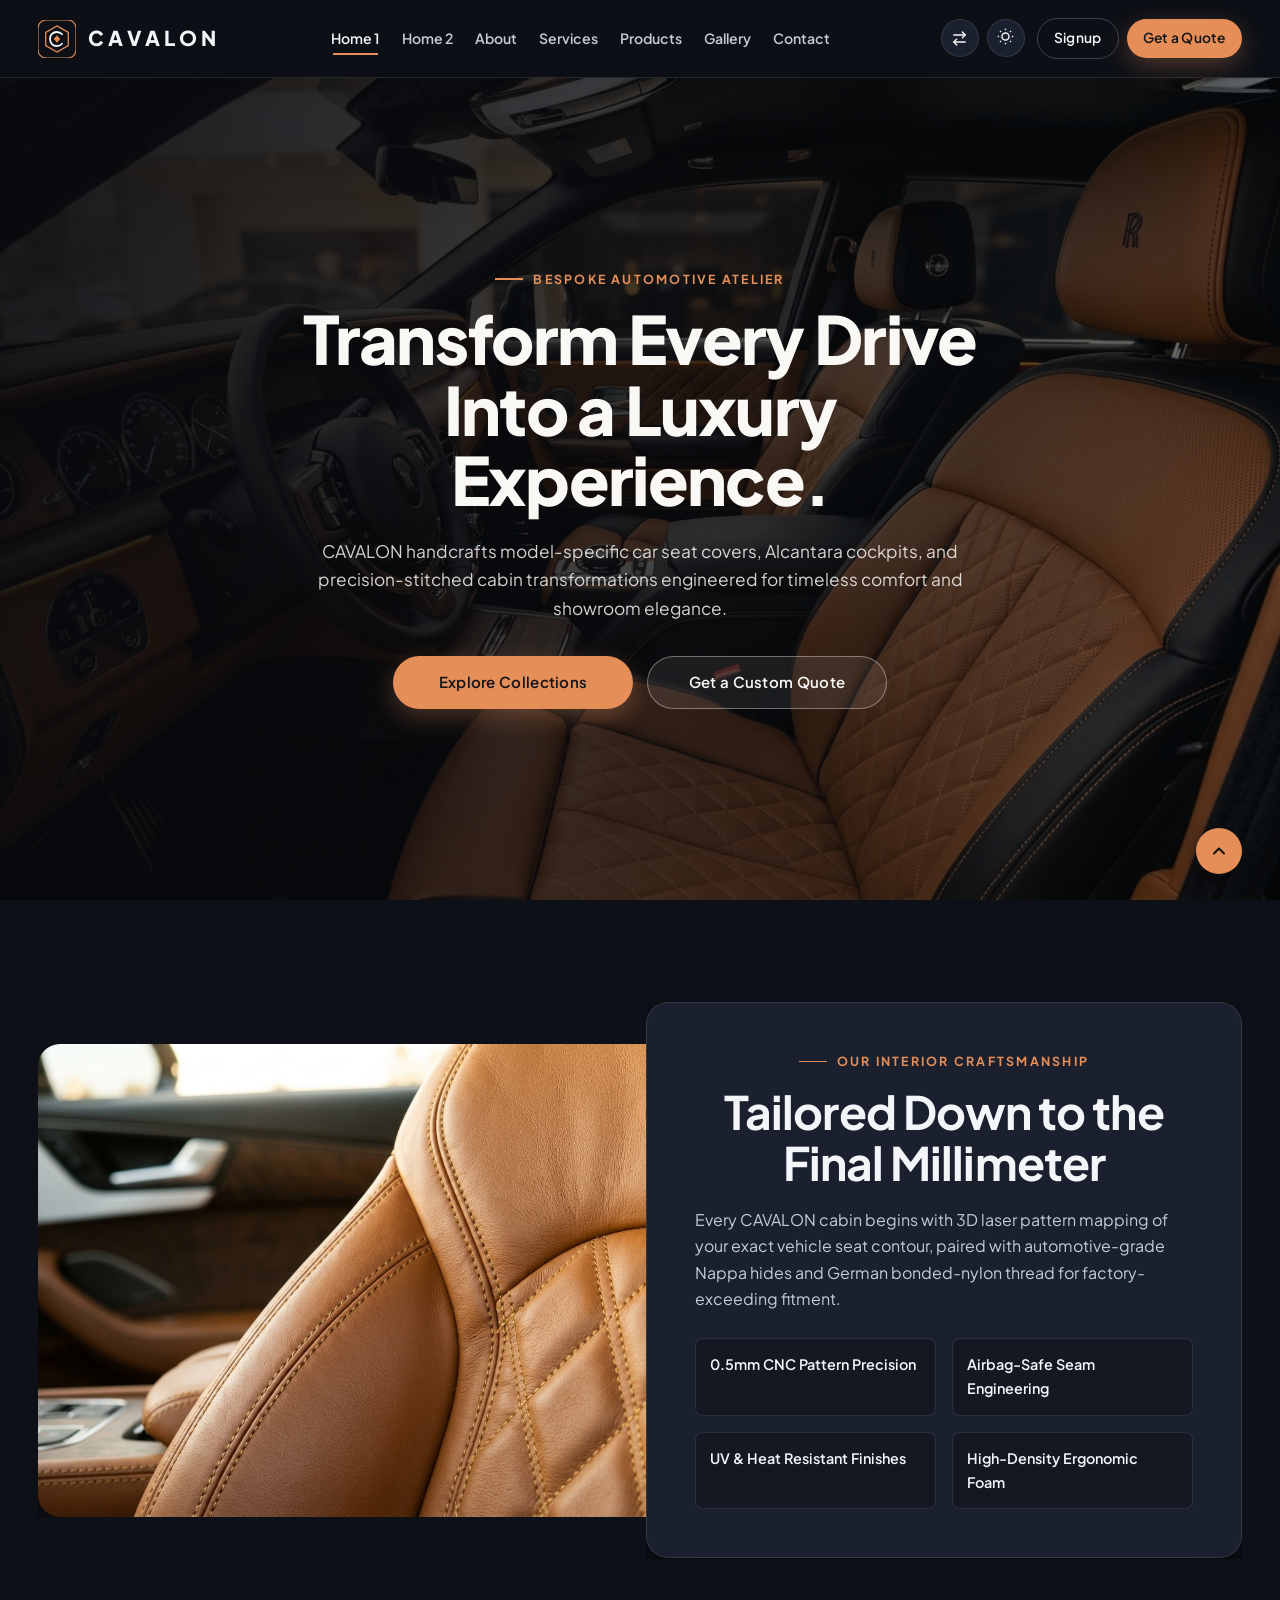
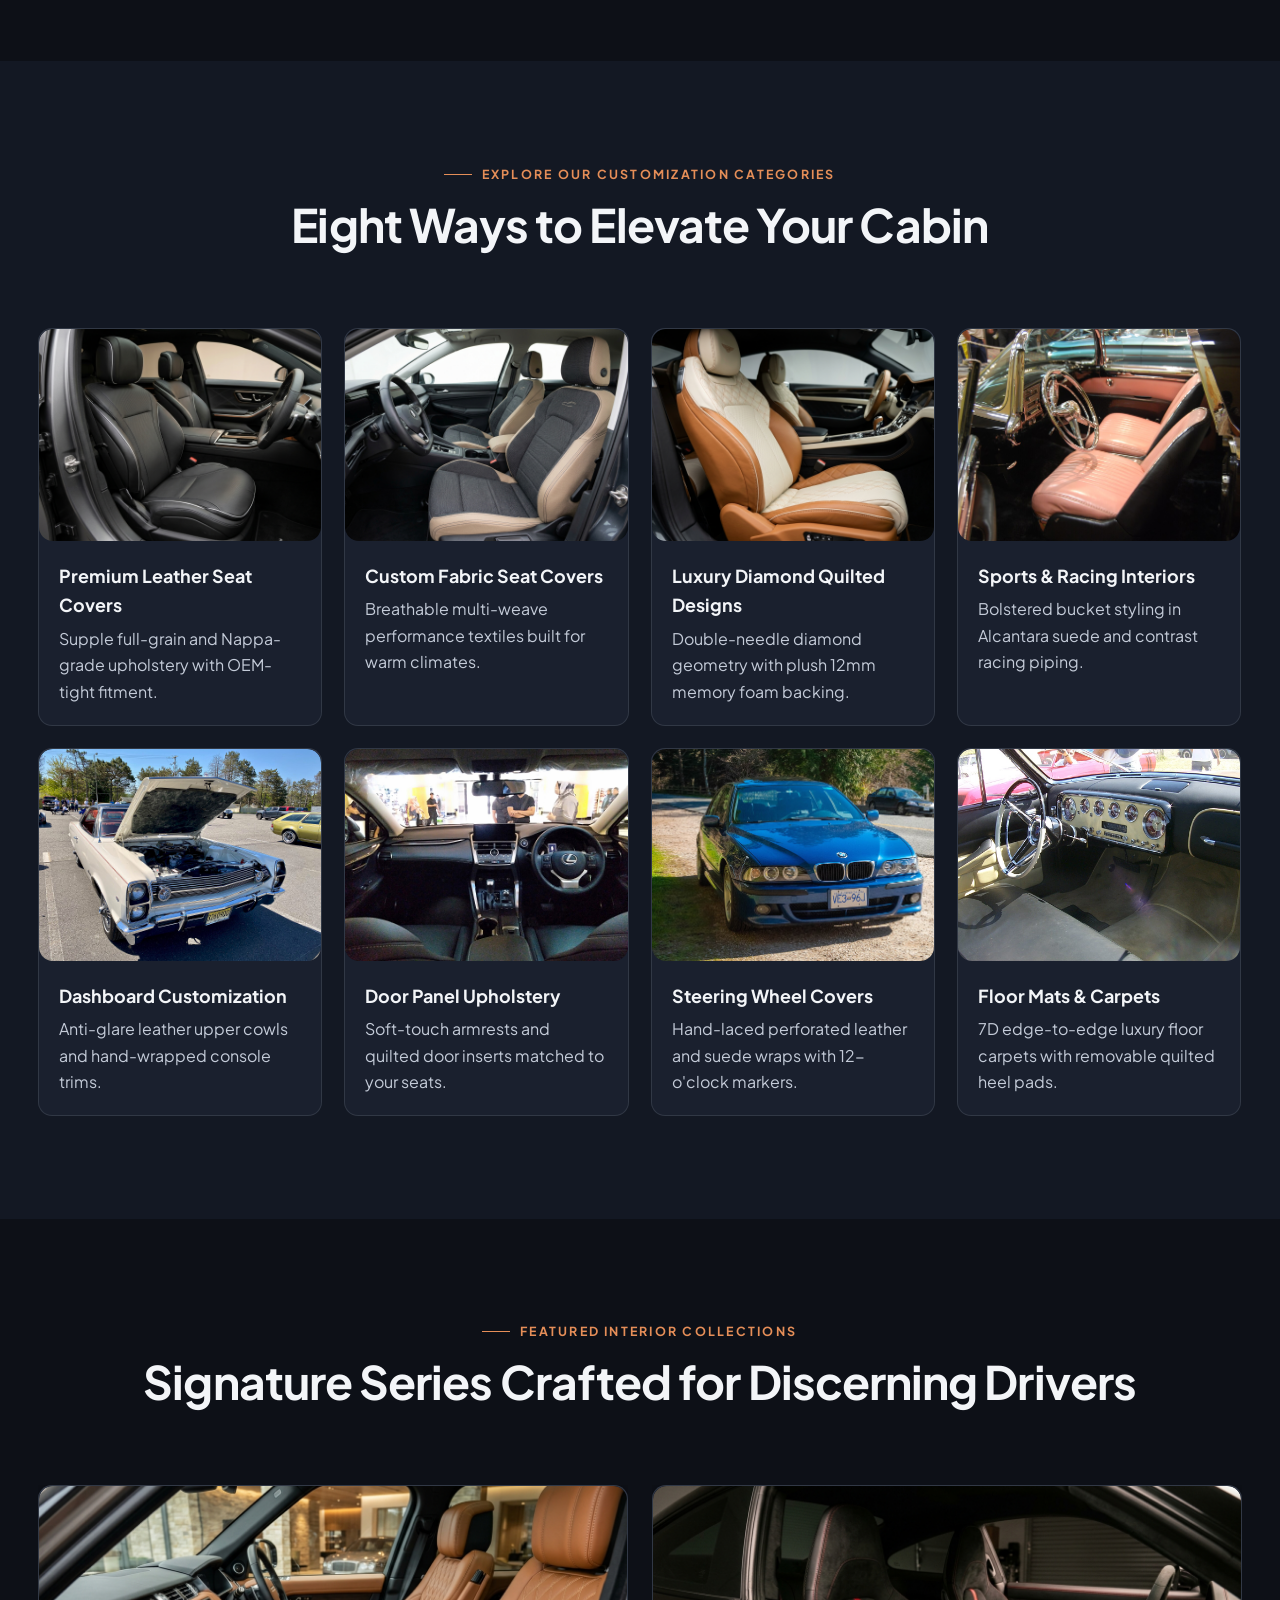
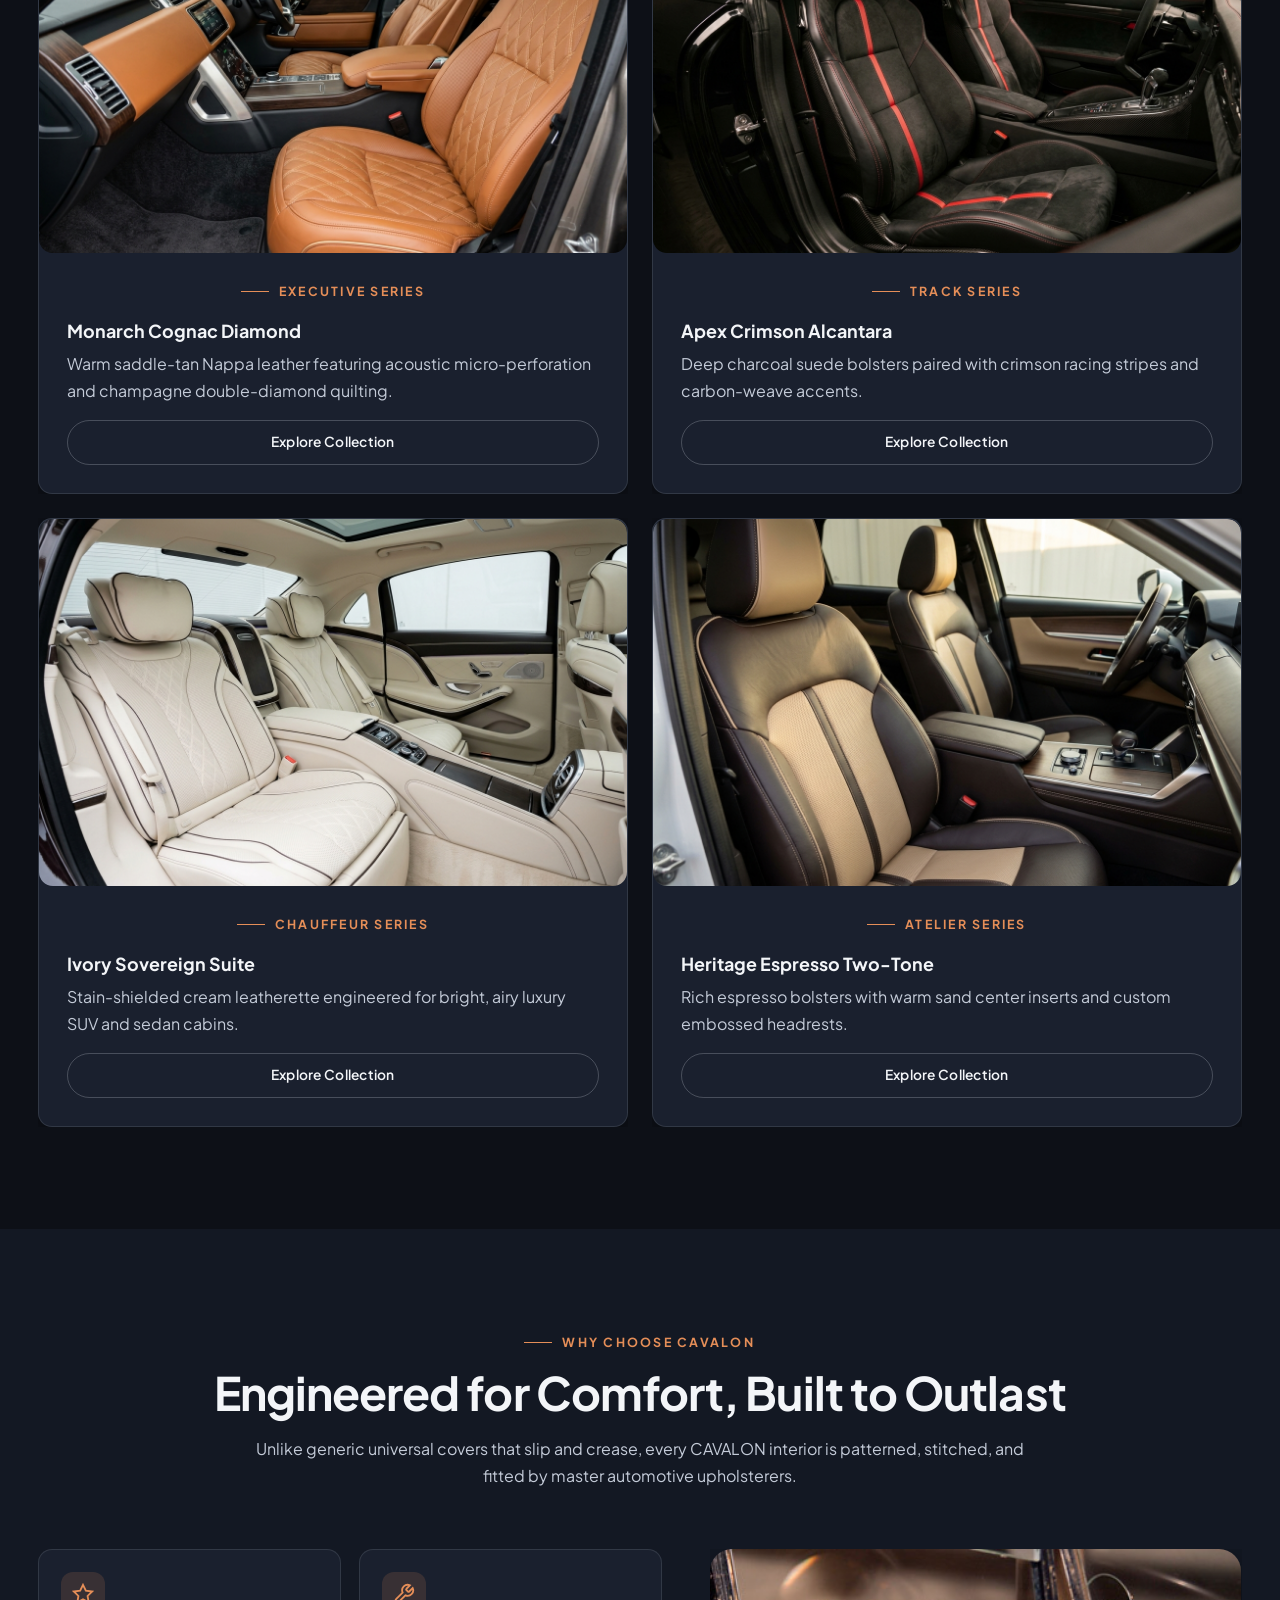
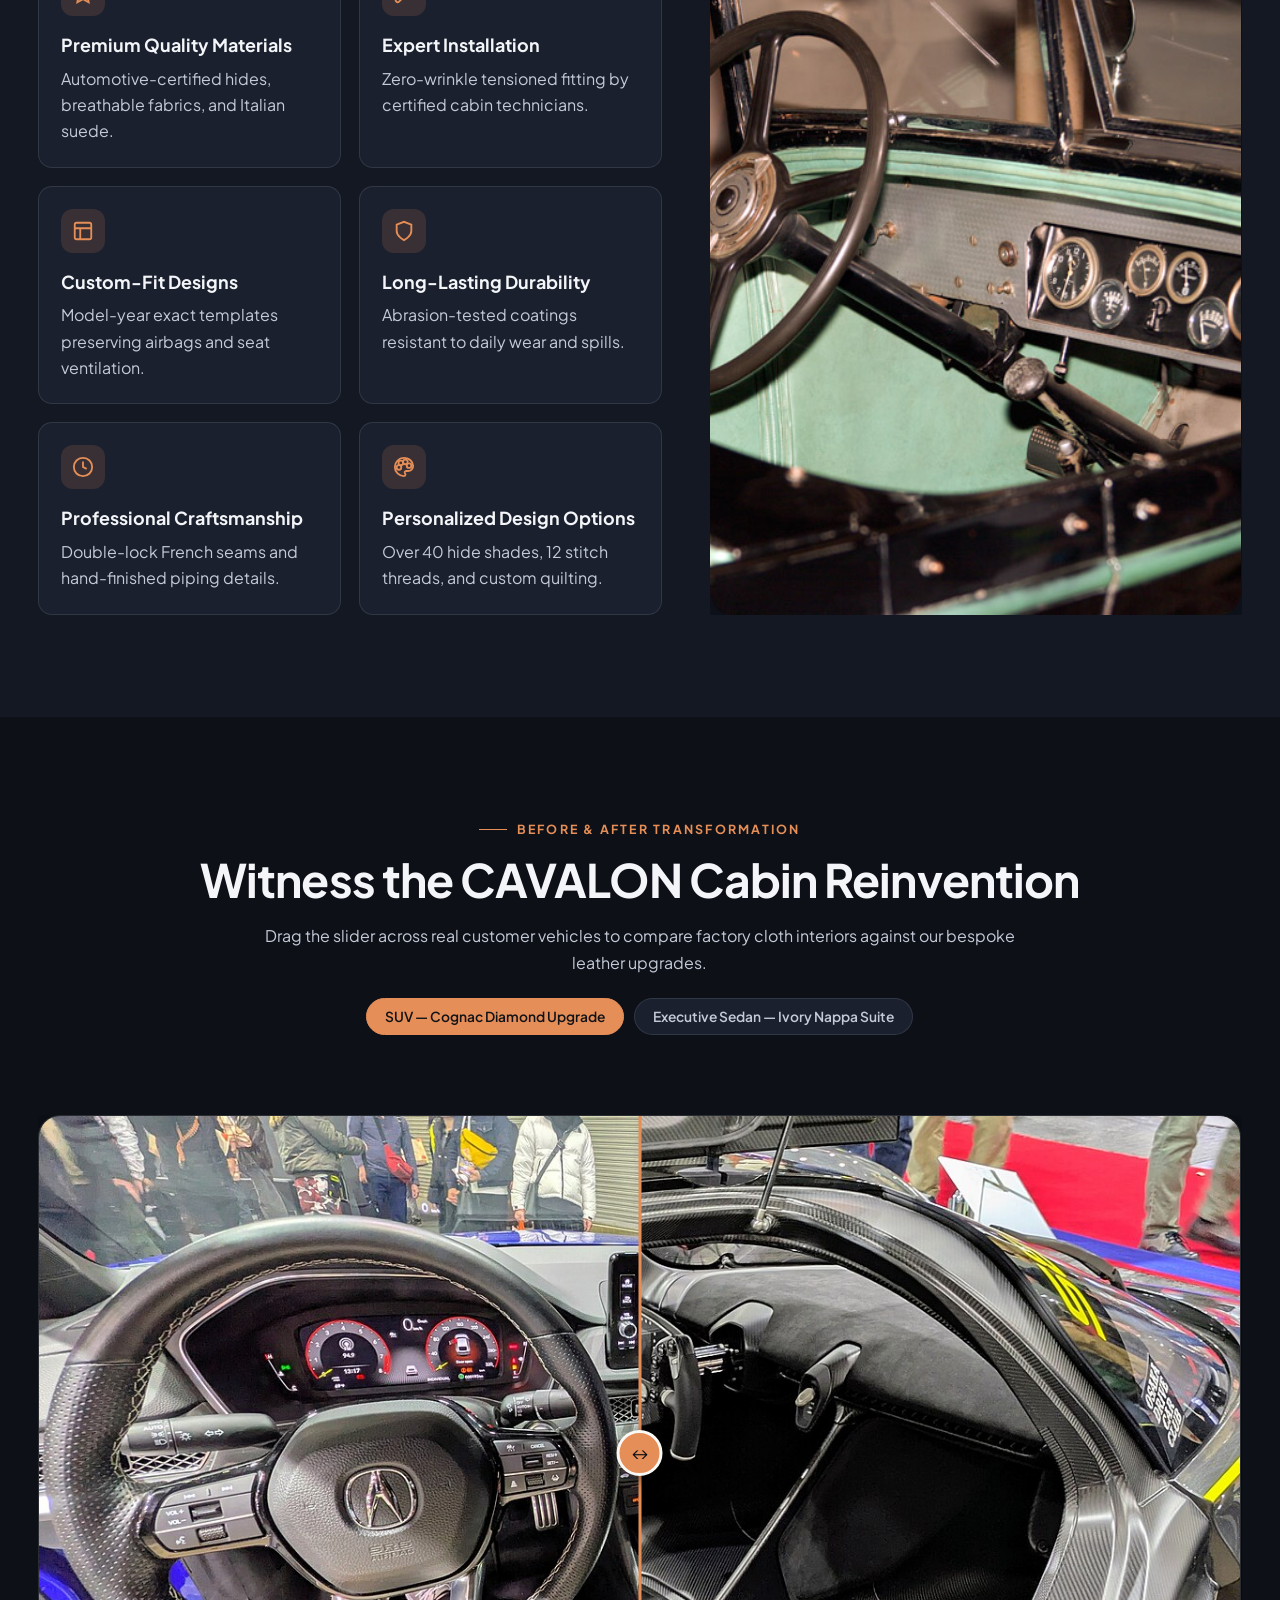
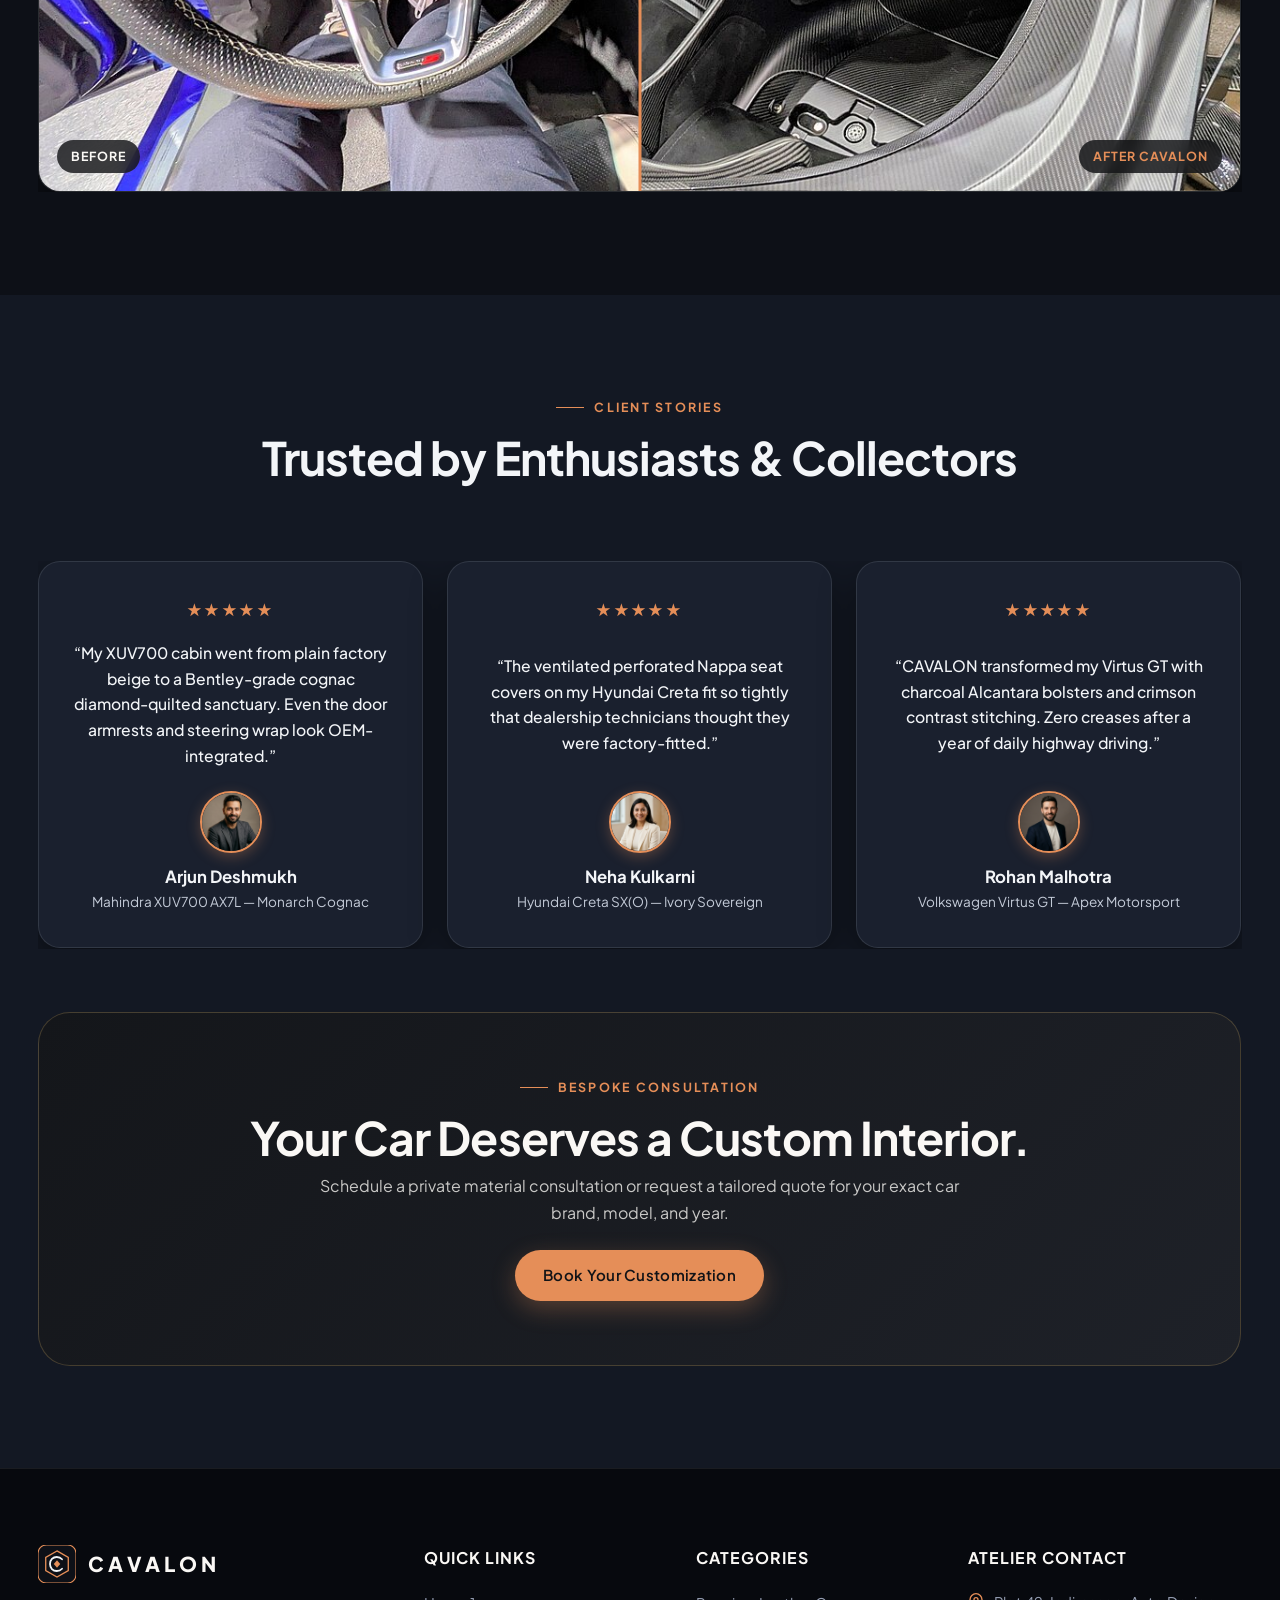
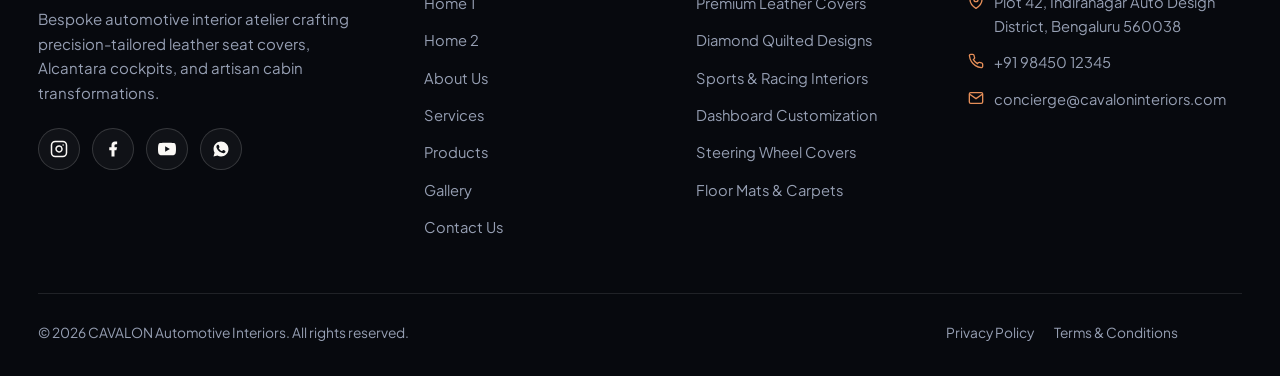
<file: index.html>
<!DOCTYPE html>
<html lang="en" data-theme="dark" dir="ltr">
<head>
  <meta charset="UTF-8" />
  <meta name="viewport" content="width=device-width, initial-scale=1.0" />
  <title>CAVALON — Luxury Car Seat Covers &amp; Bespoke Interior Customization</title>
  <meta name="description" content="Transform every drive into a luxury experience with CAVALON bespoke car seat covers, diamond-quilted Nappa leather, and tailored automotive interiors." />
  <link rel="icon" type="image/svg+xml" href="assets/images/favicon.svg" />
  <link rel="preconnect" href="https://fonts.googleapis.com" />
  <link rel="preconnect" href="https://fonts.gstatic.com" crossorigin />
  <link href="https://fonts.googleapis.com/css2?family=Plus+Jakarta+Sans:wght@400;500;600;700;800&display=swap" rel="stylesheet" />
  <link rel="stylesheet" href="assets/css/styles.css" />
  <link rel="stylesheet" href="assets/css/pages.css" />
</head>
<body>
  <header id="site-header"></header>

  <main>
    <!-- SECTION 1: PREMIUM HERO SECTION -->
    <section class="hero-h1" id="hero">
      <div class="hero-h1-media">
        <img src="assets/images/hero-home1.jpg" alt="CAVALON bespoke black and cognac leather luxury car interior" class="hero-h1-img" />
        <div class="hero-h1-scrim"></div>
      </div>
      <div class="container hero-h1-content">
        <span class="eyebrow hero-reveal-1">Bespoke Automotive Atelier</span>
        <h1 class="hero-h1-title hero-reveal-2">Transform Every Drive Into a Luxury Experience.</h1>
        <p class="hero-h1-sub hero-reveal-3">
          CAVALON handcrafts model-specific car seat covers, Alcantara cockpits, and precision-stitched cabin transformations engineered for timeless comfort and showroom elegance.
        </p>
        <div class="hero-cta-row hero-reveal-4">
          <a href="products.html" class="btn btn-primary">Explore Collections</a>
          <a href="contact.html" class="btn btn-light-outline">Get a Custom Quote</a>
        </div>
      </div>
    </section>

    <!-- SECTION 2: OUR INTERIOR CRAFTSMANSHIP -->
    <section class="section" id="craftsmanship">
      <div class="container">
        <div class="craft-overlap-grid">
          <div class="craft-img-frame img-zoom-wrap" data-anim="clip-reveal">
            <img src="assets/images/craft-home1.jpg" alt="Hand-stitched caramel leather car seat upholstery craftsmanship" loading="lazy" />
          </div>
          <div class="craft-floating-card" data-anim="fade-left" data-delay="140">
            <span class="eyebrow">Our Interior Craftsmanship</span>
            <h2 class="section-title">Tailored Down to the Final Millimeter</h2>
            <p class="section-subtitle">
              Every CAVALON cabin begins with 3D laser pattern mapping of your exact vehicle seat contour, paired with automotive-grade Nappa hides and German bonded-nylon thread for factory-exceeding fitment.
            </p>
            <div class="craft-pillars">
              <div class="craft-pillar">0.5mm CNC Pattern Precision</div>
              <div class="craft-pillar">Airbag-Safe Seam Engineering</div>
              <div class="craft-pillar">UV &amp; Heat Resistant Finishes</div>
              <div class="craft-pillar">High-Density Ergonomic Foam</div>
            </div>
          </div>
        </div>
      </div>
    </section>

    <!-- SECTION 3: EXPLORE OUR CUSTOMIZATION CATEGORIES (4x2 DESKTOP GRID) -->
    <section class="section section-alt" id="categories">
      <div class="container">
        <div class="section-header" data-anim="fade-up">
          <span class="eyebrow">Explore Our Customization Categories</span>
          <h2 class="section-title">Eight Ways to Elevate Your Cabin</h2>
        </div>

        <div class="categories-grid-4" data-anim="stagger-up">
          <a href="products.html?cat=leather" class="cat-scroll-card">
            <div class="img-zoom-wrap"><img src="assets/images/cat-leather.jpg" alt="Premium Leather Seat Covers" class="cat-scroll-img" loading="lazy" /></div>
            <div class="cat-scroll-body">
              <h3 class="cat-scroll-title">Premium Leather Seat Covers</h3>
              <p class="section-subtitle">Supple full-grain and Nappa-grade upholstery with OEM-tight fitment.</p>
            </div>
          </a>
          <a href="products.html?cat=fabric" class="cat-scroll-card">
            <div class="img-zoom-wrap"><img src="assets/images/cat-fabric.jpg" alt="Custom Fabric Seat Covers" class="cat-scroll-img" loading="lazy" /></div>
            <div class="cat-scroll-body">
              <h3 class="cat-scroll-title">Custom Fabric Seat Covers</h3>
              <p class="section-subtitle">Breathable multi-weave performance textiles built for warm climates.</p>
            </div>
          </a>
          <a href="products.html?cat=diamond" class="cat-scroll-card">
            <div class="img-zoom-wrap"><img src="assets/images/cat-diamond.jpg" alt="Luxury Diamond Quilted Designs" class="cat-scroll-img" loading="lazy" /></div>
            <div class="cat-scroll-body">
              <h3 class="cat-scroll-title">Luxury Diamond Quilted Designs</h3>
              <p class="section-subtitle">Double-needle diamond geometry with plush 12mm memory foam backing.</p>
            </div>
          </a>
          <a href="products.html?cat=sports" class="cat-scroll-card">
            <div class="img-zoom-wrap"><img src="assets/images/cat-sports.jpg" alt="Sports and Racing Interiors" class="cat-scroll-img" loading="lazy" /></div>
            <div class="cat-scroll-body">
              <h3 class="cat-scroll-title">Sports &amp; Racing Interiors</h3>
              <p class="section-subtitle">Bolstered bucket styling in Alcantara suede and contrast racing piping.</p>
            </div>
          </a>
          <a href="products.html?cat=dashboard" class="cat-scroll-card">
            <div class="img-zoom-wrap"><img src="assets/images/cat-dashboard.jpg" alt="Dashboard Customization" class="cat-scroll-img" loading="lazy" /></div>
            <div class="cat-scroll-body">
              <h3 class="cat-scroll-title">Dashboard Customization</h3>
              <p class="section-subtitle">Anti-glare leather upper cowls and hand-wrapped console trims.</p>
            </div>
          </a>
          <a href="products.html?cat=door" class="cat-scroll-card">
            <div class="img-zoom-wrap"><img src="assets/images/cat-door.jpg" alt="Door Panel Upholstery" class="cat-scroll-img" loading="lazy" /></div>
            <div class="cat-scroll-body">
              <h3 class="cat-scroll-title">Door Panel Upholstery</h3>
              <p class="section-subtitle">Soft-touch armrests and quilted door inserts matched to your seats.</p>
            </div>
          </a>
          <a href="products.html?cat=steering" class="cat-scroll-card">
            <div class="img-zoom-wrap"><img src="assets/images/cat-steering.jpg" alt="Steering Wheel Covers" class="cat-scroll-img" loading="lazy" /></div>
            <div class="cat-scroll-body">
              <h3 class="cat-scroll-title">Steering Wheel Covers</h3>
              <p class="section-subtitle">Hand-laced perforated leather and suede wraps with 12-o'clock markers.</p>
            </div>
          </a>
          <a href="products.html?cat=mats" class="cat-scroll-card">
            <div class="img-zoom-wrap"><img src="assets/images/cat-mats.jpg" alt="Floor Mats and Carpets" class="cat-scroll-img" loading="lazy" /></div>
            <div class="cat-scroll-body">
              <h3 class="cat-scroll-title">Floor Mats &amp; Carpets</h3>
              <p class="section-subtitle">7D edge-to-edge luxury floor carpets with removable quilted heel pads.</p>
            </div>
          </a>
        </div>
      </div>
    </section>

    <!-- SECTION 4: FEATURED INTERIOR COLLECTIONS (ASYMMETRIC SHOWCASE) -->
    <section class="section" id="featured-collections">
      <div class="container">
        <div class="section-header" data-anim="fade-up">
          <span class="eyebrow">Featured Interior Collections</span>
          <h2 class="section-title">Signature Series Crafted for Discerning Drivers</h2>
        </div>

        <div class="asymmetric-collections">
          <article class="card col-card-lg tilt-card" data-anim="zoom-in">
            <div class="col-media img-zoom-wrap">
              <img src="assets/images/col-monarch.jpg" alt="Monarch Cognac Edition" loading="lazy" />
            </div>
            <div class="col-body">
              <div>
                <span class="eyebrow">Executive Series</span>
                <h3 class="cat-scroll-title">Monarch Cognac Diamond</h3>
                <p class="section-subtitle">Warm saddle-tan Nappa leather featuring acoustic micro-perforation and champagne double-diamond quilting.</p>
              </div>
              <a href="products.html?cat=diamond" class="btn btn-secondary btn-sm">Explore Collection</a>
            </div>
          </article>

          <article class="card col-card-sm tilt-card" data-anim="zoom-in" data-delay="120">
            <div class="col-media img-zoom-wrap">
              <img src="assets/images/col-apex.jpg" alt="Apex Motorsport Edition" loading="lazy" />
            </div>
            <div class="col-body">
              <div>
                <span class="eyebrow">Track Series</span>
                <h3 class="cat-scroll-title">Apex Crimson Alcantara</h3>
                <p class="section-subtitle">Deep charcoal suede bolsters paired with crimson racing stripes and carbon-weave accents.</p>
              </div>
              <a href="products.html?cat=sports" class="btn btn-secondary btn-sm">Explore Collection</a>
            </div>
          </article>

          <article class="card col-card-sm-alt tilt-card" data-anim="zoom-in" data-delay="180">
            <div class="col-media img-zoom-wrap">
              <img src="assets/images/col-velvet.jpg" alt="Ivory Sovereign Suite" loading="lazy" />
            </div>
            <div class="col-body">
              <div>
                <span class="eyebrow">Chauffeur Series</span>
                <h3 class="cat-scroll-title">Ivory Sovereign Suite</h3>
                <p class="section-subtitle">Stain-shielded cream leatherette engineered for bright, airy luxury SUV and sedan cabins.</p>
              </div>
              <a href="products.html?cat=leather" class="btn btn-secondary btn-sm">Explore Collection</a>
            </div>
          </article>

          <article class="card col-card-lg-alt tilt-card" data-anim="zoom-in" data-delay="240">
            <div class="col-media img-zoom-wrap">
              <img src="assets/images/col-heritage.jpg" alt="Heritage Espresso Edition" loading="lazy" />
            </div>
            <div class="col-body">
              <div>
                <span class="eyebrow">Atelier Series</span>
                <h3 class="cat-scroll-title">Heritage Espresso Two-Tone</h3>
                <p class="section-subtitle">Rich espresso bolsters with warm sand center inserts and custom embossed headrests.</p>
              </div>
              <a href="products.html?cat=twotone" class="btn btn-secondary btn-sm">Explore Collection</a>
            </div>
          </article>
        </div>
      </div>
    </section>

    <!-- SECTION 5: WHY CHOOSE OUR CUSTOMIZATION -->
    <section class="section section-alt" id="why-choose">
      <div class="container">
        <div class="section-header" data-anim="fade-up">
          <span class="eyebrow">Why Choose CAVALON</span>
          <h2 class="section-title">Engineered for Comfort, Built to Outlast</h2>
          <p class="section-subtitle">
            Unlike generic universal covers that slip and crease, every CAVALON interior is patterned, stitched, and fitted by master automotive upholsterers.
          </p>
        </div>

        <div class="why-split">
          <div data-anim="fade-right">
            <div class="why-features-grid">
              <div class="why-feature-item">
                <div class="why-icon-box">
                  <svg width="22" height="22" viewBox="0 0 24 24" fill="none" stroke="currentColor" stroke-width="2"><path d="M12 2l3.09 6.26L22 9.27l-5 4.87 1.18 6.88L12 17.77l-6.18 3.25L7 14.14 2 9.27l6.91-1.01L12 2z"/></svg>
                </div>
                <h3 class="cat-scroll-title">Premium Quality Materials</h3>
                <p class="section-subtitle">Automotive-certified hides, breathable fabrics, and Italian suede.</p>
              </div>
              <div class="why-feature-item">
                <div class="why-icon-box">
                  <svg width="22" height="22" viewBox="0 0 24 24" fill="none" stroke="currentColor" stroke-width="2"><path d="M14.7 6.3a1 1 0 0 0 0 1.4l1.6 1.6a1 1 0 0 0 1.4 0l3.77-3.77a6 6 0 0 1-7.94 7.94l-6.91 6.91a2.12 2.12 0 0 1-3-3l6.91-6.91a6 6 0 0 1 7.94-7.94l-3.76 3.76z"/></svg>
                </div>
                <h3 class="cat-scroll-title">Expert Installation</h3>
                <p class="section-subtitle">Zero-wrinkle tensioned fitting by certified cabin technicians.</p>
              </div>
              <div class="why-feature-item">
                <div class="why-icon-box">
                  <svg width="22" height="22" viewBox="0 0 24 24" fill="none" stroke="currentColor" stroke-width="2"><rect x="3" y="3" width="18" height="18" rx="2"/><path d="M3 9h18M9 21V9"/></svg>
                </div>
                <h3 class="cat-scroll-title">Custom-Fit Designs</h3>
                <p class="section-subtitle">Model-year exact templates preserving airbags and seat ventilation.</p>
              </div>
              <div class="why-feature-item">
                <div class="why-icon-box">
                  <svg width="22" height="22" viewBox="0 0 24 24" fill="none" stroke="currentColor" stroke-width="2"><path d="M12 22s8-4 8-10V5l-8-3-8 3v7c0 6 8 10 8 10z"/></svg>
                </div>
                <h3 class="cat-scroll-title">Long-Lasting Durability</h3>
                <p class="section-subtitle">Abrasion-tested coatings resistant to daily wear and spills.</p>
              </div>
              <div class="why-feature-item">
                <div class="why-icon-box">
                  <svg width="22" height="22" viewBox="0 0 24 24" fill="none" stroke="currentColor" stroke-width="2"><circle cx="12" cy="12" r="10"/><polyline points="12 6 12 12 16 14"/></svg>
                </div>
                <h3 class="cat-scroll-title">Professional Craftsmanship</h3>
                <p class="section-subtitle">Double-lock French seams and hand-finished piping details.</p>
              </div>
              <div class="why-feature-item">
                <div class="why-icon-box">
                  <svg width="22" height="22" viewBox="0 0 24 24" fill="none" stroke="currentColor" stroke-width="2"><circle cx="13.5" cy="6.5" r="2.5"/><circle cx="17.5" cy="10.5" r="2.5"/><circle cx="8.5" cy="7.5" r="2.5"/><circle cx="6.5" cy="12.5" r="2.5"/><path d="M12 2C6.5 2 2 6.5 2 12s4.5 10 10 10c.926 0 1.648-.746 1.648-1.688 0-.437-.18-.835-.437-1.125-.29-.289-.438-.652-.438-1.125a1.64 1.64 0 0 1 1.668-1.668h1.996c3.051 0 5.555-2.503 5.555-5.554C21.965 6.012 17.461 2 12 2z"/></svg>
                </div>
                <h3 class="cat-scroll-title">Personalized Design Options</h3>
                <p class="section-subtitle">Over 40 hide shades, 12 stitch threads, and custom quilting.</p>
              </div>
            </div>
          </div>

          <div class="craft-img-frame img-zoom-wrap" data-anim="fade-left" data-delay="120">
            <img src="assets/images/why-choose.jpg" alt="Precision automotive leather stitching detail" loading="lazy" />
          </div>
        </div>
      </div>
    </section>

    <!-- SECTION 6: BEFORE & AFTER TRANSFORMATION -->
    <section class="section" id="before-after">
      <div class="container">
        <div class="section-header centered" data-anim="fade-up">
          <span class="eyebrow">Before &amp; After Transformation</span>
          <h2 class="section-title">Witness the CAVALON Cabin Reinvention</h2>
          <p class="section-subtitle">Drag the slider across real customer vehicles to compare factory cloth interiors against our bespoke leather upgrades.</p>
          <div class="brand-pills" style="margin-top: 22px; justify-content: center;">
            <button type="button" class="filter-pill active" data-ba-switch="0">SUV — Cognac Diamond Upgrade</button>
            <button type="button" class="filter-pill" data-ba-switch="1">Executive Sedan — Ivory Nappa Suite</button>
          </div>
        </div>

        <div class="ba-slider" id="h1-ba-slider" data-anim="mask-slide">
          <img src="assets/images/ba1-before.jpg" alt="Original factory car interior before customization" class="ba-img" id="h1-ba-before" />
          <div class="ba-after-wrap">
            <img src="assets/images/ba1-after.jpg" alt="Custom luxury leather car interior after CAVALON transformation" class="ba-img" id="h1-ba-after" />
          </div>
          <div class="ba-handle">
            <div class="ba-handle-knob">&harr;</div>
          </div>
          <span class="ba-badge ba-badge-before">Before</span>
          <span class="ba-badge ba-badge-after">After CAVALON</span>
          <input type="range" min="5" max="95" value="50" class="ba-range" aria-label="Before and after comparison slider" />
        </div>
      </div>
    </section>

    <!-- SECTION 7: CUSTOMER TESTIMONIALS & FINAL CTA -->
    <section class="section section-alt" id="testimonials">
      <div class="container">
        <div class="section-header centered" data-anim="fade-up">
          <span class="eyebrow">Client Stories</span>
          <h2 class="section-title">Trusted by Enthusiasts &amp; Collectors</h2>
        </div>

        <div class="testimonials-grid" data-anim="flip-up">
          <article class="testimonial-card">
            <div class="testimonial-stars">&#9733;&#9733;&#9733;&#9733;&#9733;</div>
            <p class="testimonial-quote">
              “My XUV700 cabin went from plain factory beige to a Bentley-grade cognac diamond-quilted sanctuary. Even the door armrests and steering wrap look OEM-integrated.”
            </p>
            <div class="testimonial-author-row">
              <img src="assets/images/avatar-1.jpg" alt="Arjun Deshmukh portrait" class="testimonial-avatar" loading="lazy" />
              <div>
                <h4 style="font-family: var(--font-display); font-size: 1.05rem;">Arjun Deshmukh</h4>
                <p class="section-subtitle" style="font-size: 0.85rem;">Mahindra XUV700 AX7L — Monarch Cognac</p>
              </div>
            </div>
          </article>

          <article class="testimonial-card">
            <div class="testimonial-stars">&#9733;&#9733;&#9733;&#9733;&#9733;</div>
            <p class="testimonial-quote">
              “The ventilated perforated Nappa seat covers on my Hyundai Creta fit so tightly that dealership technicians thought they were factory-fitted.”
            </p>
            <div class="testimonial-author-row">
              <img src="assets/images/avatar-2.jpg" alt="Neha Kulkarni portrait" class="testimonial-avatar" loading="lazy" />
              <div>
                <h4 style="font-family: var(--font-display); font-size: 1.05rem;">Neha Kulkarni</h4>
                <p class="section-subtitle" style="font-size: 0.85rem;">Hyundai Creta SX(O) — Ivory Sovereign</p>
              </div>
            </div>
          </article>

          <article class="testimonial-card">
            <div class="testimonial-stars">&#9733;&#9733;&#9733;&#9733;&#9733;</div>
            <p class="testimonial-quote">
              “CAVALON transformed my Virtus GT with charcoal Alcantara bolsters and crimson contrast stitching. Zero creases after a year of daily highway driving.”
            </p>
            <div class="testimonial-author-row">
              <img src="assets/images/avatar-3.jpg" alt="Rohan Malhotra portrait" class="testimonial-avatar" loading="lazy" />
              <div>
                <h4 style="font-family: var(--font-display); font-size: 1.05rem;">Rohan Malhotra</h4>
                <p class="section-subtitle" style="font-size: 0.85rem;">Volkswagen Virtus GT — Apex Motorsport</p>
              </div>
            </div>
          </article>
        </div>

        <div class="final-cta-banner" data-anim="blur-in">
          <div>
            <span class="eyebrow">Bespoke Consultation</span>
            <h2 class="section-title">Your Car Deserves a Custom Interior.</h2>
            <p style="color: rgba(250, 248, 245, 0.78); max-width: 56ch;">
              Schedule a private material consultation or request a tailored quote for your exact car brand, model, and year.
            </p>
          </div>
          <a href="contact.html" class="btn btn-primary">Book Your Customization</a>
        </div>
      </div>
    </section>
  </main>

  <footer id="site-footer"></footer>

  <script src="assets/js/main.js"></script>
  <script>
    const baPairs = [
      { before: 'assets/images/ba1-before.jpg', after: 'assets/images/ba1-after.jpg' },
      { before: 'assets/images/ba2-before.jpg', after: 'assets/images/ba2-after.jpg' }
    ];
    document.querySelectorAll('[data-ba-switch]').forEach((btn) => {
      btn.addEventListener('click', () => {
        document.querySelectorAll('[data-ba-switch]').forEach((b) => b.classList.remove('active'));
        btn.classList.add('active');
        const idx = parseInt(btn.getAttribute('data-ba-switch'), 10);
        document.getElementById('h1-ba-before').src = baPairs[idx].before;
        document.getElementById('h1-ba-after').src = baPairs[idx].after;
      });
    });

    const testimonials = [
      {
        quote: '“My XUV700 cabin went from plain factory beige to a Bentley-grade cognac diamond-quilted sanctuary. Even the door armrests and steering wrap look OEM-integrated.”',
        author: 'Arjun Deshmukh',
        vehicle: 'Mahindra XUV700 AX7L — Monarch Cognac Package'
      },
      {
        quote: '“The ventilated perforated Nappa seat covers on my Hyundai Creta fit so tightly that dealership technicians thought they were factory-fitted.”',
        author: 'Neha Kulkarni',
        vehicle: 'Hyundai Creta SX(O) — Ivory Sovereign Suite'
      },
      {
        quote: '“CAVALON transformed my Virtus GT with charcoal Alcantara bolsters and crimson contrast stitching. Zero creases after a year of daily highway driving.”',
        author: 'Rohan Malhotra',
        vehicle: 'Volkswagen Virtus GT — Apex Motorsport Interior'
      }
    ];
    let tIdx = 0;
    const renderTestimonial = () => {
      document.getElementById('t-quote').textContent = testimonials[tIdx].quote;
      document.getElementById('t-author').textContent = testimonials[tIdx].author;
      document.getElementById('t-vehicle').textContent = testimonials[tIdx].vehicle;
    };
    document.getElementById('t-prev')?.addEventListener('click', () => {
      tIdx = (tIdx - 1 + testimonials.length) % testimonials.length;
      renderTestimonial();
    });
    document.getElementById('t-next')?.addEventListener('click', () => {
      tIdx = (tIdx + 1) % testimonials.length;
      renderTestimonial();
    });
  </script>
</body>
</html>
</file>
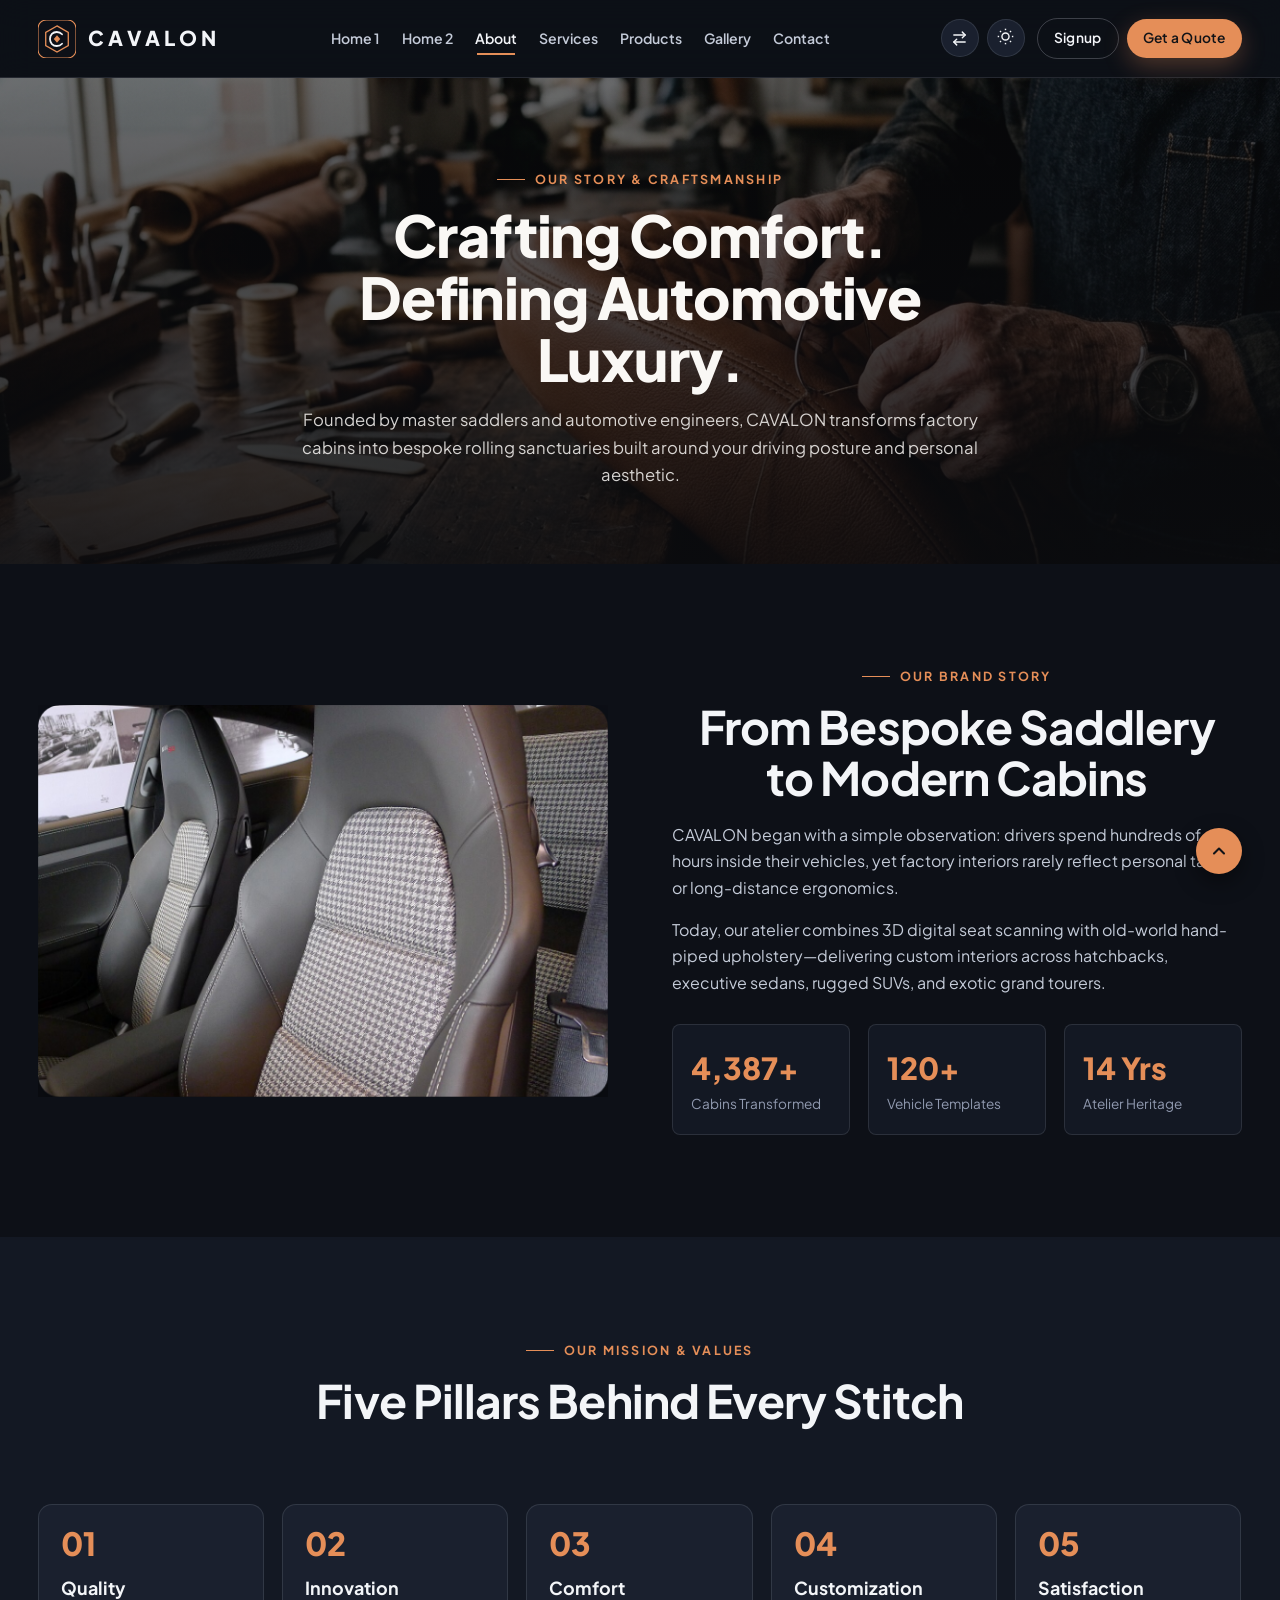
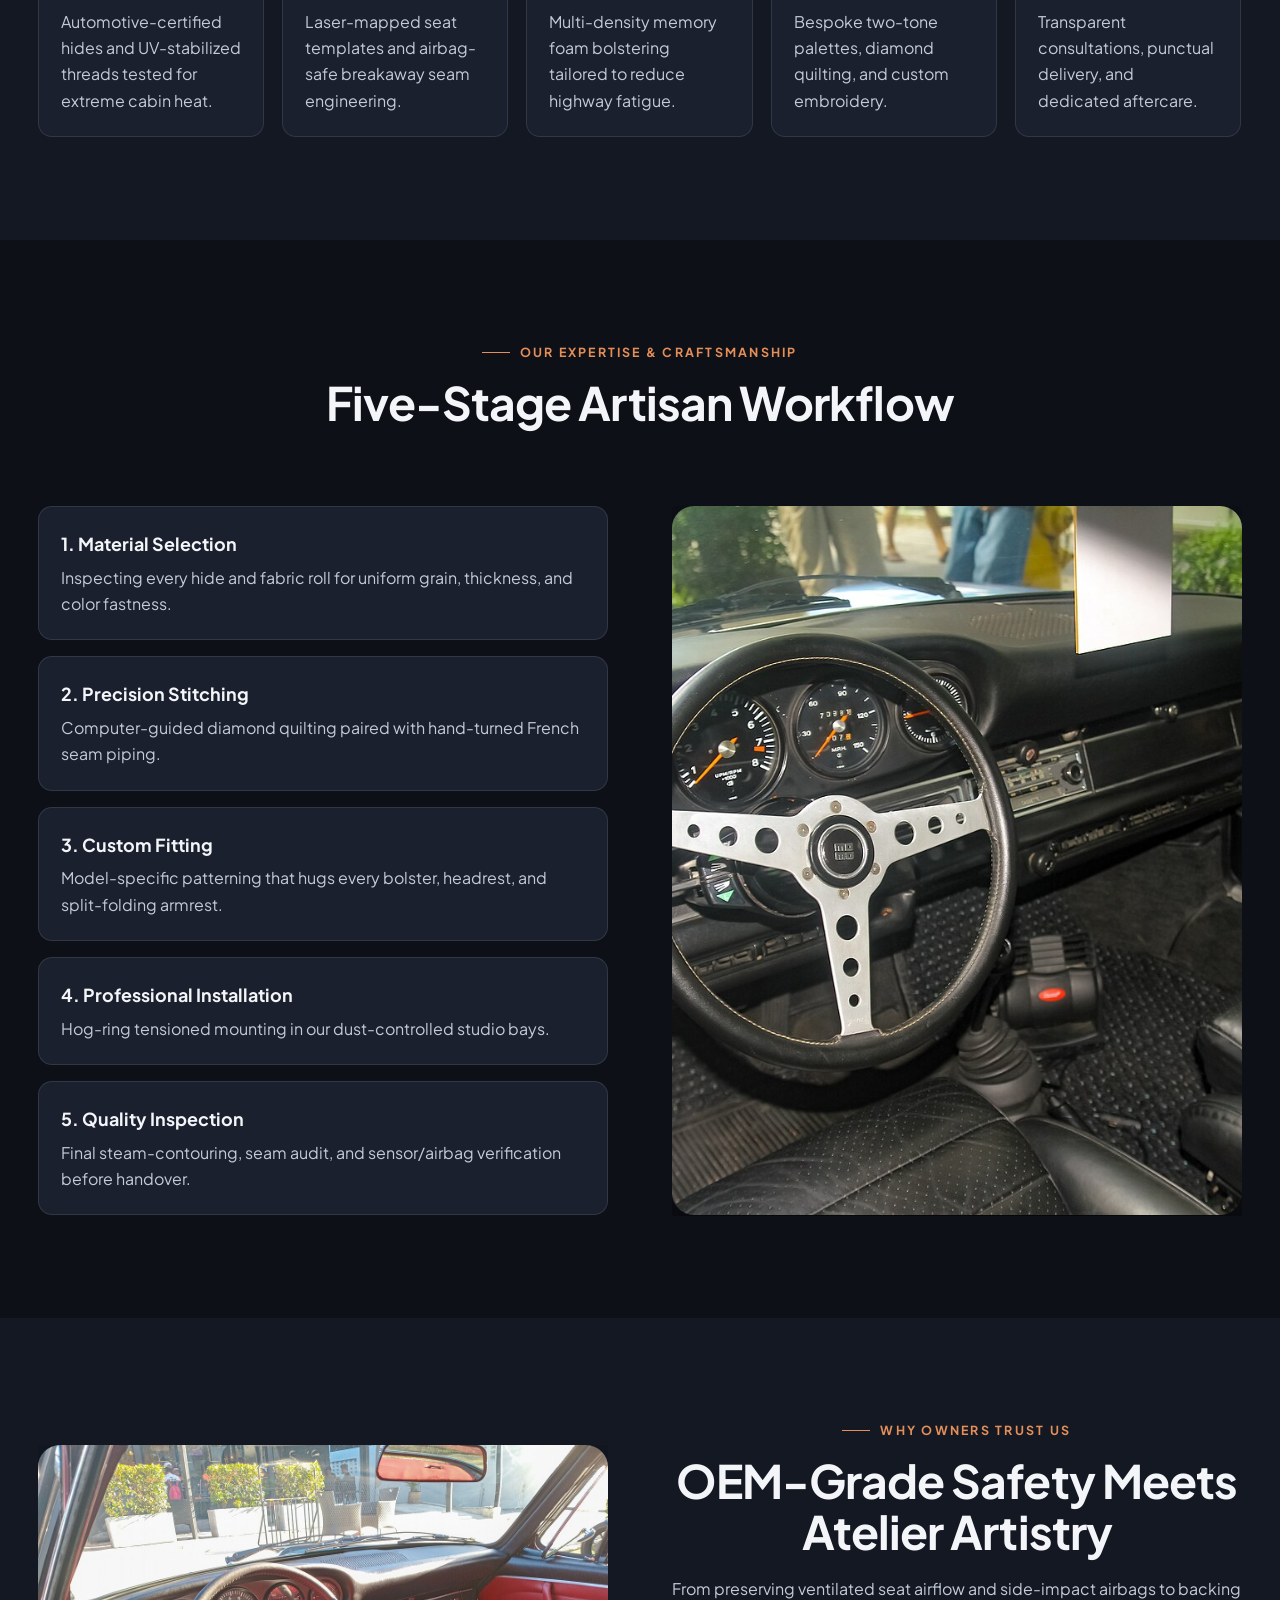
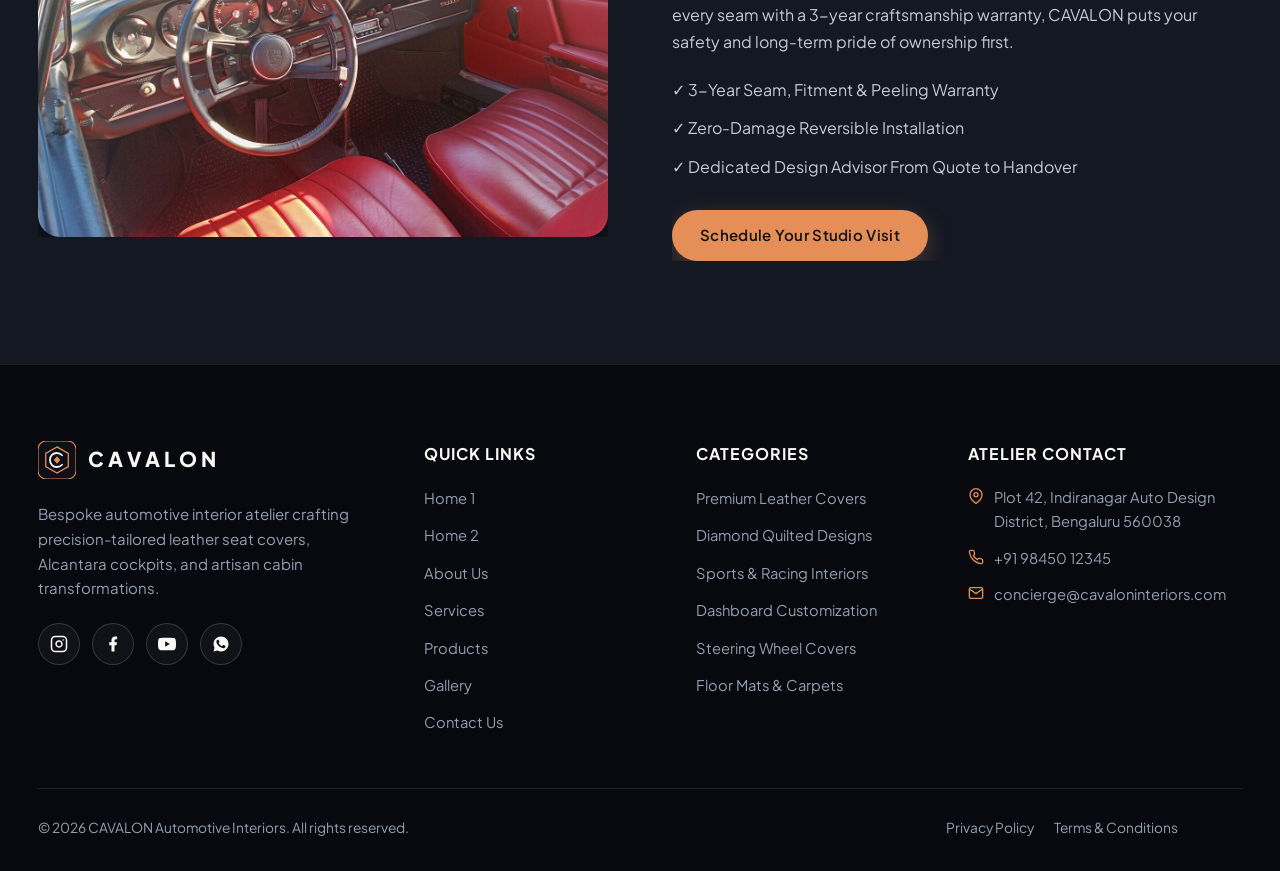
<file: about.html>
<!DOCTYPE html>
<html lang="en" data-theme="dark" dir="ltr">
<head>
  <meta charset="UTF-8" />
  <meta name="viewport" content="width=device-width, initial-scale=1.0" />
  <title>About Us — CAVALON Automotive Interior Atelier</title>
  <meta name="description" content="Discover the story, craftsmanship, mission, and precision upholstery process behind CAVALON luxury automotive interiors." />
  <link rel="icon" type="image/svg+xml" href="assets/images/favicon.svg" />
  <link rel="preconnect" href="https://fonts.googleapis.com" />
  <link rel="preconnect" href="https://fonts.gstatic.com" crossorigin />
  <link href="https://fonts.googleapis.com/css2?family=Plus+Jakarta+Sans:wght@400;500;600;700;800&display=swap" rel="stylesheet" />
  <link rel="stylesheet" href="assets/css/styles.css" />
  <link rel="stylesheet" href="assets/css/pages.css" />
</head>
<body>
  <header id="site-header"></header>

  <main>
    <!-- SECTION 1: ABOUT HERO -->
    <section class="page-hero" id="about-hero">
      <img src="assets/images/hero-about.jpg" alt="Master craftsman hand-stitching leather automotive seat" class="page-hero-bg" />
      <div class="page-hero-overlay"></div>
      <div class="container page-hero-content">
        <span class="eyebrow hero-reveal-1">Our Story &amp; Craftsmanship</span>
        <h1 class="page-hero-title hero-reveal-2">Crafting Comfort. Defining Automotive Luxury.</h1>
        <p class="page-hero-desc hero-reveal-3">
          Founded by master saddlers and automotive engineers, CAVALON transforms factory cabins into bespoke rolling sanctuaries built around your driving posture and personal aesthetic.
        </p>
      </div>
    </section>

    <!-- SECTION 2: OUR BRAND STORY -->
    <section class="section" id="brand-story">
      <div class="container">
        <div class="split-editorial">
          <div class="craft-img-frame img-zoom-wrap" data-anim="mask-slide">
            <img src="assets/images/about-story.jpg" alt="CAVALON leather craft workshop and brass tools" loading="lazy" />
          </div>
          <div data-anim="fade-left">
            <span class="eyebrow">Our Brand Story</span>
            <h2 class="section-title">From Bespoke Saddlery to Modern Cabins</h2>
            <p class="section-subtitle" style="margin-bottom: 16px;">
              CAVALON began with a simple observation: drivers spend hundreds of hours inside their vehicles, yet factory interiors rarely reflect personal taste or long-distance ergonomics.
            </p>
            <p class="section-subtitle">
              Today, our atelier combines 3D digital seat scanning with old-world hand-piped upholstery—delivering custom interiors across hatchbacks, executive sedans, rugged SUVs, and exotic grand tourers.
            </p>
            <div class="stats-row">
              <div class="stat-box">
                <div class="stat-value" data-counter="4800" data-suffix="+">0</div>
                <div style="font-size: 0.85rem; color: var(--text-muted);">Cabins Transformed</div>
              </div>
              <div class="stat-box">
                <div class="stat-value" data-counter="120" data-suffix="+">0</div>
                <div style="font-size: 0.85rem; color: var(--text-muted);">Vehicle Templates</div>
              </div>
              <div class="stat-box">
                <div class="stat-value" data-counter="14" data-suffix=" Yrs">0</div>
                <div style="font-size: 0.85rem; color: var(--text-muted);">Atelier Heritage</div>
              </div>
            </div>
          </div>
        </div>
      </div>
    </section>

    <!-- SECTION 3: OUR MISSION & VALUES -->
    <section class="section section-alt" id="mission-values">
      <div class="container">
        <div class="section-header centered" data-anim="fade-up">
          <span class="eyebrow">Our Mission &amp; Values</span>
          <h2 class="section-title">Five Pillars Behind Every Stitch</h2>
        </div>

        <div class="values-grid" data-anim="stagger-up">
          <div class="why-feature-item">
            <div class="timeline-num">01</div>
            <h3 class="cat-scroll-title">Quality</h3>
            <p class="section-subtitle">Automotive-certified hides and UV-stabilized threads tested for extreme cabin heat.</p>
          </div>
          <div class="why-feature-item">
            <div class="timeline-num">02</div>
            <h3 class="cat-scroll-title">Innovation</h3>
            <p class="section-subtitle">Laser-mapped seat templates and airbag-safe breakaway seam engineering.</p>
          </div>
          <div class="why-feature-item">
            <div class="timeline-num">03</div>
            <h3 class="cat-scroll-title">Comfort</h3>
            <p class="section-subtitle">Multi-density memory foam bolstering tailored to reduce highway fatigue.</p>
          </div>
          <div class="why-feature-item">
            <div class="timeline-num">04</div>
            <h3 class="cat-scroll-title">Customization</h3>
            <p class="section-subtitle">Bespoke two-tone palettes, diamond quilting, and custom embroidery.</p>
          </div>
          <div class="why-feature-item">
            <div class="timeline-num">05</div>
            <h3 class="cat-scroll-title">Satisfaction</h3>
            <p class="section-subtitle">Transparent consultations, punctual delivery, and dedicated aftercare.</p>
          </div>
        </div>
      </div>
    </section>

    <!-- SECTION 4: OUR EXPERTISE & CRAFTSMANSHIP -->
    <section class="section" id="expertise">
      <div class="container">
        <div class="section-header" data-anim="fade-up">
          <span class="eyebrow">Our Expertise &amp; Craftsmanship</span>
          <h2 class="section-title">Five-Stage Artisan Workflow</h2>
        </div>

        <div class="split-editorial">
          <div data-anim="fade-right">
            <div style="display: grid; gap: 16px;">
              <div class="why-feature-item">
                <h3 class="cat-scroll-title">1. Material Selection</h3>
                <p class="section-subtitle">Inspecting every hide and fabric roll for uniform grain, thickness, and color fastness.</p>
              </div>
              <div class="why-feature-item">
                <h3 class="cat-scroll-title">2. Precision Stitching</h3>
                <p class="section-subtitle">Computer-guided diamond quilting paired with hand-turned French seam piping.</p>
              </div>
              <div class="why-feature-item">
                <h3 class="cat-scroll-title">3. Custom Fitting</h3>
                <p class="section-subtitle">Model-specific patterning that hugs every bolster, headrest, and split-folding armrest.</p>
              </div>
              <div class="why-feature-item">
                <h3 class="cat-scroll-title">4. Professional Installation</h3>
                <p class="section-subtitle">Hog-ring tensioned mounting in our dust-controlled studio bays.</p>
              </div>
              <div class="why-feature-item">
                <h3 class="cat-scroll-title">5. Quality Inspection</h3>
                <p class="section-subtitle">Final steam-contouring, seam audit, and sensor/airbag verification before handover.</p>
              </div>
            </div>
          </div>

          <div class="craft-img-frame img-zoom-wrap" data-anim="clip-reveal">
            <img src="assets/images/about-expertise.jpg" alt="Precision sewing of luxury automotive leather upholstery" loading="lazy" />
          </div>
        </div>
      </div>
    </section>

    <!-- SECTION 5: WHY AUTOMOTIVE OWNERS TRUST US -->
    <section class="section section-alt" id="trust-us">
      <div class="container">
        <div class="split-editorial">
          <div class="craft-img-frame img-zoom-wrap" data-anim="zoom-in">
            <img src="assets/images/about-trust.jpg" alt="CAVALON luxury car showroom interior inspection" loading="lazy" />
          </div>
          <div data-anim="fade-up">
            <span class="eyebrow">Why Owners Trust Us</span>
            <h2 class="section-title">OEM-Grade Safety Meets Atelier Artistry</h2>
            <p class="section-subtitle" style="margin-bottom: 22px;">
              From preserving ventilated seat airflow and side-impact airbags to backing every seam with a 3-year craftsmanship warranty, CAVALON puts your safety and long-term pride of ownership first.
            </p>
            <ul style="display: grid; gap: 12px; margin-bottom: 30px; color: var(--text-secondary);">
              <li>&#10003; 3-Year Seam, Fitment &amp; Peeling Warranty</li>
              <li>&#10003; Zero-Damage Reversible Installation</li>
              <li>&#10003; Dedicated Design Advisor From Quote to Handover</li>
            </ul>
            <a href="contact.html" class="btn btn-primary">Schedule Your Studio Visit</a>
          </div>
        </div>
      </div>
    </section>
  </main>

  <footer id="site-footer"></footer>
  <script src="assets/js/main.js"></script>
</body>
</html>
</file>
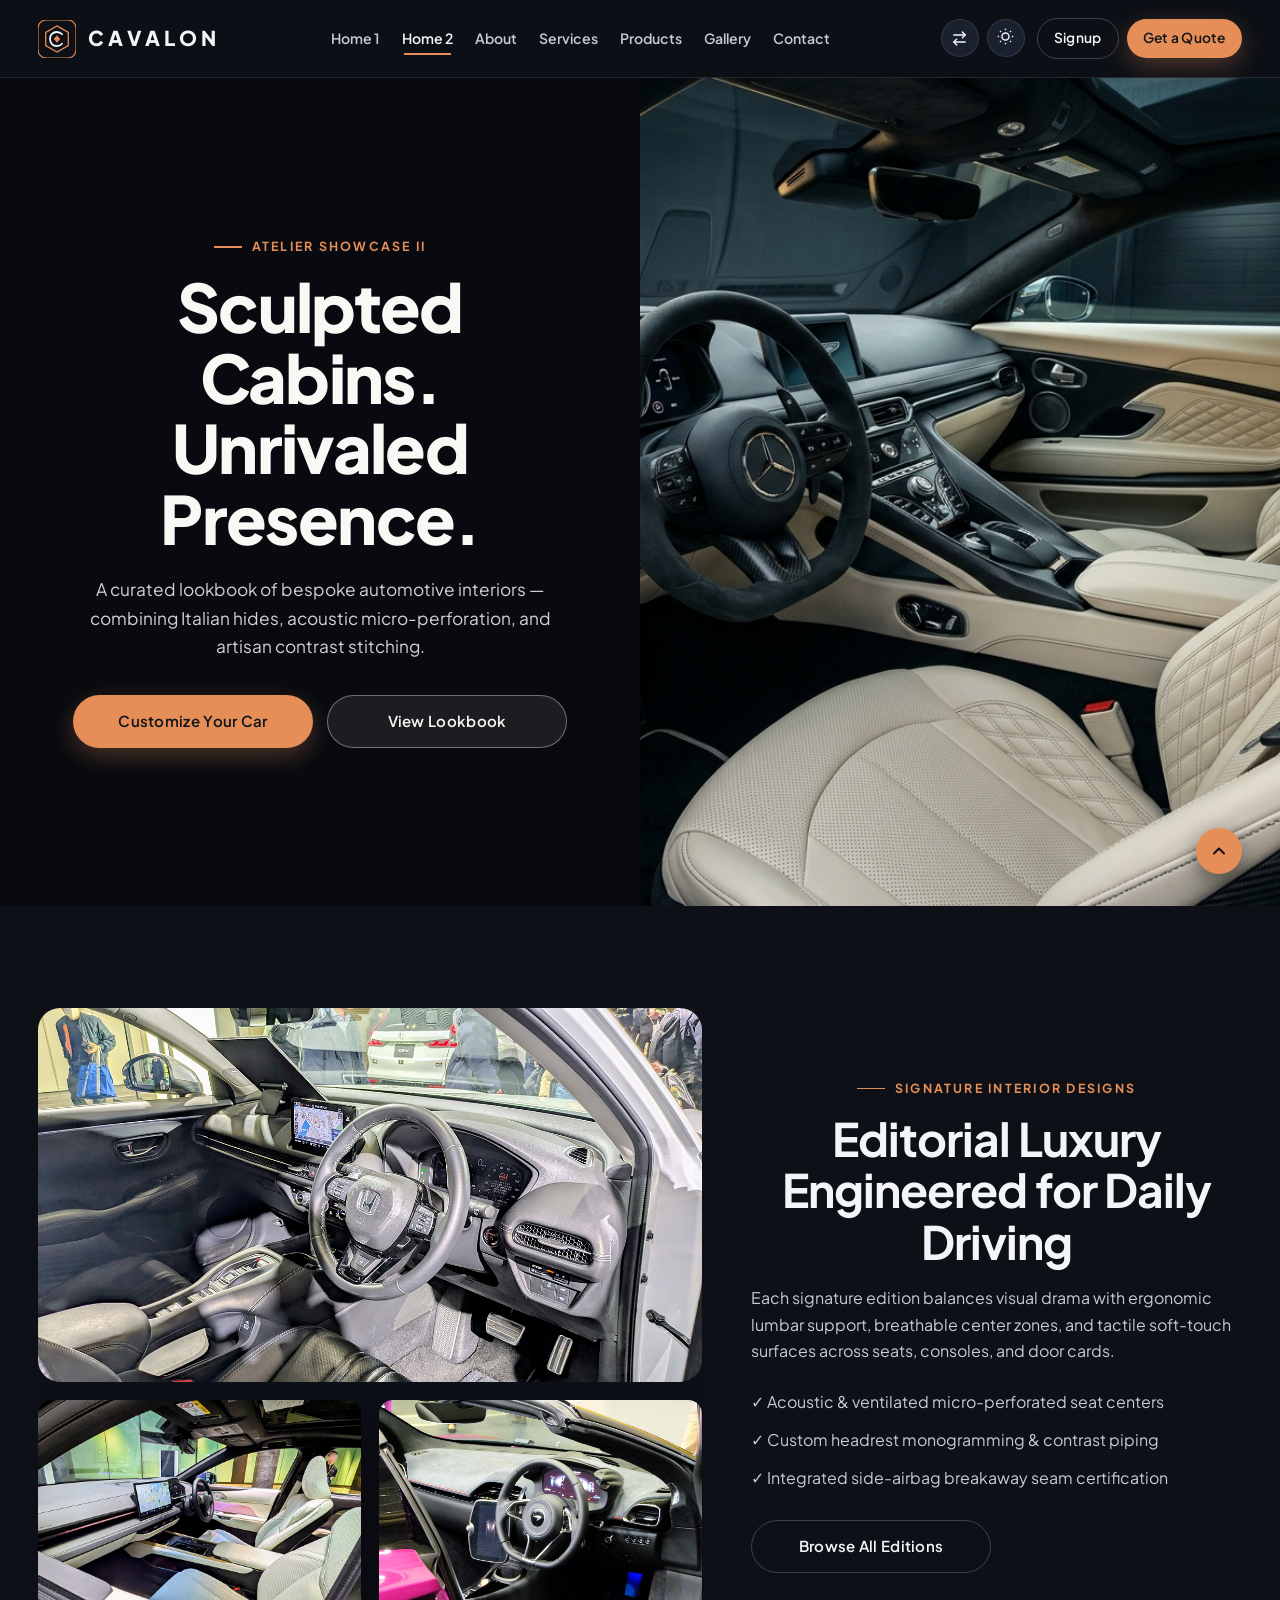
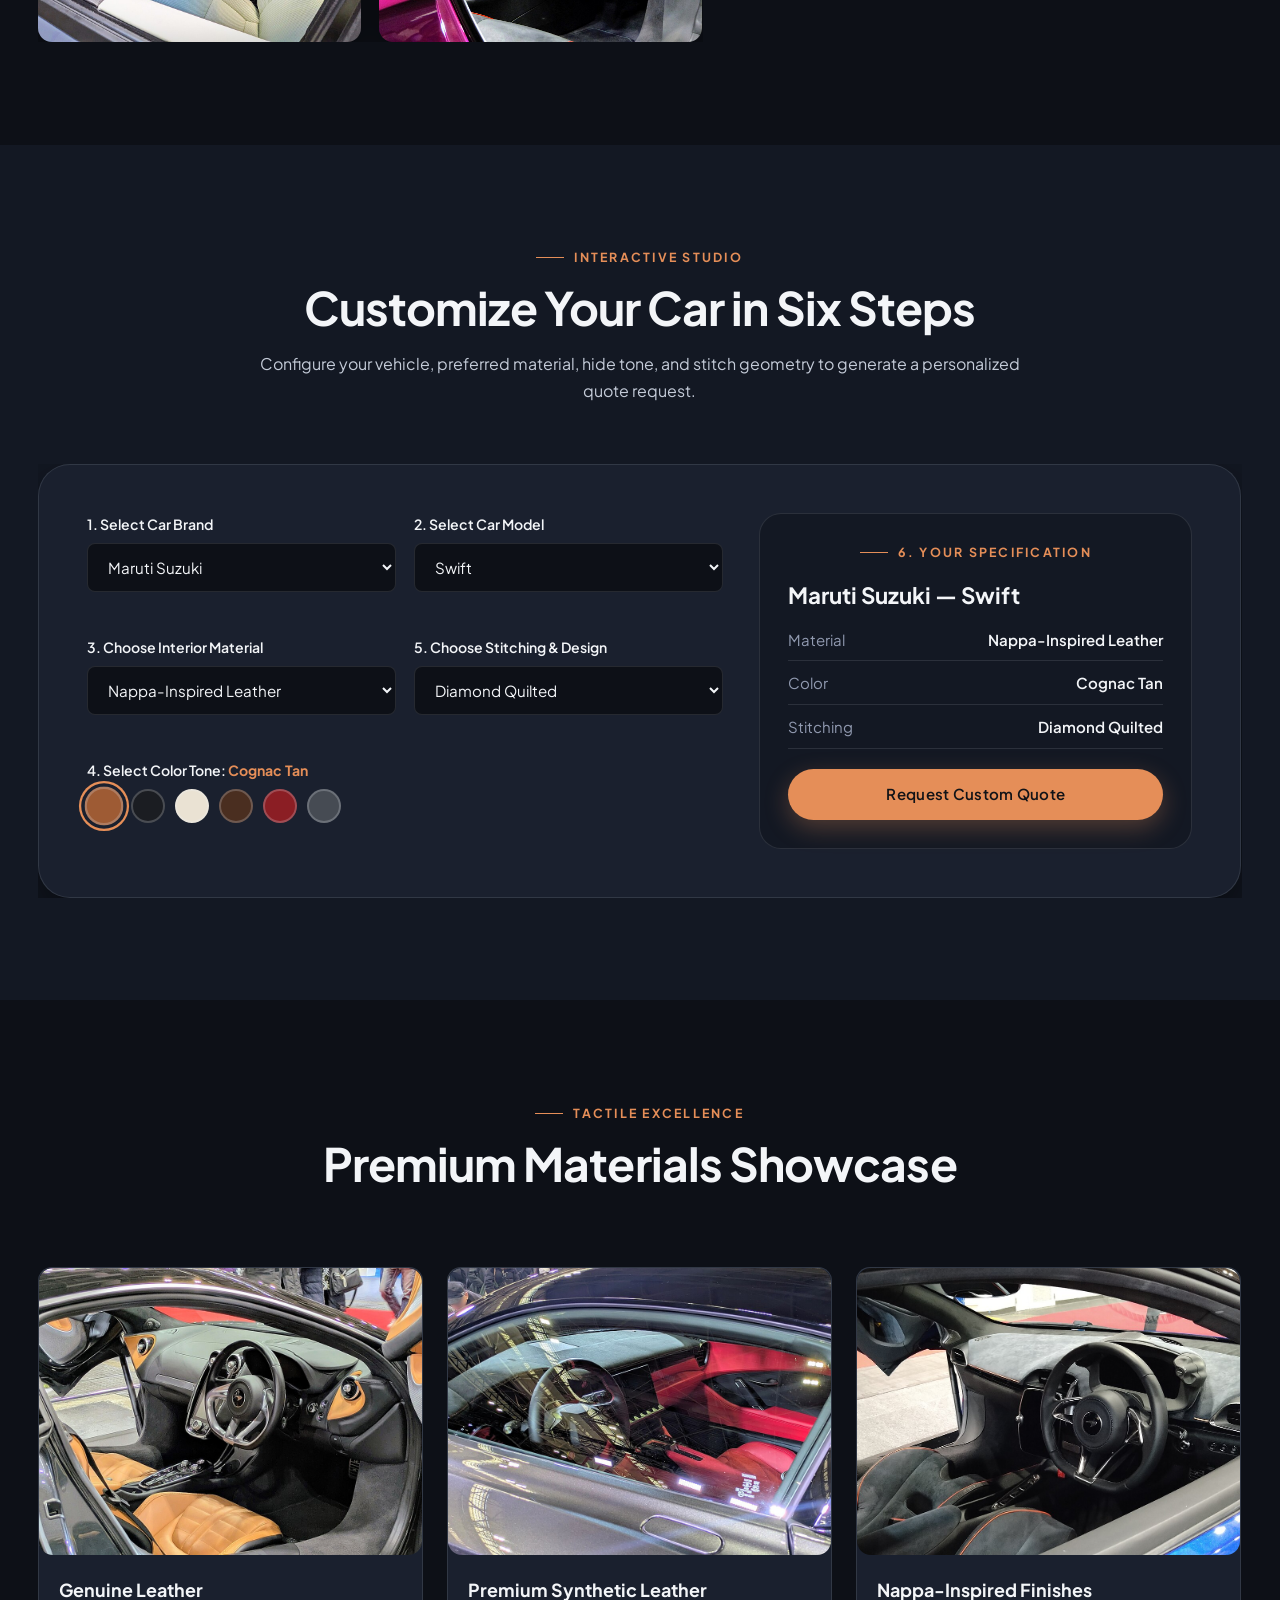
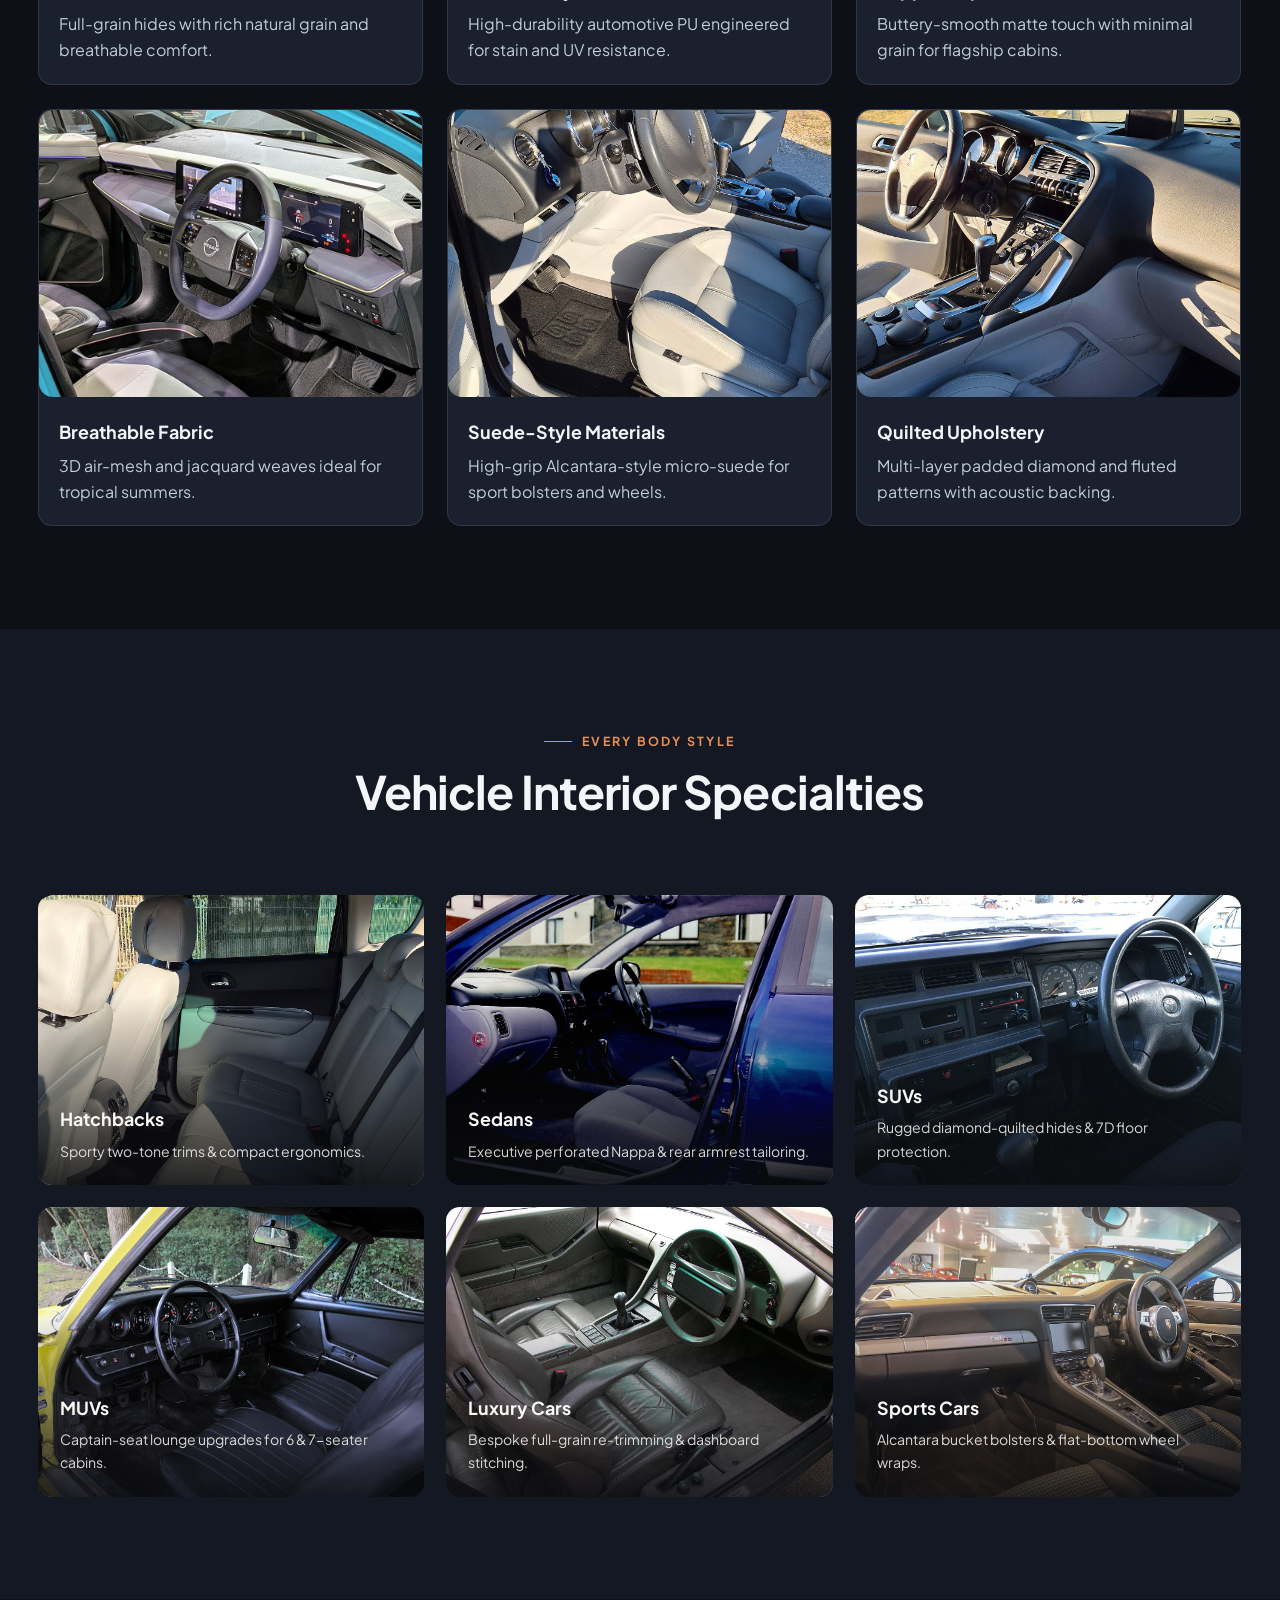
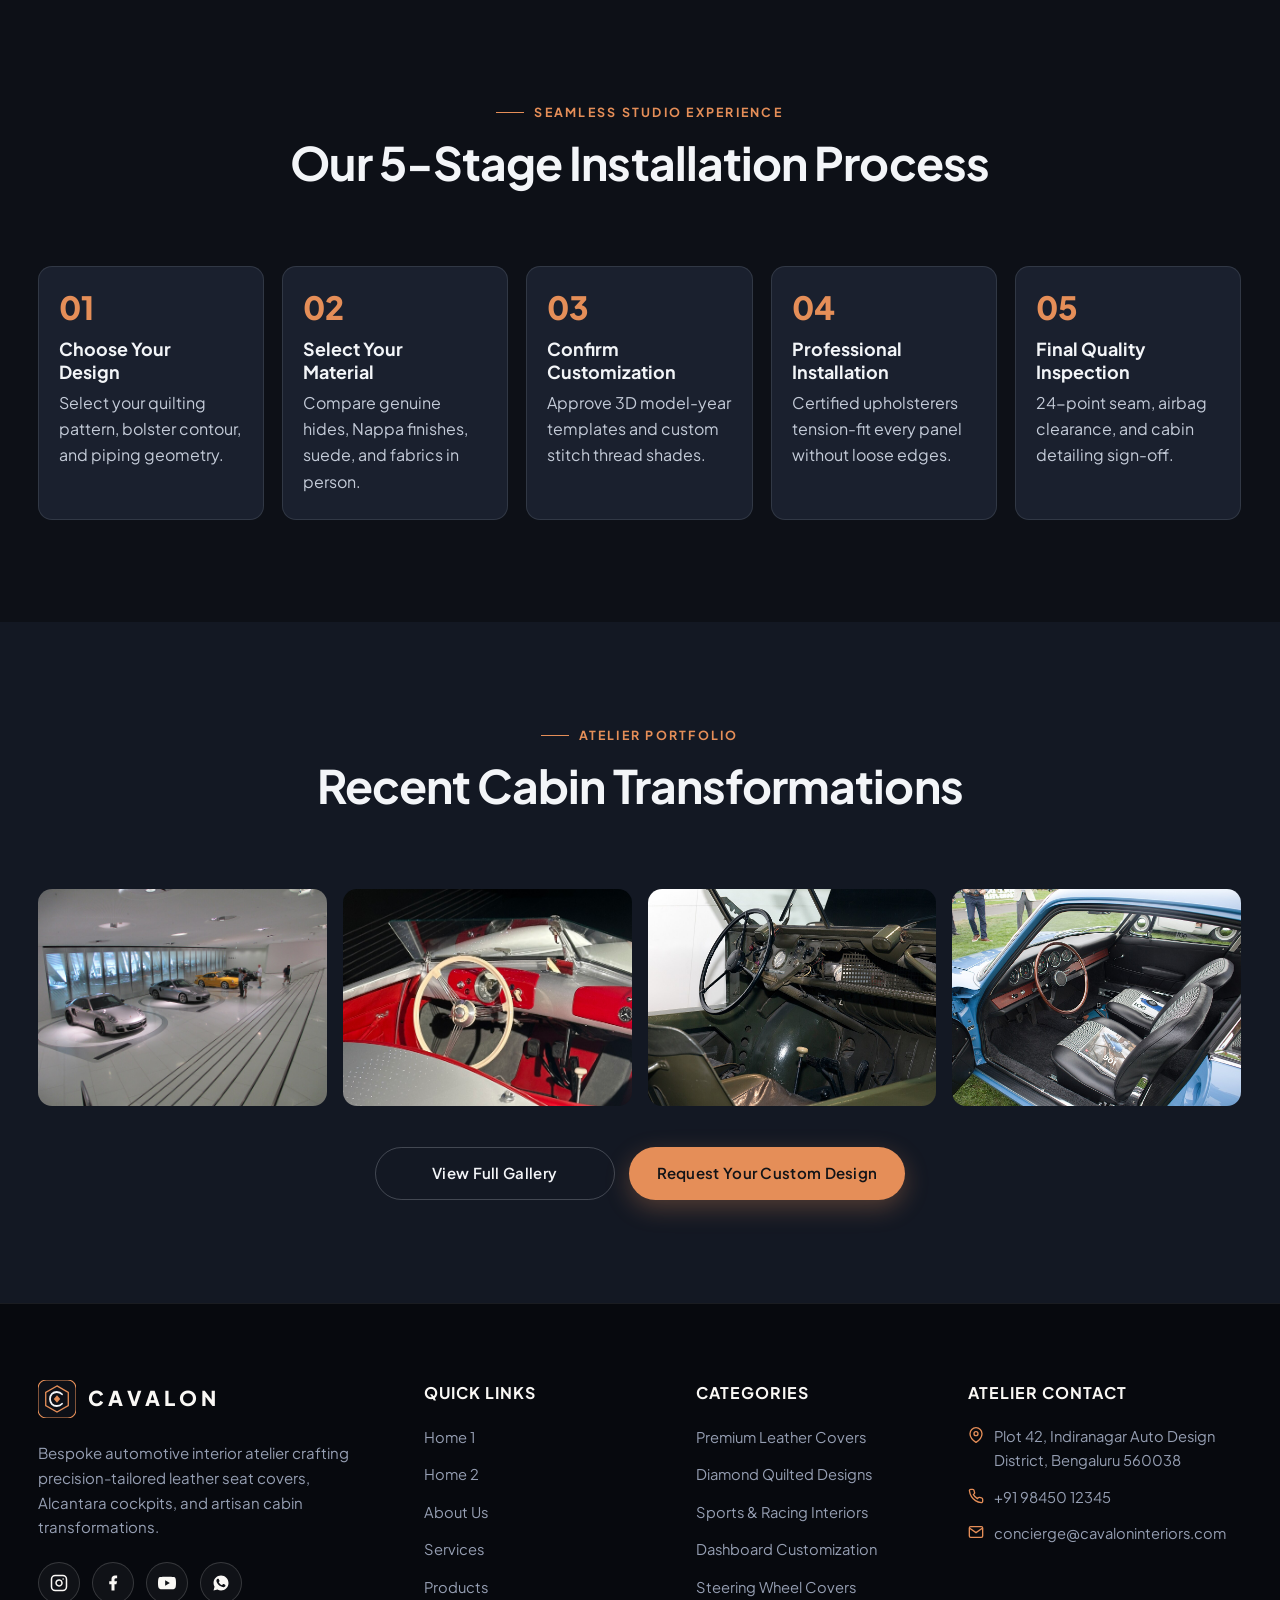
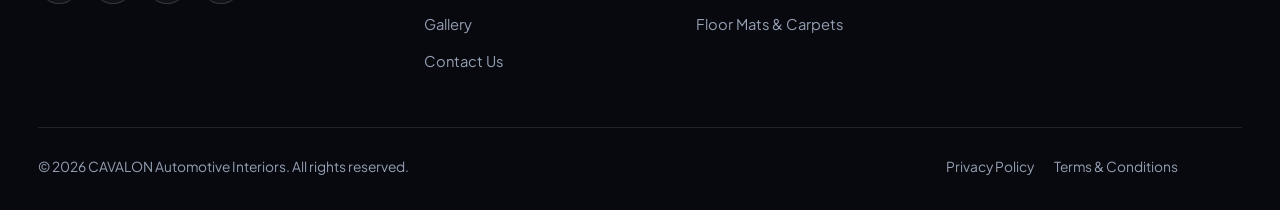
<file: home-2.html>
<!DOCTYPE html>
<html lang="en" data-theme="dark" dir="ltr">
<head>
  <meta charset="UTF-8" />
  <meta name="viewport" content="width=device-width, initial-scale=1.0" />
  <title>CAVALON — Creative Automotive Interior Showcase (Home 2)</title>
  <meta name="description" content="Explore CAVALON signature interior designs, interactive car cabin customizer, luxury materials, and 5-stage precision installation." />
  <link rel="icon" type="image/svg+xml" href="assets/images/favicon.svg" />
  <link rel="preconnect" href="https://fonts.googleapis.com" />
  <link rel="preconnect" href="https://fonts.gstatic.com" crossorigin />
  <link href="https://fonts.googleapis.com/css2?family=Plus+Jakarta+Sans:wght@400;500;600;700;800&display=swap" rel="stylesheet" />
  <link rel="stylesheet" href="assets/css/styles.css" />
  <link rel="stylesheet" href="assets/css/pages.css" />
</head>
<body>
  <header id="site-header"></header>

  <main>
    <!-- SECTION 1: FULL-SCREEN AUTOMOTIVE HERO (SPLIT ARCHITECTURAL) -->
    <section class="hero-h2" id="h2-hero">
      <div class="hero-h2-left">
        <span class="eyebrow hero-reveal-1">Atelier Showcase II</span>
        <h1 class="hero-h1-title hero-reveal-2">Sculpted Cabins. Unrivaled Presence.</h1>
        <p class="hero-h1-sub hero-reveal-3">
          A curated lookbook of bespoke automotive interiors — combining Italian hides, acoustic micro-perforation, and artisan contrast stitching.
        </p>
        <div class="hero-cta-row hero-reveal-4">
          <a href="#customize-journey" class="btn btn-primary">Customize Your Car</a>
          <a href="gallery.html" class="btn btn-light-outline">View Lookbook</a>
        </div>
      </div>
      <div class="hero-h2-right img-zoom-wrap">
        <img src="assets/images/hero-home2.jpg" alt="Cinematic luxury sports sedan ivory and Alcantara cockpit" />
      </div>
    </section>

    <!-- SECTION 2: SIGNATURE INTERIOR DESIGNS (MAGAZINE COMPOSITION) -->
    <section class="section" id="signature-designs">
      <div class="container">
        <div class="magazine-grid">
          <div class="magazine-collage" data-anim="fade-right">
            <img src="assets/images/sig-1.jpg" alt="Modern luxury car cabin signature design" class="magazine-collage-main" loading="lazy" />
            <img src="assets/images/sig-2.jpg" alt="Perforated leather seat bolster detail" class="magazine-collage-sub anim-float" loading="lazy" />
            <img src="assets/images/sig-3.jpg" alt="Bespoke leather center console trim" class="magazine-collage-sub" loading="lazy" />
          </div>

          <div data-anim="fade-left" data-delay="120">
            <span class="eyebrow">Signature Interior Designs</span>
            <h2 class="section-title">Editorial Luxury Engineered for Daily Driving</h2>
            <p class="section-subtitle" style="margin-bottom: 24px;">
              Each signature edition balances visual drama with ergonomic lumbar support, breathable center zones, and tactile soft-touch surfaces across seats, consoles, and door cards.
            </p>
            <ul style="display: grid; gap: 12px; margin-bottom: 28px; color: var(--text-secondary);">
              <li>&#10003; Acoustic &amp; ventilated micro-perforated seat centers</li>
              <li>&#10003; Custom headrest monogramming &amp; contrast piping</li>
              <li>&#10003; Integrated side-airbag breakaway seam certification</li>
            </ul>
            <a href="products.html" class="btn btn-secondary">Browse All Editions</a>
          </div>
        </div>
      </div>
    </section>

    <!-- SECTION 3: CUSTOMIZE YOUR CAR (6-STEP INTERACTIVE JOURNEY) -->
    <section class="section section-alt" id="customize-journey">
      <div class="container">
        <div class="section-header centered" data-anim="fade-up">
          <span class="eyebrow">Interactive Studio</span>
          <h2 class="section-title">Customize Your Car in Six Steps</h2>
          <p class="section-subtitle">Configure your vehicle, preferred material, hide tone, and stitch geometry to generate a personalized quote request.</p>
        </div>

        <div class="customizer-panel" data-anim="flip-up">
          <div class="customizer-steps">
            <div class="form-group">
              <label class="form-label" for="cfg-brand">1. Select Car Brand</label>
              <select id="cfg-brand" class="form-control">
                <option value="Maruti Suzuki">Maruti Suzuki</option>
                <option value="Hyundai">Hyundai</option>
                <option value="Tata">Tata</option>
                <option value="Mahindra">Mahindra</option>
                <option value="Toyota">Toyota</option>
                <option value="Kia">Kia</option>
                <option value="Honda">Honda</option>
                <option value="Volkswagen">Volkswagen</option>
                <option value="Skoda">Skoda</option>
                <option value="MG">MG</option>
              </select>
            </div>

            <div class="form-group">
              <label class="form-label" for="cfg-model">2. Select Car Model</label>
              <select id="cfg-model" class="form-control"></select>
            </div>

            <div class="form-group">
              <label class="form-label" for="cfg-material">3. Choose Interior Material</label>
              <select id="cfg-material" class="form-control">
                <option value="Nappa-Inspired Leather">Nappa-Inspired Leather</option>
                <option value="Genuine Top-Grain Leather">Genuine Top-Grain Leather</option>
                <option value="Premium Synthetic Leather">Premium Synthetic Leather</option>
                <option value="Alcantara Suede Hybrid">Alcantara Suede Hybrid</option>
                <option value="Breathable Performance Fabric">Breathable Performance Fabric</option>
              </select>
            </div>

            <div class="form-group">
              <label class="form-label" for="cfg-stitch">5. Choose Stitching &amp; Design</label>
              <select id="cfg-stitch" class="form-control">
                <option value="Diamond Quilted">Diamond Quilted</option>
                <option value="Vertical GT Fluting">Vertical GT Fluting</option>
                <option value="Hexagon Honeycomb">Hexagon Honeycomb</option>
                <option value="OEM Minimalist Seam">OEM Minimalist Seam</option>
              </select>
            </div>

            <div class="form-group" style="grid-column: 1 / -1;">
              <span class="form-label">4. Select Color Tone: <strong id="cfg-color-name" style="color: var(--accent);">Cognac Tan</strong></span>
              <div class="swatch-row" id="cfg-swatches">
                <button type="button" class="swatch-btn active" data-color="Cognac Tan" style="background: #9E5B34;" aria-label="Cognac Tan"></button>
                <button type="button" class="swatch-btn" data-color="Obsidian Black" style="background: #1B1D22;" aria-label="Obsidian Black"></button>
                <button type="button" class="swatch-btn" data-color="Ivory Cream" style="background: #EAE2D3;" aria-label="Ivory Cream"></button>
                <button type="button" class="swatch-btn" data-color="Espresso Brown" style="background: #4A2E20;" aria-label="Espresso Brown"></button>
                <button type="button" class="swatch-btn" data-color="Crimson Red" style="background: #8B1E24;" aria-label="Crimson Red"></button>
                <button type="button" class="swatch-btn" data-color="Slate Charcoal" style="background: #464B53;" aria-label="Slate Charcoal"></button>
              </div>
            </div>
          </div>

          <div class="customizer-summary">
            <div>
              <span class="eyebrow">6. Your Specification</span>
              <h3 class="cat-scroll-title" id="cfg-summary-title" style="font-size: 1.4rem; margin-bottom: 14px;">Maruti Suzuki — Swift</h3>
              <dl style="display: grid; gap: 10px; font-size: 0.94rem;">
                <div style="display: flex; justify-content: space-between; border-bottom: 1px solid var(--border-color); padding-bottom: 8px;">
                  <dt style="color: var(--text-muted);">Material</dt>
                  <dd id="sum-material" style="font-weight: 600;">Nappa-Inspired Leather</dd>
                </div>
                <div style="display: flex; justify-content: space-between; border-bottom: 1px solid var(--border-color); padding-bottom: 8px;">
                  <dt style="color: var(--text-muted);">Color</dt>
                  <dd id="sum-color" style="font-weight: 600;">Cognac Tan</dd>
                </div>
                <div style="display: flex; justify-content: space-between; border-bottom: 1px solid var(--border-color); padding-bottom: 8px;">
                  <dt style="color: var(--text-muted);">Stitching</dt>
                  <dd id="sum-stitch" style="font-weight: 600;">Diamond Quilted</dd>
                </div>
              </dl>
            </div>
            <a href="contact.html" id="cfg-quote-link" class="btn btn-primary" style="width: 100%;">Request Custom Quote</a>
          </div>
        </div>
      </div>
    </section>

    <!-- SECTION 4: PREMIUM MATERIALS SHOWCASE (SIDE-BY-SIDE GRID) -->
    <section class="section" id="materials">
      <div class="container">
        <div class="section-header" data-anim="fade-up">
          <span class="eyebrow">Tactile Excellence</span>
          <h2 class="section-title">Premium Materials Showcase</h2>
        </div>

        <div class="products-grid" data-anim="stagger-up">
          <article class="cat-scroll-card">
            <div class="img-zoom-wrap"><img src="assets/images/mat-genuine.jpg" alt="Genuine Leather close-up" class="cat-scroll-img" loading="lazy" /></div>
            <div class="cat-scroll-body">
              <h3 class="cat-scroll-title">Genuine Leather</h3>
              <p class="section-subtitle">Full-grain hides with rich natural grain and breathable comfort.</p>
            </div>
          </article>
          <article class="cat-scroll-card">
            <div class="img-zoom-wrap"><img src="assets/images/mat-synthetic.jpg" alt="Premium Synthetic Leather" class="cat-scroll-img" loading="lazy" /></div>
            <div class="cat-scroll-body">
              <h3 class="cat-scroll-title">Premium Synthetic Leather</h3>
              <p class="section-subtitle">High-durability automotive PU engineered for stain and UV resistance.</p>
            </div>
          </article>
          <article class="cat-scroll-card">
            <div class="img-zoom-wrap"><img src="assets/images/mat-nappa.jpg" alt="Nappa-Inspired Finishes" class="cat-scroll-img" loading="lazy" /></div>
            <div class="cat-scroll-body">
              <h3 class="cat-scroll-title">Nappa-Inspired Finishes</h3>
              <p class="section-subtitle">Buttery-smooth matte touch with minimal grain for flagship cabins.</p>
            </div>
          </article>
          <article class="cat-scroll-card">
            <div class="img-zoom-wrap"><img src="assets/images/mat-fabric.jpg" alt="Breathable Fabric" class="cat-scroll-img" loading="lazy" /></div>
            <div class="cat-scroll-body">
              <h3 class="cat-scroll-title">Breathable Fabric</h3>
              <p class="section-subtitle">3D air-mesh and jacquard weaves ideal for tropical summers.</p>
            </div>
          </article>
          <article class="cat-scroll-card">
            <div class="img-zoom-wrap"><img src="assets/images/mat-suede.jpg" alt="Suede-Style Materials" class="cat-scroll-img" loading="lazy" /></div>
            <div class="cat-scroll-body">
              <h3 class="cat-scroll-title">Suede-Style Materials</h3>
              <p class="section-subtitle">High-grip Alcantara-style micro-suede for sport bolsters and wheels.</p>
            </div>
          </article>
          <article class="cat-scroll-card">
            <div class="img-zoom-wrap"><img src="assets/images/mat-quilted.jpg" alt="Quilted Upholstery" class="cat-scroll-img" loading="lazy" /></div>
            <div class="cat-scroll-body">
              <h3 class="cat-scroll-title">Quilted Upholstery</h3>
              <p class="section-subtitle">Multi-layer padded diamond and fluted patterns with acoustic backing.</p>
            </div>
          </article>
        </div>
      </div>
    </section>

    <!-- SECTION 5: VEHICLE INTERIOR SPECIALTIES -->
    <section class="section section-alt" id="vehicle-specialties">
      <div class="container">
        <div class="section-header centered" data-anim="fade-up">
          <span class="eyebrow">Every Body Style</span>
          <h2 class="section-title">Vehicle Interior Specialties</h2>
        </div>

        <div class="specialties-grid" data-anim="stagger-up">
          <a href="gallery.html?type=hatchback" class="specialty-card">
            <img src="assets/images/veh-hatchback.jpg" alt="Hatchback custom interior" loading="lazy" />
            <div class="specialty-overlay">
              <h3 class="cat-scroll-title">Hatchbacks</h3>
              <p style="font-size: 0.88rem; opacity: 0.85;">Sporty two-tone trims &amp; compact ergonomics.</p>
            </div>
          </a>
          <a href="gallery.html?type=sedan" class="specialty-card">
            <img src="assets/images/veh-sedan.jpg" alt="Sedan custom interior" loading="lazy" />
            <div class="specialty-overlay">
              <h3 class="cat-scroll-title">Sedans</h3>
              <p style="font-size: 0.88rem; opacity: 0.85;">Executive perforated Nappa &amp; rear armrest tailoring.</p>
            </div>
          </a>
          <a href="gallery.html?type=suv" class="specialty-card">
            <img src="assets/images/veh-suv.jpg" alt="SUV custom interior" loading="lazy" />
            <div class="specialty-overlay">
              <h3 class="cat-scroll-title">SUVs</h3>
              <p style="font-size: 0.88rem; opacity: 0.85;">Rugged diamond-quilted hides &amp; 7D floor protection.</p>
            </div>
          </a>
          <a href="gallery.html?type=suv" class="specialty-card">
            <img src="assets/images/veh-muv.jpg" alt="MUV custom interior" loading="lazy" />
            <div class="specialty-overlay">
              <h3 class="cat-scroll-title">MUVs</h3>
              <p style="font-size: 0.88rem; opacity: 0.85;">Captain-seat lounge upgrades for 6 &amp; 7-seater cabins.</p>
            </div>
          </a>
          <a href="gallery.html?type=luxury" class="specialty-card">
            <img src="assets/images/veh-luxury.jpg" alt="Luxury Car custom interior" loading="lazy" />
            <div class="specialty-overlay">
              <h3 class="cat-scroll-title">Luxury Cars</h3>
              <p style="font-size: 0.88rem; opacity: 0.85;">Bespoke full-grain re-trimming &amp; dashboard stitching.</p>
            </div>
          </a>
          <a href="gallery.html?type=sports" class="specialty-card">
            <img src="assets/images/veh-sports.jpg" alt="Sports Car custom interior" loading="lazy" />
            <div class="specialty-overlay">
              <h3 class="cat-scroll-title">Sports Cars</h3>
              <p style="font-size: 0.88rem; opacity: 0.85;">Alcantara bucket bolsters &amp; flat-bottom wheel wraps.</p>
            </div>
          </a>
        </div>
      </div>
    </section>

    <!-- SECTION 6: OUR INSTALLATION PROCESS (5-STEP TIMELINE) -->
    <section class="section" id="installation-process">
      <div class="container">
        <div class="section-header" data-anim="fade-up">
          <span class="eyebrow">Seamless Studio Experience</span>
          <h2 class="section-title">Our 5-Stage Installation Process</h2>
        </div>

        <div class="timeline-grid" data-anim="skew-rise">
          <div class="timeline-step">
            <div class="timeline-num">01</div>
            <h3 class="cat-scroll-title">Choose Your<br/>Design</h3>
            <p class="section-subtitle">Select your quilting pattern, bolster contour, and piping geometry.</p>
          </div>
          <div class="timeline-step">
            <div class="timeline-num">02</div>
            <h3 class="cat-scroll-title">Select Your<br/>Material</h3>
            <p class="section-subtitle">Compare genuine hides, Nappa finishes, suede, and fabrics in person.</p>
          </div>
          <div class="timeline-step">
            <div class="timeline-num">03</div>
            <h3 class="cat-scroll-title">Confirm Customization</h3>
            <p class="section-subtitle">Approve 3D model-year templates and custom stitch thread shades.</p>
          </div>
          <div class="timeline-step">
            <div class="timeline-num">04</div>
            <h3 class="cat-scroll-title">Professional Installation</h3>
            <p class="section-subtitle">Certified upholsterers tension-fit every panel without loose edges.</p>
          </div>
          <div class="timeline-step">
            <div class="timeline-num">05</div>
            <h3 class="cat-scroll-title">Final Quality Inspection</h3>
            <p class="section-subtitle">24-point seam, airbag clearance, and cabin detailing sign-off.</p>
          </div>
        </div>
      </div>
    </section>

    <!-- SECTION 7: PREMIUM GALLERY PREVIEW & CTA -->
    <section class="section section-alt" id="h2-gallery-preview">
      <div class="container">
        <div class="section-header centered" data-anim="fade-up">
          <span class="eyebrow">Atelier Portfolio</span>
          <h2 class="section-title">Recent Cabin Transformations</h2>
        </div>

        <div class="mosaic-grid" data-anim="clip-reveal" style="margin-bottom: 42px;">
          <div class="mosaic-item img-zoom-wrap"><img src="assets/images/h2-mosaic-1.jpg" alt="Porsche leather interior build" loading="lazy" /></div>
          <div class="mosaic-item img-zoom-wrap"><img src="assets/images/h2-mosaic-2.jpg" alt="Mercedes luxury interior build" loading="lazy" /></div>
          <div class="mosaic-item img-zoom-wrap"><img src="assets/images/h2-mosaic-3.jpg" alt="BMW sports interior build" loading="lazy" /></div>
          <div class="mosaic-item img-zoom-wrap"><img src="assets/images/h2-mosaic-4.jpg" alt="Audi cockpit interior build" loading="lazy" /></div>
        </div>

        <div class="hero-cta-row" style="justify-content: center;">
          <a href="gallery.html" class="btn btn-secondary">View Full Gallery</a>
          <a href="contact.html" class="btn btn-primary">Request Your Custom Design</a>
        </div>
      </div>
    </section>
  </main>

  <footer id="site-footer"></footer>

  <script src="assets/js/main.js"></script>
  <script>
    const MODELS_BY_BRAND = {
      'Maruti Suzuki': ['Swift', 'Baleno', 'Brezza', 'Ertiga', 'Fronx'],
      'Hyundai': ['i20', 'Creta', 'Venue', 'Verna', 'Exter'],
      'Tata': ['Nexon', 'Punch', 'Harrier', 'Safari', 'Altroz'],
      'Mahindra': ['Thar', 'XUV700', 'Scorpio N', 'XUV 3XO'],
      'Toyota': ['Innova Crysta', 'Innova Hycross', 'Fortuner', 'Glanza'],
      'Kia': ['Seltos', 'Sonet', 'Carens'],
      'Honda': ['City', 'Amaze', 'Elevate'],
      'Volkswagen': ['Polo', 'Virtus', 'Taigun'],
      'Skoda': ['Slavia', 'Kushaq'],
      'MG': ['Hector', 'Astor', 'Comet EV']
    };

    const brandSel = document.getElementById('cfg-brand');
    const modelSel = document.getElementById('cfg-model');
    const matSel = document.getElementById('cfg-material');
    const stitchSel = document.getElementById('cfg-stitch');
    let selectedColor = 'Cognac Tan';

    function populateModels() {
      const models = MODELS_BY_BRAND[brandSel.value] || ['Custom Model'];
      modelSel.innerHTML = models.map((m) => `<option value="${m}">${m}</option>`).join('');
      updateSummary();
    }

    function updateSummary() {
      document.getElementById('cfg-summary-title').textContent = `${brandSel.value} — ${modelSel.value}`;
      document.getElementById('sum-material').textContent = matSel.value;
      document.getElementById('sum-color').textContent = selectedColor;
      document.getElementById('sum-stitch').textContent = stitchSel.value;
      const params = new URLSearchParams({
        brand: brandSel.value,
        model: modelSel.value,
        material: matSel.value,
        color: selectedColor
      });
      document.getElementById('cfg-quote-link').href = `contact.html?${params.toString()}`;
    }

    brandSel.addEventListener('change', populateModels);
    modelSel.addEventListener('change', updateSummary);
    matSel.addEventListener('change', updateSummary);
    stitchSel.addEventListener('change', updateSummary);

    document.querySelectorAll('#cfg-swatches .swatch-btn').forEach((btn) => {
      btn.addEventListener('click', () => {
        document.querySelectorAll('#cfg-swatches .swatch-btn').forEach((b) => b.classList.remove('active'));
        btn.classList.add('active');
        selectedColor = btn.getAttribute('data-color');
        document.getElementById('cfg-color-name').textContent = selectedColor;
        updateSummary();
      });
    });

    populateModels();
  </script>
</body>
</html>
</file>
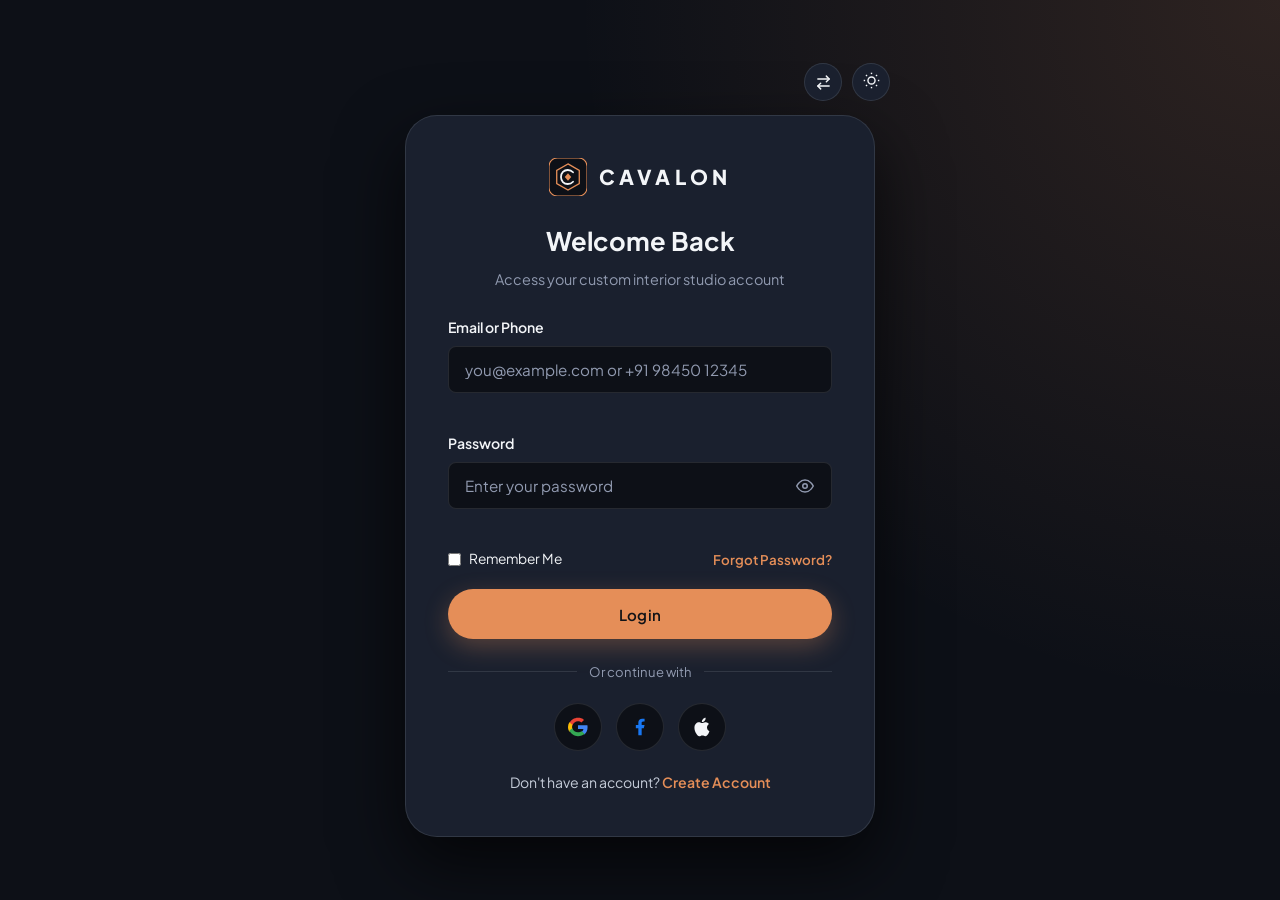
<file: login.html>
<!DOCTYPE html>
<html lang="en" data-theme="dark" dir="ltr">
<head>
  <meta charset="UTF-8" />
  <meta name="viewport" content="width=device-width, initial-scale=1.0" />
  <title>Login — CAVALON Automotive Interiors</title>
  <meta name="description" content="Sign in to your CAVALON client account to track bespoke interior builds and saved cabin specifications." />
  <link rel="icon" type="image/svg+xml" href="assets/images/favicon.svg" />
  <link rel="preconnect" href="https://fonts.googleapis.com" />
  <link rel="preconnect" href="https://fonts.gstatic.com" crossorigin />
  <link href="https://fonts.googleapis.com/css2?family=Plus+Jakarta+Sans:wght@400;500;600;700;800&display=swap" rel="stylesheet" />
  <link rel="stylesheet" href="assets/css/styles.css" />
  <link rel="stylesheet" href="assets/css/pages.css" />
</head>
<body>
  <main class="auth-page">
    <div class="auth-top-controls">
      <button type="button" class="icon-toggle-btn" id="rtl-toggle-btn" aria-label="Toggle RTL / LTR Layout" title="Toggle RTL / LTR">
        <svg width="17" height="17" viewBox="0 0 24 24" fill="none" stroke="currentColor" stroke-width="2" stroke-linecap="round" stroke-linejoin="round" aria-hidden="true"><polyline points="16 3 20 7 16 11"/><line x1="4" y1="7" x2="20" y2="7"/><polyline points="8 13 4 17 8 21"/><line x1="20" y1="17" x2="4" y2="17"/></svg>
      </button>
      <button type="button" class="icon-toggle-btn" id="theme-toggle-btn" aria-label="Toggle Light/Dark Mode"><span class="theme-icon-slot"></span></button>
    </div>

    <div class="auth-card hero-reveal-1">
      <div class="auth-card-brand">
        <a href="index.html" class="brand-lockup" aria-label="CAVALON Home">
          <svg class="brand-logo-mark" viewBox="0 0 64 64" fill="none" aria-hidden="true">
            <rect width="64" height="64" rx="14" fill="#0D1017" stroke="#E58E58" stroke-width="1.8"/>
            <polygon points="32,10 51,21 51,43 32,54 13,43 13,21" stroke="#E58E58" stroke-width="2.2" fill="none"/>
            <path d="M40.5 24C38.2 21.5 35.1 20.2 31.6 20.2C25 20.2 20.2 25.2 20.2 32C20.2 38.8 25 43.8 31.6 43.8C35.1 43.8 38.2 42.5 40.5 40" stroke="#F3F5F8" stroke-width="3" stroke-linecap="round"/>
            <path d="M32 25.5L37.5 32L32 38.5L26.5 32L32 25.5Z" fill="#E58E58"/>
          </svg>
          <span class="brand-wordmark">CAVALON</span>
        </a>
      </div>

      <h1 style="font-family: var(--font-display); font-size: 1.6rem; text-align: center; margin-bottom: 6px;">Welcome Back</h1>
      <p style="text-align: center; color: var(--text-muted); font-size: 0.9rem; margin-bottom: 24px;">Access your custom interior studio account</p>

      <form id="login-form" novalidate style="display: grid; gap: 14px;">
        <div class="form-group">
          <label class="form-label" for="login-id">Email or Phone</label>
          <input type="text" id="login-id" class="form-control" placeholder="you@example.com or +91 98450 12345" required />
          <span class="form-error" id="err-login-id"></span>
        </div>

        <div class="form-group">
          <label class="form-label" for="login-pass">Password</label>
          <div class="password-wrap">
            <input type="password" id="login-pass" class="form-control" placeholder="Enter your password" required />
            <button type="button" class="eye-toggle-btn" data-toggle-pw="login-pass" aria-label="Toggle password visibility">
              <svg width="18" height="18" viewBox="0 0 24 24" fill="none" stroke="currentColor" stroke-width="2"><path d="M1 12s4-8 11-8 11 8 11 8-4 8-11 8-11-8-11-8z"/><circle cx="12" cy="12" r="3"/></svg>
            </button>
          </div>
          <span class="form-error" id="err-login-pass"></span>
        </div>

        <div style="display: flex; align-items: center; justify-content: space-between; font-size: 0.86rem;">
          <label style="display: inline-flex; align-items: center; gap: 8px; cursor: pointer;">
            <input type="checkbox" id="remember-me" style="accent-color: var(--accent);" />
            <span>Remember Me</span>
          </label>
          <button type="button" id="forgot-pw-btn" class="auth-link">Forgot Password?</button>
        </div>

        <div id="login-feedback" class="form-feedback" role="alert"></div>

        <button type="submit" class="btn btn-primary" style="width: 100%; margin-top: 4px;">Login</button>
      </form>

      <div style="display: flex; align-items: center; gap: 12px; margin-top: 22px; color: var(--text-muted); font-size: 0.82rem;">
        <span style="flex: 1; height: 1px; background: var(--border-color);"></span>
        <span>Or continue with</span>
        <span style="flex: 1; height: 1px; background: var(--border-color);"></span>
      </div>

      <div class="social-auth-row">
        <button type="button" class="social-auth-icon g-btn" data-social="Google" aria-label="Continue with Google">
          <svg width="20" height="20" viewBox="0 0 24 24"><path fill="#EA4335" d="M12 5c1.6 0 3 .6 4.1 1.6l3.1-3.1C17.3 1.7 14.8 1 12 1 7.4 1 3.5 3.6 1.6 7.4l3.7 2.8C6.2 7.2 8.9 5 12 5z"/><path fill="#4285F4" d="M23.5 12.3c0-.8-.1-1.6-.2-2.3H12v4.5h6.5c-.3 1.5-1.1 2.8-2.4 3.6l3.7 2.9c2.2-2 3.7-5 3.7-8.7z"/><path fill="#FBBC05" d="M5.3 14.8c-.2-.8-.4-1.8-.4-2.8s.2-2 .4-2.8L1.6 6.4C.6 8.1 0 10 0 12s.6 3.9 1.6 5.6l3.7-2.8z"/><path fill="#34A853" d="M12 23c3.2 0 6-1.1 8-2.9l-3.7-2.9c-1.1.7-2.5 1.2-4.3 1.2-3.1 0-5.8-2.1-6.7-5L1.6 16.2C3.5 20.1 7.4 23 12 23z"/></svg>
        </button>
        <button type="button" class="social-auth-icon f-btn" data-social="Facebook" aria-label="Continue with Facebook">
          <svg width="20" height="20" viewBox="0 0 24 24" fill="#1877F2"><path d="M14 13.5h2.5l1-4H14v-2c0-1.03 0-2 2-2h1.5V2.14c-.326-.043-1.557-.14-2.857-.14C11.928 2 10 3.657 10 6.7v2.8H7v4h3V22h4v-8.5z"/></svg>
        </button>
        <button type="button" class="social-auth-icon a-btn" data-social="Apple" aria-label="Continue with Apple">
          <svg width="20" height="20" viewBox="0 0 24 24" fill="currentColor"><path d="M16.365 1.43c0 1.14-.493 2.27-1.177 3.08-.744.9-1.99 1.57-2.987 1.57-.12 0-.23-.02-.3-.03-.01-.06-.04-.22-.04-.39 0-1.15.572-2.27 1.206-2.98.804-.94 2.142-1.64 3.248-1.68.03.13.05.28.05.43zm4.565 15.71c-.03.07-.463 1.58-1.518 3.12-.945 1.34-1.94 2.71-3.43 2.71-1.517 0-1.9-.88-3.63-.88-1.698 0-2.302.91-3.67.91-1.377 0-2.332-1.26-3.428-2.8-1.287-1.82-2.323-4.63-2.323-7.28 0-4.28 2.797-6.55 5.552-6.55 1.448 0 2.675.95 3.6.95.865 0 2.222-1.01 3.902-1.01.613 0 2.886.06 4.374 2.19-.13.09-2.383 1.37-2.383 4.19 0 3.26 2.854 4.42 2.955 4.45z"/></svg>
        </button>
      </div>

      <div style="text-align: center; font-size: 0.88rem;">
        <p style="color: var(--text-secondary);">Don't have an account? <a href="signup.html" class="auth-link">Create Account</a></p>
      </div>
    </div>
  </main>

  <script src="assets/js/main.js"></script>
  <script>
    document.querySelectorAll('[data-toggle-pw]').forEach((btn) => {
      btn.addEventListener('click', () => {
        const input = document.getElementById(btn.getAttribute('data-toggle-pw'));
        input.type = input.type === 'password' ? 'text' : 'password';
      });
    });

    document.getElementById('forgot-pw-btn').addEventListener('click', () => {
      const fb = document.getElementById('login-feedback');
      fb.className = 'form-feedback success';
      fb.textContent = 'Password reset flow ready — connect your authentication backend to dispatch reset links.';
    });

    document.querySelectorAll('[data-social]').forEach((btn) => {
      btn.addEventListener('click', () => {
        const fb = document.getElementById('login-feedback');
        fb.className = 'form-feedback success';
        fb.textContent = `${btn.getAttribute('data-social')} OAuth provider selected (frontend UI ready for backend OAuth integration).`;
      });
    });

    document.getElementById('login-form').addEventListener('submit', (e) => {
      e.preventDefault();
      let valid = true;
      const idVal = document.getElementById('login-id').value.trim();
      const pwVal = document.getElementById('login-pass').value;
      const isEmail = /^[^\s@]+@[^\s@]+\.[^\s@]+$/.test(idVal);
      const isPhone = idVal.replace(/\D/g, '').length >= 8;

      document.getElementById('err-login-id').textContent = (isEmail || isPhone) ? '' : 'Enter a valid email address or phone number.';
      if (!(isEmail || isPhone)) valid = false;

      document.getElementById('err-login-pass').textContent = pwVal.length >= 6 ? '' : 'Password must be at least 6 characters.';
      if (pwVal.length < 6) valid = false;

      const fb = document.getElementById('login-feedback');
      if (!valid) {
        fb.className = 'form-feedback error';
        fb.textContent = 'Please check your credentials and try again.';
        return;
      }
      fb.className = 'form-feedback success';
      fb.textContent = 'Credentials validated (frontend demo — connect your authentication API to sign in).';
    });
  </script>
</body>
</html>
</file>
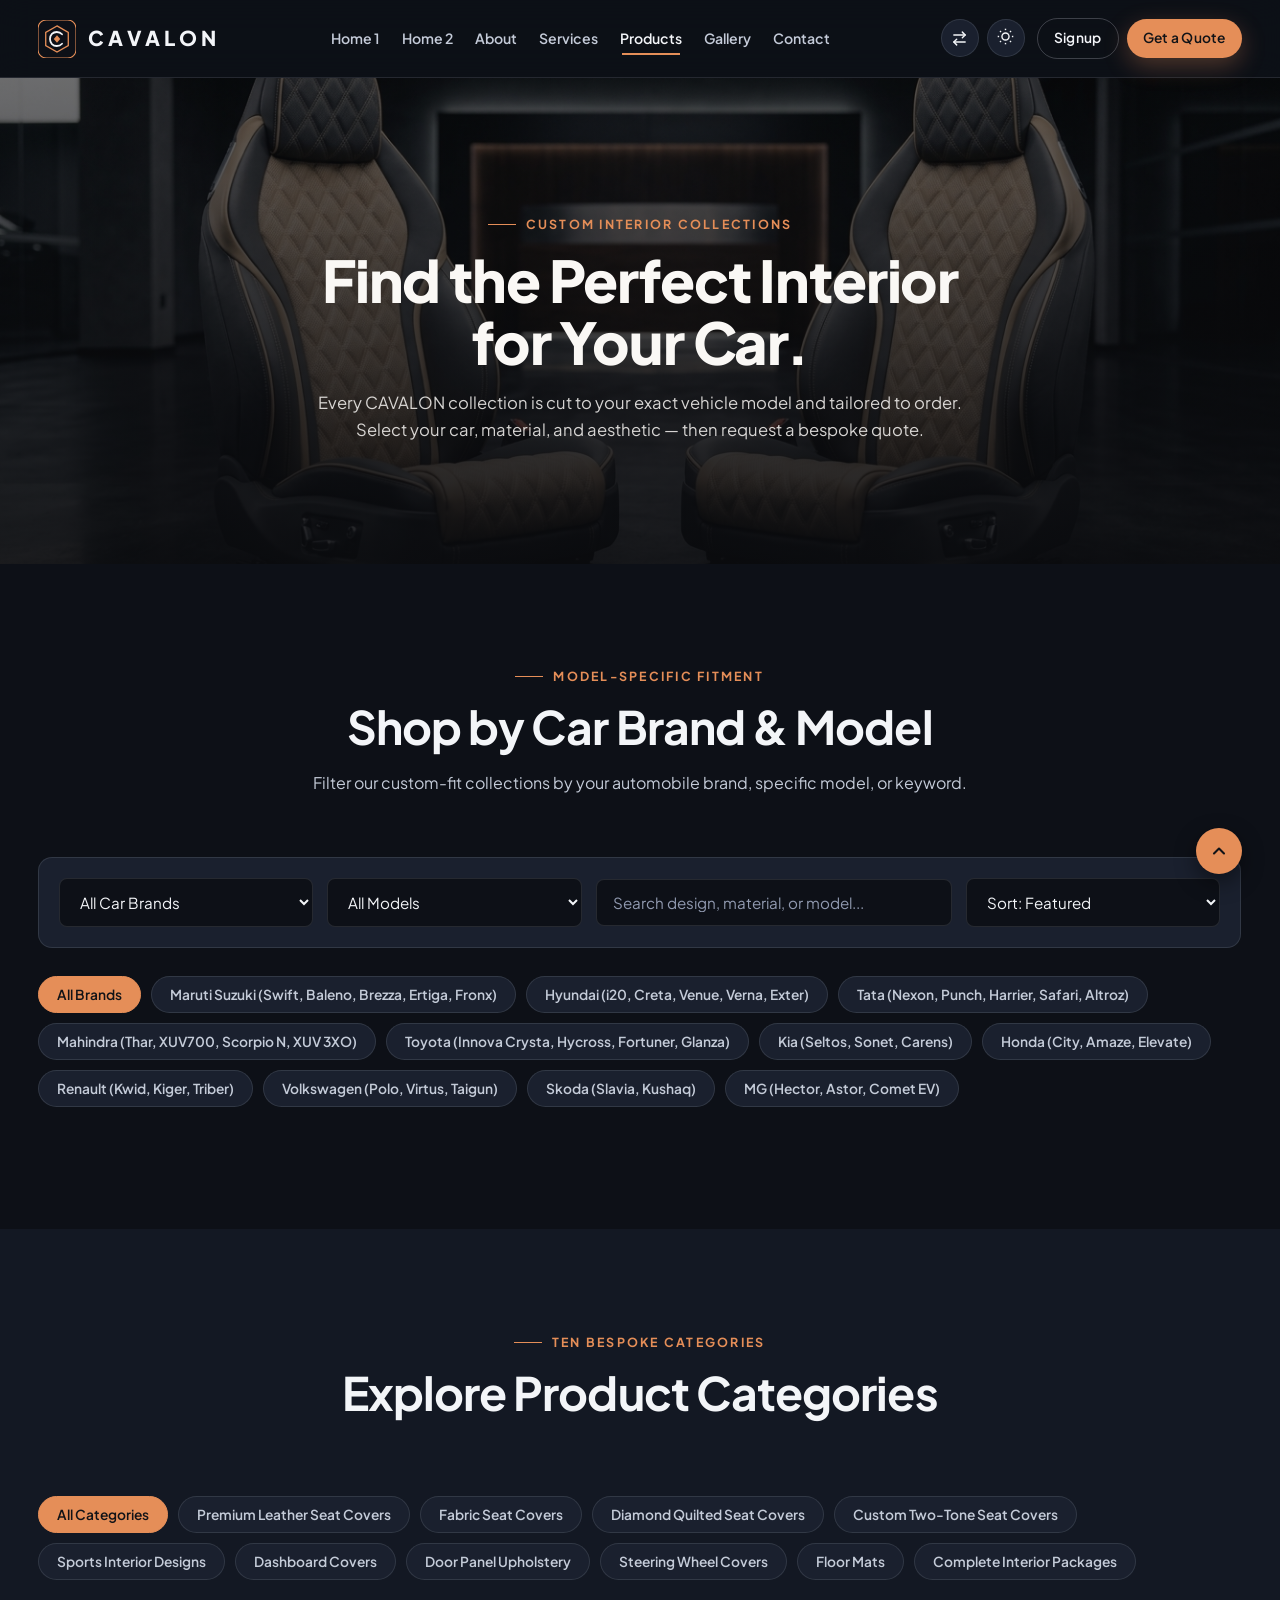
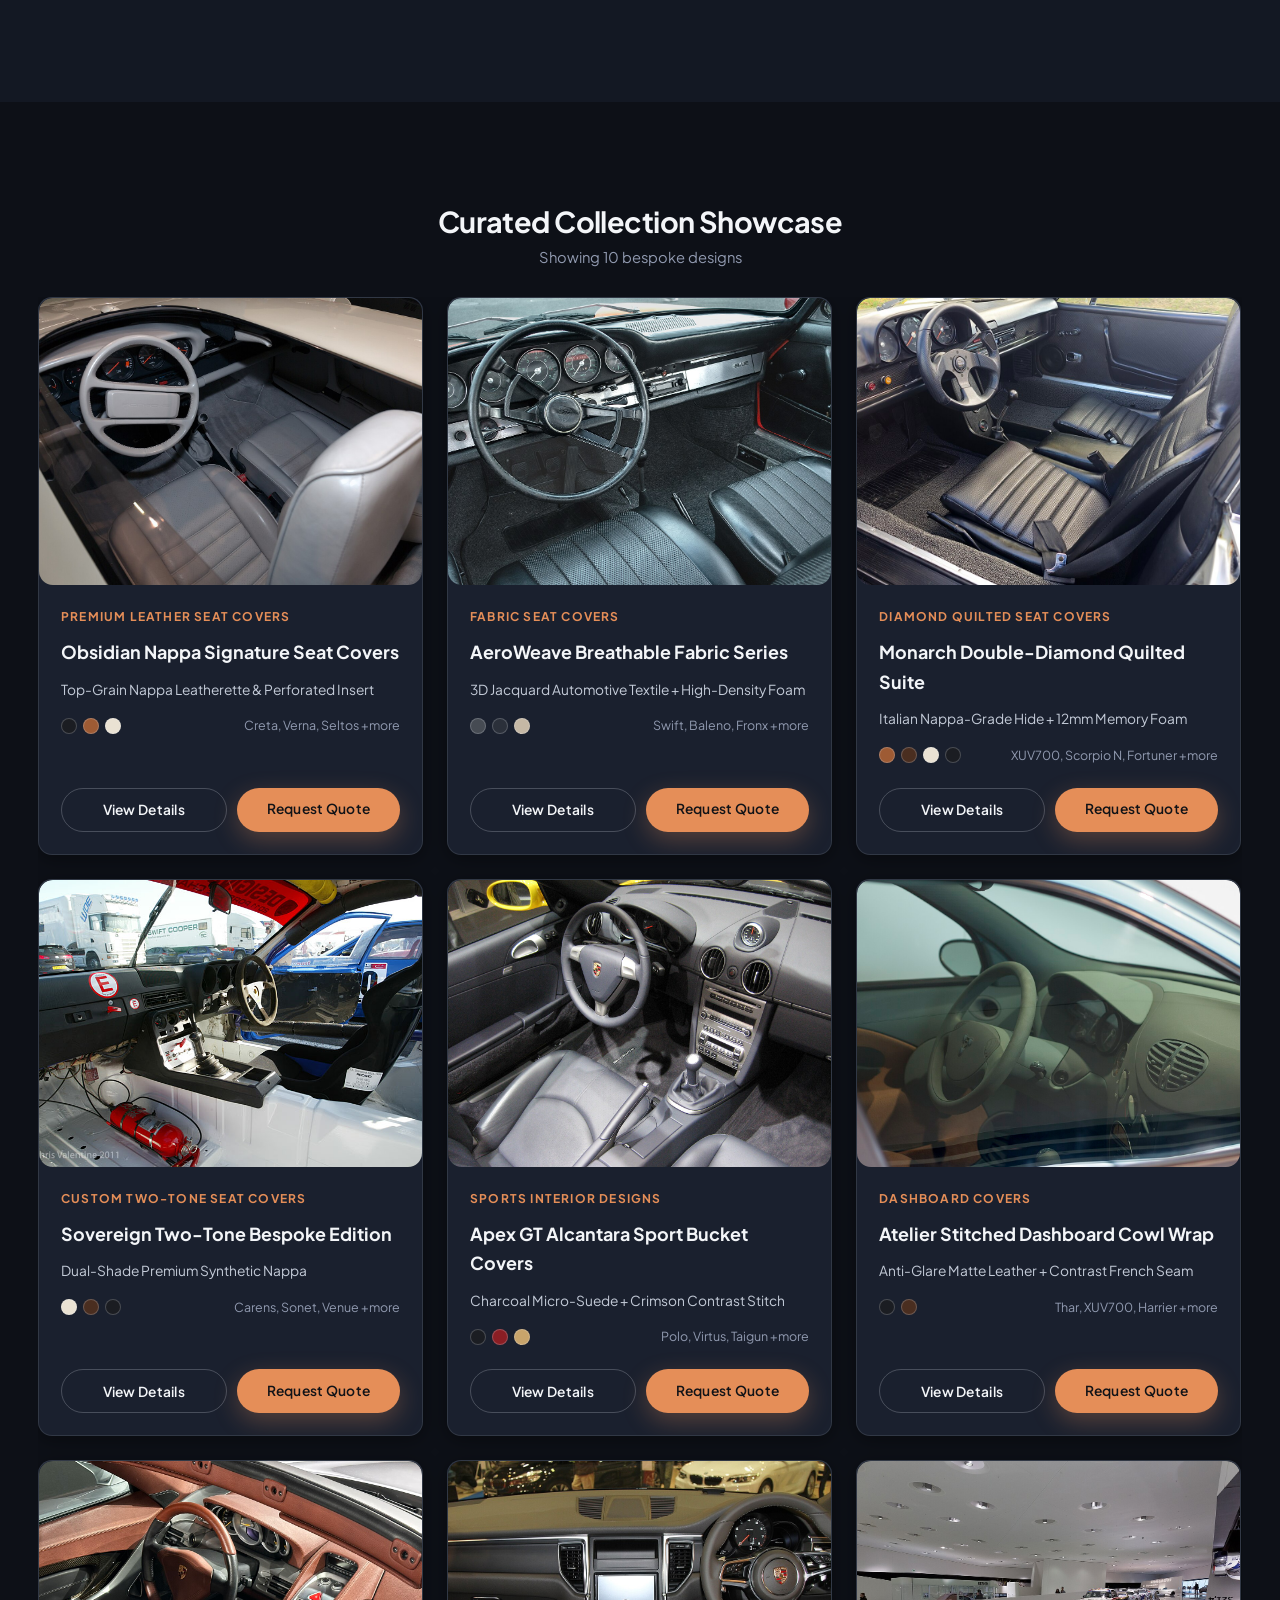
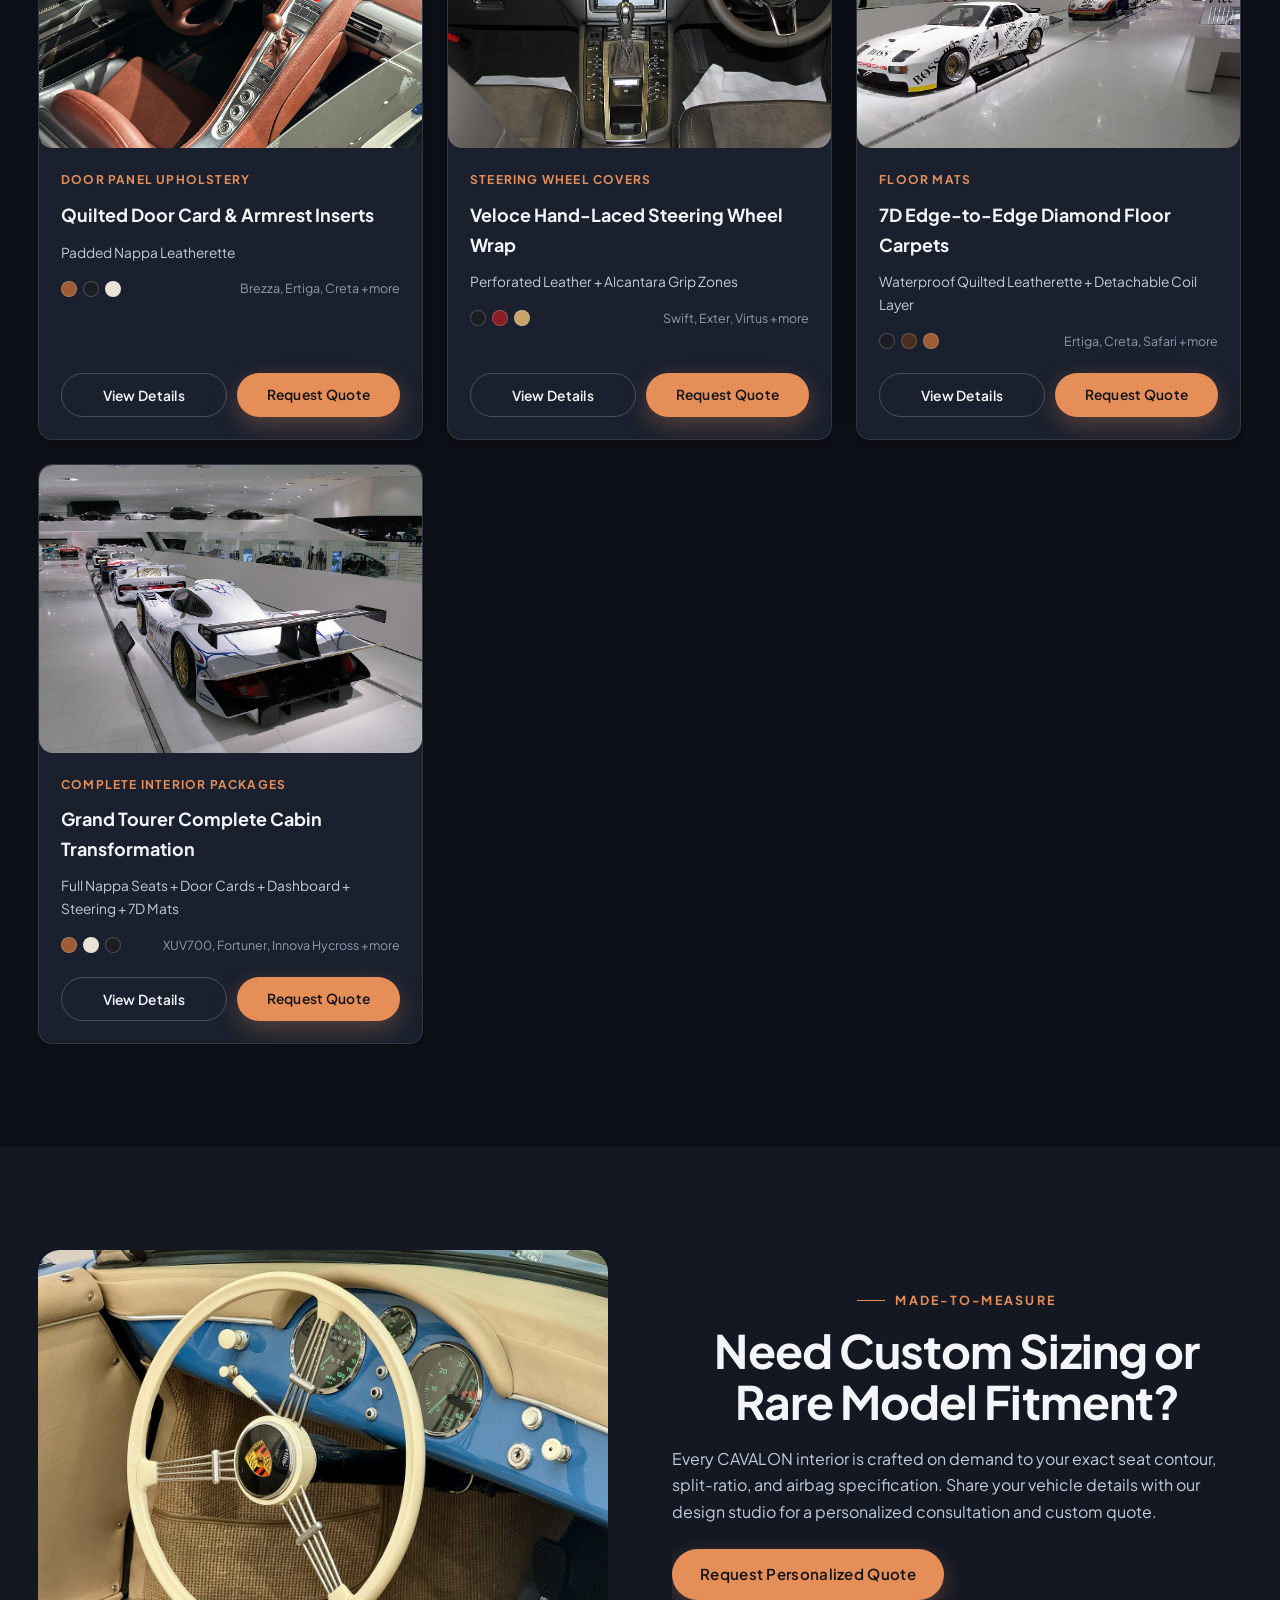
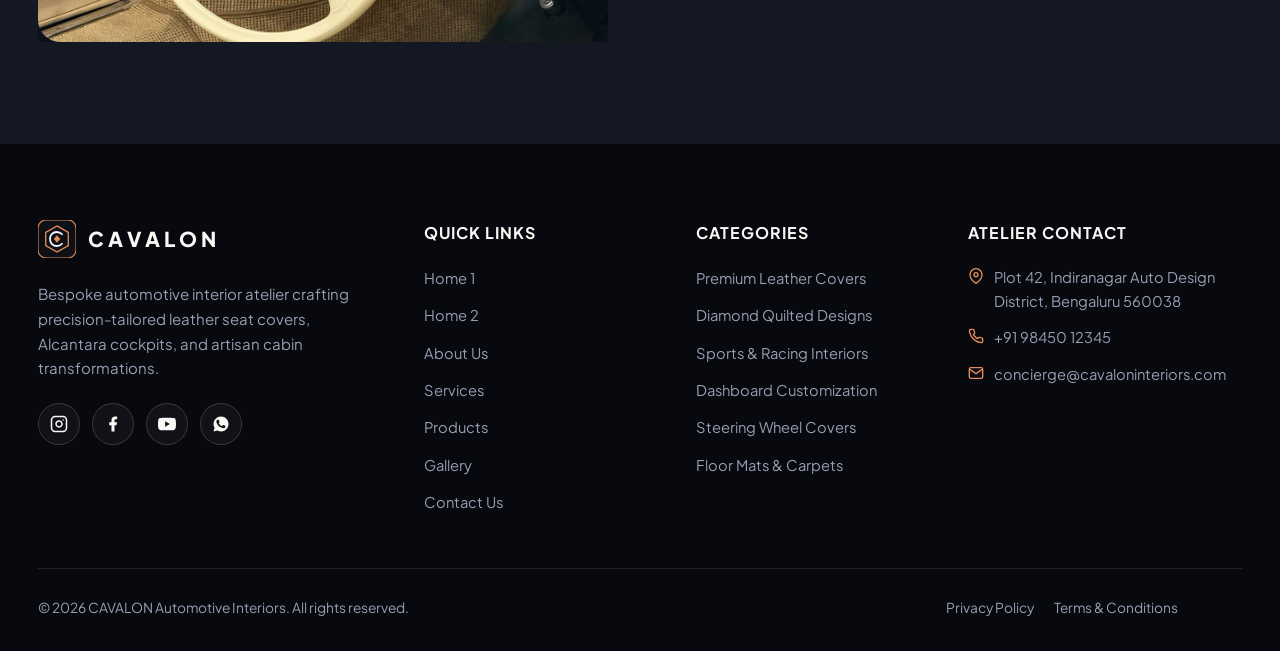
<file: products.html>
<!DOCTYPE html>
<html lang="en" data-theme="dark" dir="ltr">
<head>
  <meta charset="UTF-8" />
  <meta name="viewport" content="width=device-width, initial-scale=1.0" />
  <title>Products — CAVALON Custom Automotive Interior Collections</title>
  <meta name="description" content="Explore CAVALON custom-fit car seat covers, diamond-quilted leather, dashboard wraps, steering covers, and complete interior packages by car brand and model." />
  <link rel="icon" type="image/svg+xml" href="assets/images/favicon.svg" />
  <link rel="preconnect" href="https://fonts.googleapis.com" />
  <link rel="preconnect" href="https://fonts.gstatic.com" crossorigin />
  <link href="https://fonts.googleapis.com/css2?family=Plus+Jakarta+Sans:wght@400;500;600;700;800&display=swap" rel="stylesheet" />
  <link rel="stylesheet" href="assets/css/styles.css" />
  <link rel="stylesheet" href="assets/css/pages.css" />
</head>
<body>
  <header id="site-header"></header>

  <main>
    <!-- SECTION 1: PRODUCTS HERO -->
    <section class="page-hero" id="products-hero">
      <img src="assets/images/hero-products.jpg" alt="Custom tailored charcoal and champagne leather car seats" class="page-hero-bg" />
      <div class="page-hero-overlay"></div>
      <div class="container page-hero-content">
        <span class="eyebrow hero-reveal-1">Custom Interior Collections</span>
        <h1 class="page-hero-title hero-reveal-2">Find the Perfect Interior for Your Car.</h1>
        <p class="page-hero-desc hero-reveal-3">
          Every CAVALON collection is cut to your exact vehicle model and tailored to order. Select your car, material, and aesthetic — then request a bespoke quote.
        </p>
      </div>
    </section>

    <!-- SECTION 2: SHOP BY CAR BRAND & MODEL -->
    <section class="section" id="shop-by-brand">
      <div class="container">
        <div class="section-header" data-anim="fade-up">
          <span class="eyebrow">Model-Specific Fitment</span>
          <h2 class="section-title">Shop by Car Brand &amp; Model</h2>
          <p class="section-subtitle">Filter our custom-fit collections by your automobile brand, specific model, or keyword.</p>
        </div>

        <div class="filter-toolbar" data-anim="fade-up">
          <select id="brand-filter" class="form-control" aria-label="Filter by Car Brand">
            <option value="all">All Car Brands</option>
            <option value="Maruti Suzuki">Maruti Suzuki</option>
            <option value="Hyundai">Hyundai</option>
            <option value="Tata">Tata</option>
            <option value="Mahindra">Mahindra</option>
            <option value="Toyota">Toyota</option>
            <option value="Kia">Kia</option>
            <option value="Honda">Honda</option>
            <option value="Renault">Renault</option>
            <option value="Volkswagen">Volkswagen</option>
            <option value="Skoda">Skoda</option>
            <option value="MG">MG</option>
          </select>
          <select id="model-filter" class="form-control" aria-label="Filter by Car Model">
            <option value="all">All Models</option>
          </select>
          <input type="search" id="product-search" class="form-control" placeholder="Search design, material, or model..." aria-label="Search products" />
          <select id="product-sort" class="form-control" aria-label="Sort Products">
            <option value="featured">Sort: Featured</option>
            <option value="az">Sort: Name (A–Z)</option>
            <option value="za">Sort: Name (Z–A)</option>
          </select>
        </div>

        <div class="brand-pills" id="brand-quick-pills" data-anim="fade-left">
          <button type="button" class="filter-pill active" data-brand-pill="all">All Brands</button>
          <button type="button" class="filter-pill" data-brand-pill="Maruti Suzuki">Maruti Suzuki (Swift, Baleno, Brezza, Ertiga, Fronx)</button>
          <button type="button" class="filter-pill" data-brand-pill="Hyundai">Hyundai (i20, Creta, Venue, Verna, Exter)</button>
          <button type="button" class="filter-pill" data-brand-pill="Tata">Tata (Nexon, Punch, Harrier, Safari, Altroz)</button>
          <button type="button" class="filter-pill" data-brand-pill="Mahindra">Mahindra (Thar, XUV700, Scorpio N, XUV 3XO)</button>
          <button type="button" class="filter-pill" data-brand-pill="Toyota">Toyota (Innova Crysta, Hycross, Fortuner, Glanza)</button>
          <button type="button" class="filter-pill" data-brand-pill="Kia">Kia (Seltos, Sonet, Carens)</button>
          <button type="button" class="filter-pill" data-brand-pill="Honda">Honda (City, Amaze, Elevate)</button>
          <button type="button" class="filter-pill" data-brand-pill="Renault">Renault (Kwid, Kiger, Triber)</button>
          <button type="button" class="filter-pill" data-brand-pill="Volkswagen">Volkswagen (Polo, Virtus, Taigun)</button>
          <button type="button" class="filter-pill" data-brand-pill="Skoda">Skoda (Slavia, Kushaq)</button>
          <button type="button" class="filter-pill" data-brand-pill="MG">MG (Hector, Astor, Comet EV)</button>
        </div>
      </div>
    </section>

    <!-- SECTION 3: EXPLORE PRODUCT CATEGORIES -->
    <section class="section section-alt" id="product-categories">
      <div class="container">
        <div class="section-header" data-anim="fade-up">
          <span class="eyebrow">Ten Bespoke Categories</span>
          <h2 class="section-title">Explore Product Categories</h2>
        </div>

        <div class="brand-pills" id="category-pills" data-anim="fade-right">
          <button type="button" class="filter-pill active" data-cat="all">All Categories</button>
          <button type="button" class="filter-pill" data-cat="leather">Premium Leather Seat Covers</button>
          <button type="button" class="filter-pill" data-cat="fabric">Fabric Seat Covers</button>
          <button type="button" class="filter-pill" data-cat="diamond">Diamond Quilted Seat Covers</button>
          <button type="button" class="filter-pill" data-cat="twotone">Custom Two-Tone Seat Covers</button>
          <button type="button" class="filter-pill" data-cat="sports">Sports Interior Designs</button>
          <button type="button" class="filter-pill" data-cat="dashboard">Dashboard Covers</button>
          <button type="button" class="filter-pill" data-cat="door">Door Panel Upholstery</button>
          <button type="button" class="filter-pill" data-cat="steering">Steering Wheel Covers</button>
          <button type="button" class="filter-pill" data-cat="mats">Floor Mats</button>
          <button type="button" class="filter-pill" data-cat="complete">Complete Interior Packages</button>
        </div>
      </div>
    </section>

    <!-- SECTION 4: PREMIUM PRODUCT SHOWCASE -->
    <section class="section" id="product-showcase">
      <div class="container">
        <div class="section-header" style="margin-bottom: 28px;">
          <h2 class="section-title" style="margin-bottom: 8px; font-size: 1.8rem;">Curated Collection Showcase</h2>
          <span id="product-count" style="color: var(--text-muted); font-size: 0.92rem;">Showing 10 bespoke designs</span>
        </div>

        <div class="products-grid" id="products-grid" data-anim="stagger-up"></div>
      </div>
    </section>

    <!-- SECTION 5: CUSTOM ORDER & PRODUCT ENQUIRY -->
    <section class="section section-alt" id="custom-order">
      <div class="container">
        <div class="split-editorial">
          <div class="craft-img-frame img-zoom-wrap" data-anim="clip-reveal">
            <img src="assets/images/prod-custom-cta.jpg" alt="Bespoke automotive interior tailoring and custom sizing" loading="lazy" />
          </div>
          <div data-anim="fade-left">
            <span class="eyebrow">Made-to-Measure</span>
            <h2 class="section-title">Need Custom Sizing or Rare Model Fitment?</h2>
            <p class="section-subtitle" style="margin-bottom: 24px;">
              Every CAVALON interior is crafted on demand to your exact seat contour, split-ratio, and airbag specification. Share your vehicle details with our design studio for a personalized consultation and custom quote.
            </p>
            <a href="contact.html" class="btn btn-primary">Request Personalized Quote</a>
          </div>
        </div>
      </div>
    </section>
  </main>

  <div class="modal-backdrop" id="product-modal" aria-hidden="true">
    <div class="modal-box">
      <button type="button" class="modal-close-btn" id="modal-close" aria-label="Close Details">&times;</button>
      <div id="modal-content"></div>
    </div>
  </div>

  <footer id="site-footer"></footer>

  <script src="assets/js/main.js"></script>
  <script>
    const BRAND_MODELS = {
      'Maruti Suzuki': ['Swift', 'Baleno', 'Brezza', 'Ertiga', 'Fronx'],
      'Hyundai': ['i20', 'Creta', 'Venue', 'Verna', 'Exter'],
      'Tata': ['Nexon', 'Punch', 'Harrier', 'Safari', 'Altroz'],
      'Mahindra': ['Thar', 'XUV700', 'Scorpio N', 'XUV 3XO'],
      'Toyota': ['Innova Crysta', 'Innova Hycross', 'Fortuner', 'Glanza'],
      'Kia': ['Seltos', 'Sonet', 'Carens'],
      'Honda': ['City', 'Amaze', 'Elevate'],
      'Renault': ['Kwid', 'Kiger', 'Triber'],
      'Volkswagen': ['Polo', 'Virtus', 'Taigun'],
      'Skoda': ['Slavia', 'Kushaq'],
      'MG': ['Hector', 'Astor', 'Comet EV']
    };

    const PRODUCTS = [
      {
        id: 1,
        name: 'Obsidian Nappa Signature Seat Covers',
        category: 'leather',
        categoryLabel: 'Premium Leather Seat Covers',
        material: 'Top-Grain Nappa Leatherette & Perforated Insert',
        colors: ['#1B1D22', '#9E5B34', '#EAE2D3'],
        brands: ['Hyundai', 'Kia', 'Honda', 'Volkswagen', 'Skoda'],
        models: ['Creta', 'Verna', 'Seltos', 'City', 'Virtus', 'Slavia'],
        img: 'assets/images/prod-1.jpg',
        desc: 'OEM-tensioned full-cabin seat upholstery with ventilated center micro-perforation and airbag-certified side seams.'
      },
      {
        id: 2,
        name: 'AeroWeave Breathable Fabric Series',
        category: 'fabric',
        categoryLabel: 'Fabric Seat Covers',
        material: '3D Jacquard Automotive Textile + High-Density Foam',
        colors: ['#464B53', '#2B303A', '#C5B8A5'],
        brands: ['Maruti Suzuki', 'Tata', 'Renault', 'Hyundai'],
        models: ['Swift', 'Baleno', 'Fronx', 'Punch', 'Altroz', 'Kiger', 'i20'],
        img: 'assets/images/prod-2.jpg',
        desc: 'Cool-touch woven upholstery engineered for humid climates with reinforced bolster abrasion guards.'
      },
      {
        id: 3,
        name: 'Monarch Double-Diamond Quilted Suite',
        category: 'diamond',
        categoryLabel: 'Diamond Quilted Seat Covers',
        material: 'Italian Nappa-Grade Hide + 12mm Memory Foam',
        colors: ['#9E5B34', '#4A2E20', '#EAE2D3', '#1B1D22'],
        brands: ['Mahindra', 'Toyota', 'Tata', 'MG'],
        models: ['XUV700', 'Scorpio N', 'Fortuner', 'Innova Hycross', 'Harrier', 'Safari', 'Hector'],
        img: 'assets/images/prod-3.jpg',
        desc: 'Double-needle diamond geometry with sculpted side bolsters and custom embroidered headrests.'
      },
      {
        id: 4,
        name: 'Sovereign Two-Tone Bespoke Edition',
        category: 'twotone',
        categoryLabel: 'Custom Two-Tone Seat Covers',
        material: 'Dual-Shade Premium Synthetic Nappa',
        colors: ['#EAE2D3', '#4A2E20', '#1B1D22'],
        brands: ['Kia', 'Hyundai', 'Toyota', 'Honda', 'Skoda'],
        models: ['Carens', 'Sonet', 'Venue', 'Innova Crysta', 'Elevate', 'Kushaq'],
        img: 'assets/images/prod-4.jpg',
        desc: 'Architectural two-tone contrast bolsters paired with ivory center panels and matching piping.'
      },
      {
        id: 5,
        name: 'Apex GT Alcantara Sport Bucket Covers',
        category: 'sports',
        categoryLabel: 'Sports Interior Designs',
        material: 'Charcoal Micro-Suede + Crimson Contrast Stitch',
        colors: ['#1B1D22', '#8B1E24', '#C8A46B'],
        brands: ['Volkswagen', 'Skoda', 'Tata', 'Mahindra', 'Hyundai'],
        models: ['Polo', 'Virtus', 'Taigun', 'Slavia', 'Nexon', 'Thar', 'i20'],
        img: 'assets/images/prod-5.jpg',
        desc: 'High-grip Alcantara center zones with sculpted lateral thigh bolsters and motorsport stripe accents.'
      },
      {
        id: 6,
        name: 'Atelier Stitched Dashboard Cowl Wrap',
        category: 'dashboard',
        categoryLabel: 'Dashboard Covers',
        material: 'Anti-Glare Matte Leather + Contrast French Seam',
        colors: ['#1B1D22', '#4A2E20'],
        brands: ['Mahindra', 'Tata', 'Toyota', 'MG', 'Kia'],
        models: ['Thar', 'XUV700', 'Harrier', 'Fortuner', 'Hector', 'Seltos'],
        img: 'assets/images/prod-6.jpg',
        desc: 'Precision-molded dashboard upholstery eliminating windshield glare while adding hand-stitched luxury.'
      },
      {
        id: 7,
        name: 'Quilted Door Card & Armrest Inserts',
        category: 'door',
        categoryLabel: 'Door Panel Upholstery',
        material: 'Padded Nappa Leatherette',
        colors: ['#9E5B34', '#1B1D22', '#EAE2D3'],
        brands: ['Maruti Suzuki', 'Hyundai', 'Tata', 'Honda', 'Toyota'],
        models: ['Brezza', 'Ertiga', 'Creta', 'Nexon', 'City', 'Glanza'],
        img: 'assets/images/prod-7.jpg',
        desc: 'Soft-touch padded door panel inlays and center console armrests color-matched to your seat upholstery.'
      },
      {
        id: 8,
        name: 'Veloce Hand-Laced Steering Wheel Wrap',
        category: 'steering',
        categoryLabel: 'Steering Wheel Covers',
        material: 'Perforated Leather + Alcantara Grip Zones',
        colors: ['#1B1D22', '#8B1E24', '#C8A46B'],
        brands: ['Maruti Suzuki', 'Hyundai', 'Volkswagen', 'Mahindra', 'Kia'],
        models: ['Swift', 'Exter', 'Virtus', 'XUV 3XO', 'Sonet'],
        img: 'assets/images/prod-8.jpg',
        desc: 'Custom-patterned steering wheel wrap with metallic 12-o’clock alignment band and ergonomic thumb grips.'
      },
      {
        id: 9,
        name: '7D Edge-to-Edge Diamond Floor Carpets',
        category: 'mats',
        categoryLabel: 'Floor Mats',
        material: 'Waterproof Quilted Leatherette + Detachable Coil Layer',
        colors: ['#1B1D22', '#4A2E20', '#9E5B34'],
        brands: ['Maruti Suzuki', 'Hyundai', 'Tata', 'Mahindra', 'Toyota', 'Renault', 'MG'],
        models: ['Ertiga', 'Creta', 'Safari', 'Scorpio N', 'Innova Hycross', 'Triber', 'Comet EV'],
        img: 'assets/images/prod-9.jpg',
        desc: 'Laser-measured raised-wall floor protection with anti-slip heel plate and easy-rinse top mats.'
      },
      {
        id: 10,
        name: 'Grand Tourer Complete Cabin Transformation',
        category: 'complete',
        categoryLabel: 'Complete Interior Packages',
        material: 'Full Nappa Seats + Door Cards + Dashboard + Steering + 7D Mats',
        colors: ['#9E5B34', '#EAE2D3', '#1B1D22'],
        brands: ['Mahindra', 'Toyota', 'Tata', 'MG', 'Kia', 'Hyundai'],
        models: ['XUV700', 'Fortuner', 'Innova Hycross', 'Safari', 'Hector', 'Seltos', 'Creta'],
        img: 'assets/images/prod-10.jpg',
        desc: 'Our flagship bumper-to-bumper interior overhaul uniting seats, doors, dash, steering, and carpets in one cohesive palette.'
      }
    ];

    let activeBrand = 'all';
    let activeModel = 'all';
    let activeCategory = 'all';
    let searchTerm = '';
    let sortMode = 'featured';

    const brandSelect = document.getElementById('brand-filter');
    const modelSelect = document.getElementById('model-filter');
    const searchInput = document.getElementById('product-search');
    const sortSelect = document.getElementById('product-sort');

    function populateModelDropdown() {
      if (activeBrand === 'all') {
        modelSelect.innerHTML = '<option value="all">All Models</option>';
        activeModel = 'all';
        return;
      }
      const models = BRAND_MODELS[activeBrand] || [];
      modelSelect.innerHTML = '<option value="all">All ' + activeBrand + ' Models</option>' +
        models.map((m) => `<option value="${m}">${m}</option>`).join('');
      activeModel = 'all';
    }

    function renderProducts() {
      let list = PRODUCTS.filter((p) => {
        const matchBrand = activeBrand === 'all' || p.brands.includes(activeBrand);
        const matchModel = activeModel === 'all' || p.models.includes(activeModel);
        const matchCat = activeCategory === 'all' || p.category === activeCategory;
        const q = searchTerm.trim().toLowerCase();
        const matchSearch = !q ||
          p.name.toLowerCase().includes(q) ||
          p.material.toLowerCase().includes(q) ||
          p.models.some((m) => m.toLowerCase().includes(q)) ||
          p.brands.some((b) => b.toLowerCase().includes(q));
        return matchBrand && matchModel && matchCat && matchSearch;
      });

      if (sortMode === 'az') list.sort((a, b) => a.name.localeCompare(b.name));
      if (sortMode === 'za') list.sort((a, b) => b.name.localeCompare(a.name));

      document.getElementById('product-count').textContent = `Showing ${list.length} bespoke design${list.length === 1 ? '' : 's'}`;
      const grid = document.getElementById('products-grid');

      if (!list.length) {
        grid.innerHTML = `<div style="grid-column: 1 / -1; text-align: center; padding: 48px 20px; border: 1px dashed var(--border-strong); border-radius: var(--radius-md);">
          <h3 class="cat-scroll-title">No matching designs found</h3>
          <p class="section-subtitle" style="margin: 8px auto 18px;">We custom-craft for every model on request. Reset filters or request a custom quote directly.</p>
          <a href="contact.html" class="btn btn-primary btn-sm">Request Custom Fitment</a>
        </div>`;
        return;
      }

      grid.innerHTML = list.map((p) => `
        <article class="card">
          <div class="img-zoom-wrap"><img src="${p.img}" alt="${p.name}" class="product-card-img" loading="lazy" /></div>
          <div class="product-card-body">
            <span style="font-size: 0.75rem; font-weight: 700; text-transform: uppercase; letter-spacing: 0.1em; color: var(--accent);">${p.categoryLabel}</span>
            <h3 class="cat-scroll-title" style="margin-bottom: 2px;">${p.name}</h3>
            <p style="font-size: 0.86rem; color: var(--text-secondary);">${p.material}</p>
            <div style="display: flex; align-items: center; justify-content: space-between; margin-block: 4px;">
              <div class="color-dots" title="Available Hide Shades">
                ${p.colors.map((c) => `<span class="color-dot" style="background: ${c};"></span>`).join('')}
              </div>
              <span style="font-size: 0.78rem; color: var(--text-muted);">${p.models.slice(0, 3).join(', ')} +more</span>
            </div>
            <div style="display: flex; gap: 10px; margin-top: 8px;">
              <button type="button" class="btn btn-secondary btn-sm" style="flex: 1;" onclick="openProductModal(${p.id})">View Details</button>
              <a href="contact.html?category=${encodeURIComponent(p.categoryLabel)}" class="btn btn-primary btn-sm" style="flex: 1;">Request Quote</a>
            </div>
          </div>
        </article>
      `).join('');
    }

    window.openProductModal = function (id) {
      const p = PRODUCTS.find((item) => item.id === id);
      if (!p) return;
      const modal = document.getElementById('product-modal');
      document.getElementById('modal-content').innerHTML = `
        <img src="${p.img}" alt="${p.name}" style="width: 100%; max-height: 360px; object-fit: cover;" />
        <div style="padding: 28px;">
          <span class="eyebrow">${p.categoryLabel}</span>
          <h3 class="section-title" style="font-size: 1.75rem; margin-bottom: 10px;">${p.name}</h3>
          <p class="section-subtitle" style="margin-bottom: 18px;">${p.desc}</p>
          <p style="font-size: 0.92rem; margin-bottom: 8px;"><strong>Material:</strong> ${p.material}</p>
          <p style="font-size: 0.92rem; margin-bottom: 20px;"><strong>Compatible Highlights:</strong> ${p.models.join(', ')} (plus custom model-year templates)</p>
          <a href="contact.html?category=${encodeURIComponent(p.categoryLabel)}" class="btn btn-primary">Request Custom Quote</a>
        </div>
      `;
      modal.classList.add('open');
      modal.setAttribute('aria-hidden', 'false');
    };

    document.getElementById('modal-close').addEventListener('click', () => {
      document.getElementById('product-modal').classList.remove('open');
    });
    document.getElementById('product-modal').addEventListener('click', (e) => {
      if (e.target.id === 'product-modal') e.target.classList.remove('open');
    });

    brandSelect.addEventListener('change', () => {
      activeBrand = brandSelect.value;
      document.querySelectorAll('[data-brand-pill]').forEach((b) => {
        b.classList.toggle('active', b.getAttribute('data-brand-pill') === activeBrand);
      });
      populateModelDropdown();
      renderProducts();
    });

    modelSelect.addEventListener('change', () => {
      activeModel = modelSelect.value;
      renderProducts();
    });

    searchInput.addEventListener('input', () => {
      searchTerm = searchInput.value;
      renderProducts();
    });

    sortSelect.addEventListener('change', () => {
      sortMode = sortSelect.value;
      renderProducts();
    });

    document.querySelectorAll('[data-brand-pill]').forEach((btn) => {
      btn.addEventListener('click', () => {
        activeBrand = btn.getAttribute('data-brand-pill');
        brandSelect.value = activeBrand;
        document.querySelectorAll('[data-brand-pill]').forEach((b) => b.classList.remove('active'));
        btn.classList.add('active');
        populateModelDropdown();
        renderProducts();
      });
    });

    document.querySelectorAll('[data-cat]').forEach((btn) => {
      btn.addEventListener('click', () => {
        activeCategory = btn.getAttribute('data-cat');
        document.querySelectorAll('[data-cat]').forEach((b) => b.classList.remove('active'));
        btn.classList.add('active');
        renderProducts();
      });
    });

    const urlCat = new URLSearchParams(window.location.search).get('cat');
    if (urlCat) {
      activeCategory = urlCat;
      document.querySelectorAll('[data-cat]').forEach((b) => {
        b.classList.toggle('active', b.getAttribute('data-cat') === urlCat);
      });
    }

    renderProducts();
  </script>
</body>
</html>
</file>
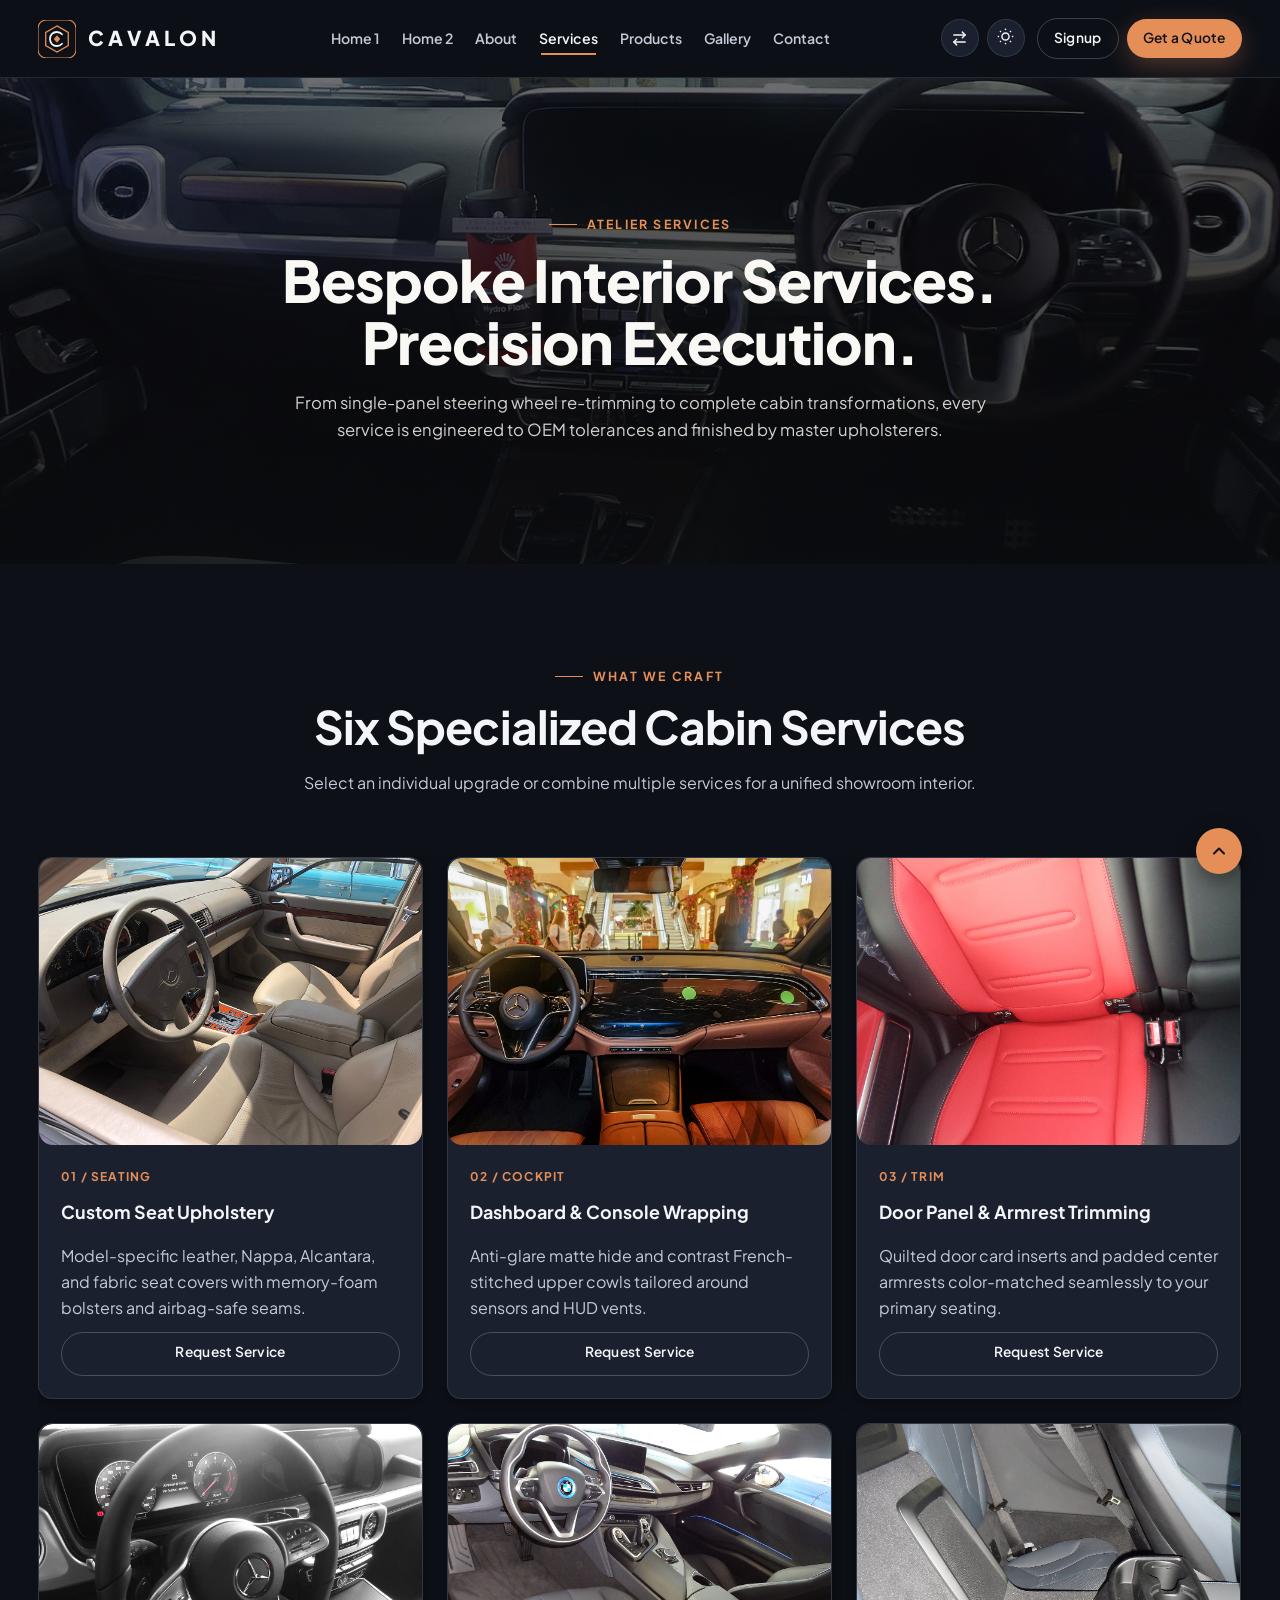
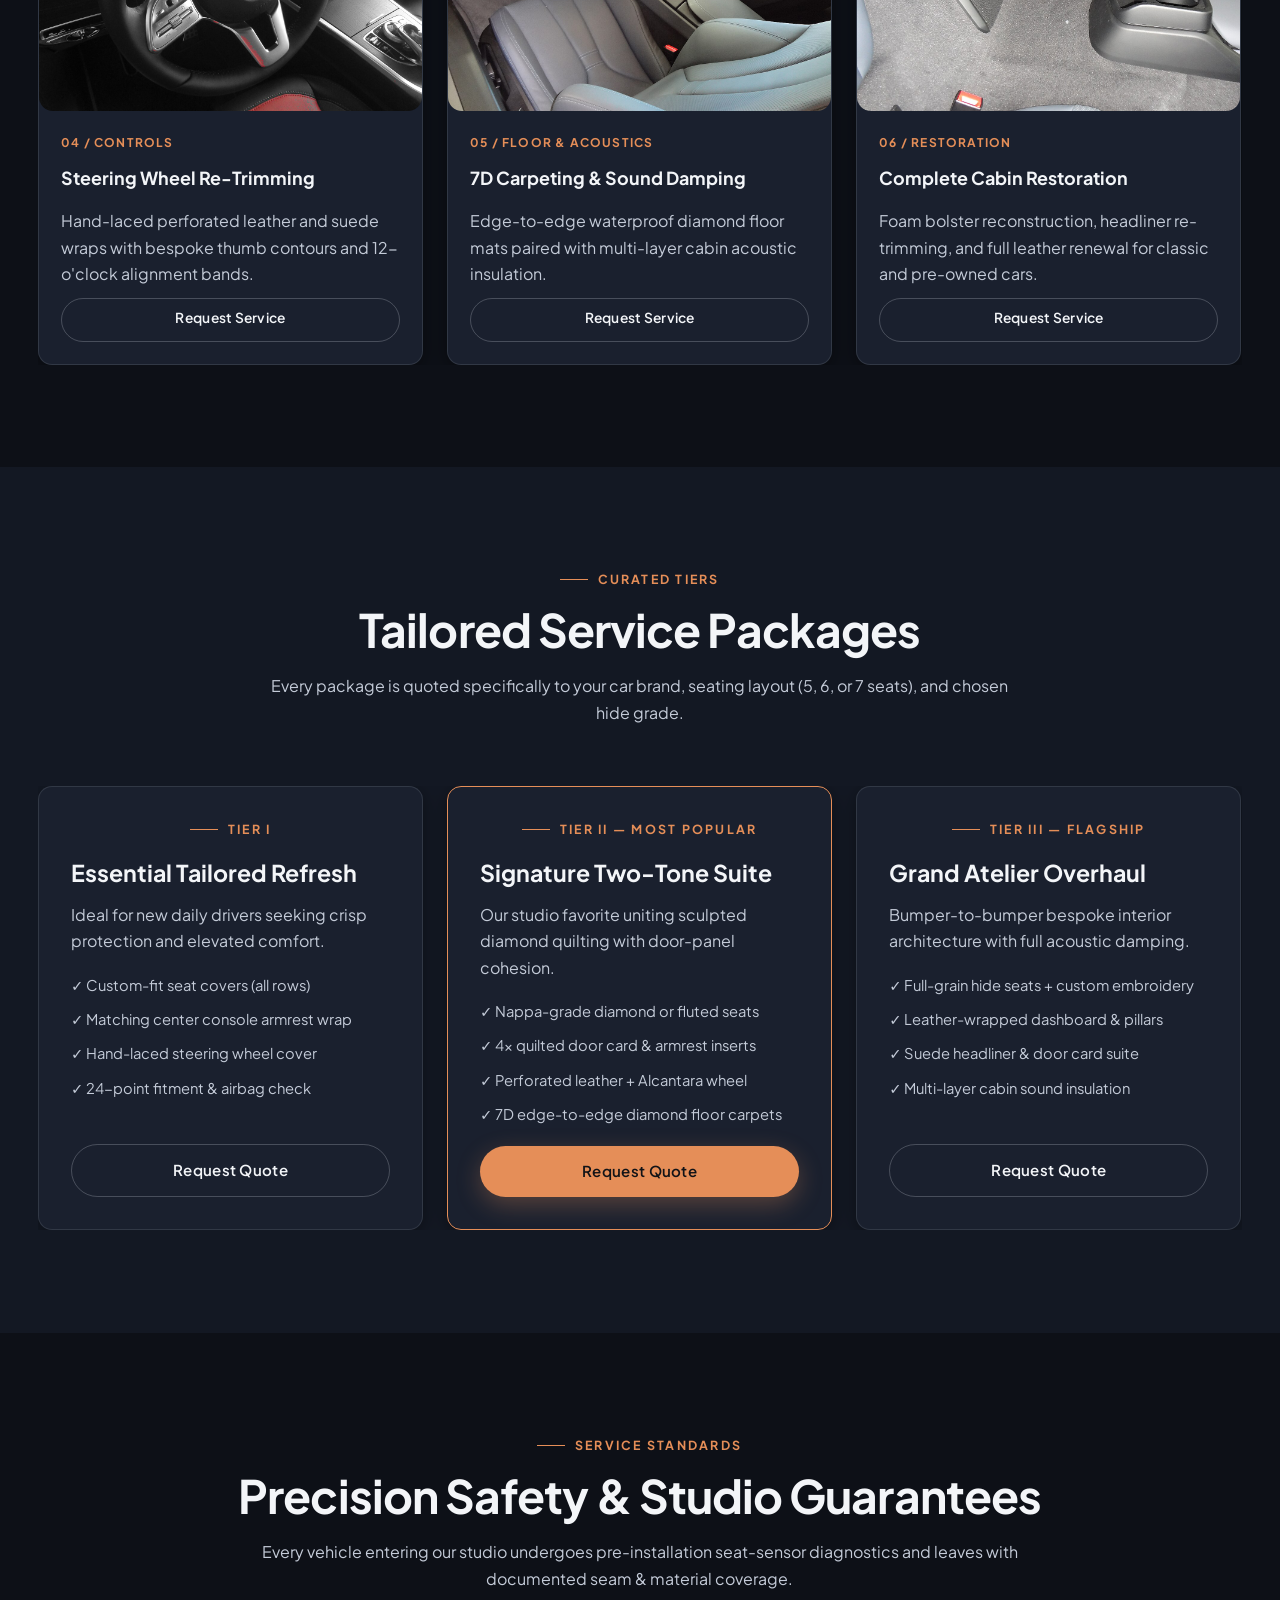
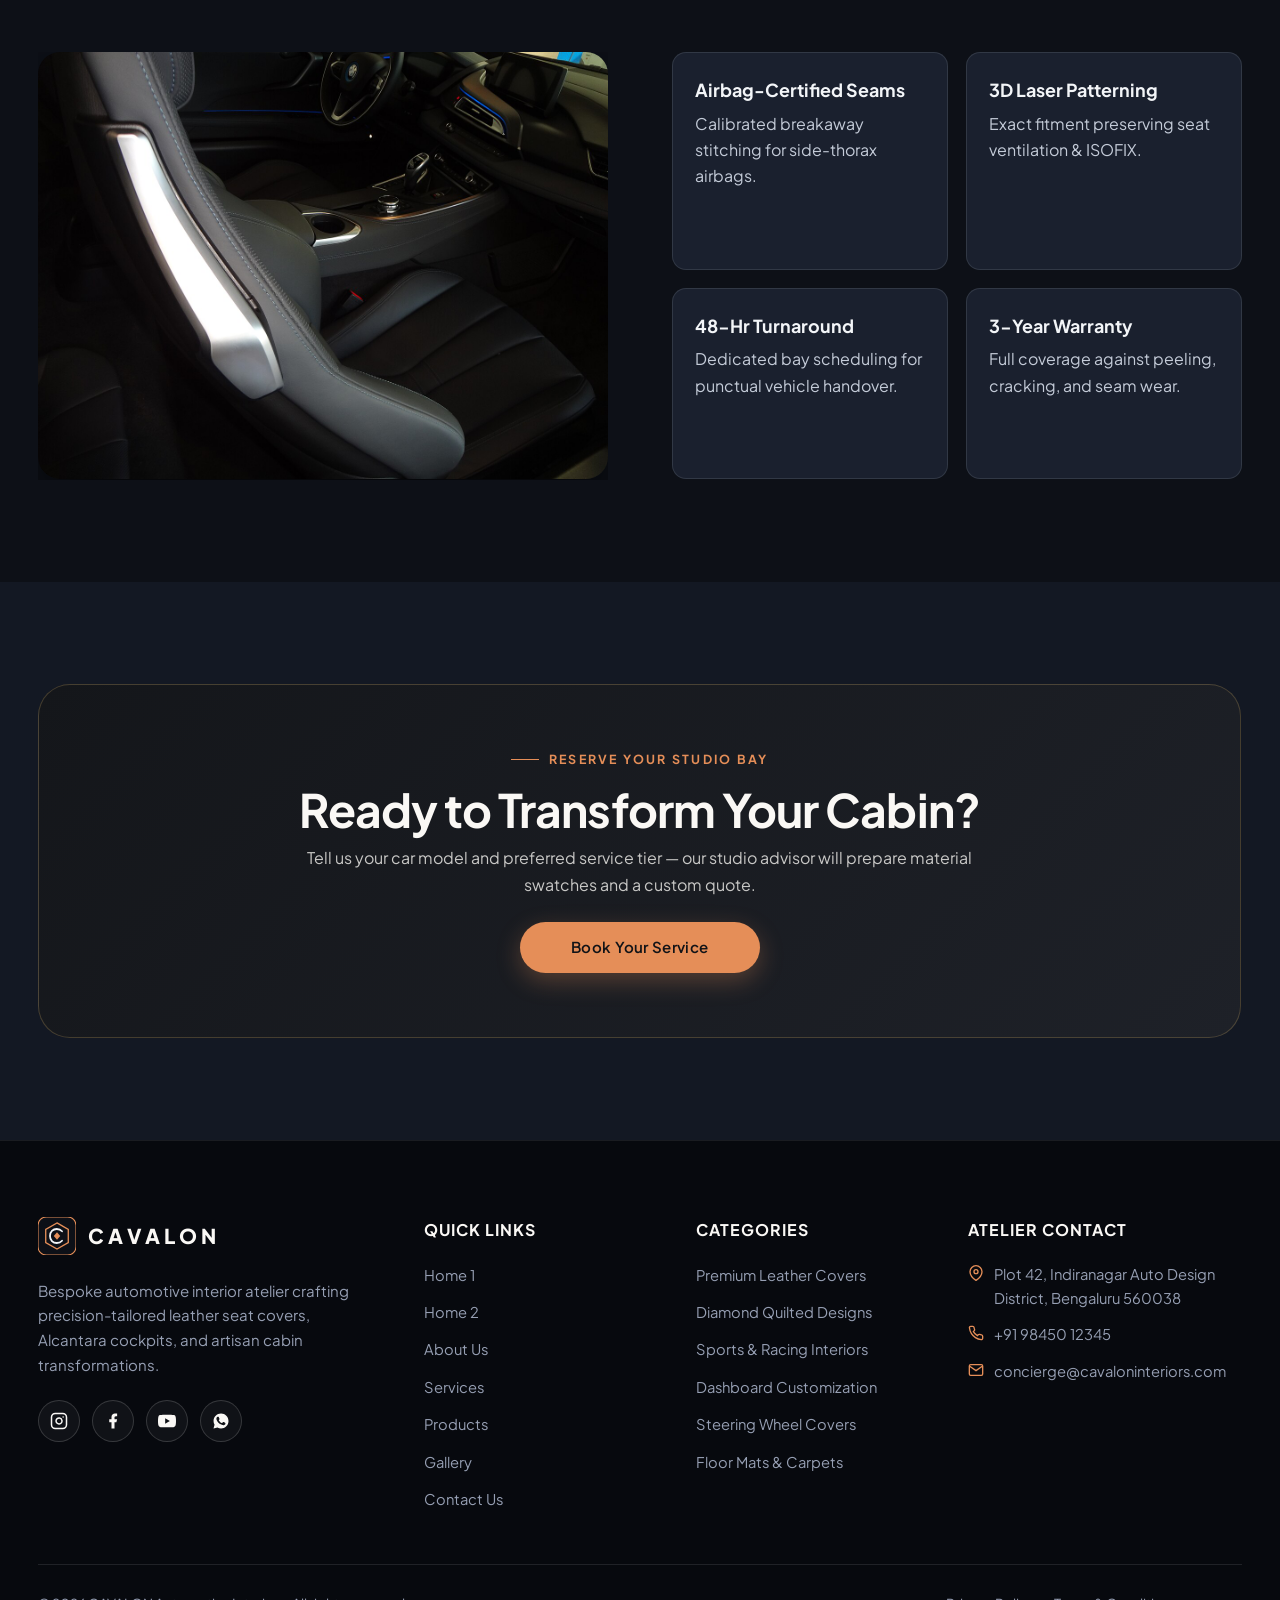
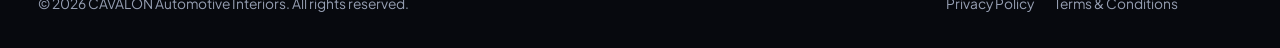
<file: services.html>
<!DOCTYPE html>
<html lang="en" data-theme="dark" dir="ltr">
<head>
  <meta charset="UTF-8" />
  <meta name="viewport" content="width=device-width, initial-scale=1.0" />
  <title>Services — CAVALON Bespoke Automotive Interior Studio</title>
  <meta name="description" content="Explore CAVALON luxury car interior customization services: bespoke seat upholstery, dashboard wrapping, door panels, steering wheels, 7D floor mats, and cabin restoration." />
  <link rel="icon" type="image/svg+xml" href="assets/images/favicon.svg" />
  <link rel="preconnect" href="https://fonts.googleapis.com" />
  <link rel="preconnect" href="https://fonts.gstatic.com" crossorigin />
  <link href="https://fonts.googleapis.com/css2?family=Plus+Jakarta+Sans:wght@400;500;600;700;800&display=swap" rel="stylesheet" />
  <link rel="stylesheet" href="assets/css/styles.css" />
  <link rel="stylesheet" href="assets/css/pages.css" />
</head>
<body>
  <header id="site-header"></header>

  <main>
    <!-- SECTION 1: SERVICES HERO -->
    <section class="page-hero" id="services-hero">
      <img src="assets/images/hero-services.jpg" alt="CAVALON bespoke automotive interior customization studio" class="page-hero-bg" />
      <div class="page-hero-overlay"></div>
      <div class="container page-hero-content">
        <span class="eyebrow hero-reveal-1">Atelier Services</span>
        <h1 class="page-hero-title hero-reveal-2">Bespoke Interior Services. Precision Execution.</h1>
        <p class="page-hero-desc hero-reveal-3">
          From single-panel steering wheel re-trimming to complete cabin transformations, every service is engineered to OEM tolerances and finished by master upholsterers.
        </p>
      </div>
    </section>

    <!-- SECTION 2: CORE CUSTOMIZATION SERVICES (6-CARD GRID) -->
    <section class="section" id="core-services">
      <div class="container">
        <div class="section-header centered" data-anim="fade-up">
          <span class="eyebrow">What We Craft</span>
          <h2 class="section-title">Six Specialized Cabin Services</h2>
          <p class="section-subtitle">Select an individual upgrade or combine multiple services for a unified showroom interior.</p>
        </div>

        <div class="products-grid" data-anim="stagger-up">
          <article class="card tilt-card">
            <div class="img-zoom-wrap"><img src="assets/images/srv-seats.jpg" alt="Custom Seat Upholstery" class="product-card-img" loading="lazy" /></div>
            <div class="product-card-body">
              <span style="font-size: 0.75rem; font-weight: 700; text-transform: uppercase; letter-spacing: 0.1em; color: var(--accent);">01 / Seating</span>
              <h3 class="cat-scroll-title">Custom Seat Upholstery</h3>
              <p class="section-subtitle">Model-specific leather, Nappa, Alcantara, and fabric seat covers with memory-foam bolsters and airbag-safe seams.</p>
              <a href="contact.html?category=Premium%20Leather%20Seat%20Covers" class="btn btn-secondary btn-sm" style="margin-top: 8px;">Request Service</a>
            </div>
          </article>

          <article class="card tilt-card">
            <div class="img-zoom-wrap"><img src="assets/images/srv-dash.jpg" alt="Dashboard and Console Wrapping" class="product-card-img" loading="lazy" /></div>
            <div class="product-card-body">
              <span style="font-size: 0.75rem; font-weight: 700; text-transform: uppercase; letter-spacing: 0.1em; color: var(--accent);">02 / Cockpit</span>
              <h3 class="cat-scroll-title">Dashboard &amp; Console Wrapping</h3>
              <p class="section-subtitle">Anti-glare matte hide and contrast French-stitched upper cowls tailored around sensors and HUD vents.</p>
              <a href="contact.html?category=Dashboard%20Covers" class="btn btn-secondary btn-sm" style="margin-top: 8px;">Request Service</a>
            </div>
          </article>

          <article class="card tilt-card">
            <div class="img-zoom-wrap"><img src="assets/images/srv-door.jpg" alt="Door Panel and Armrest Trimming" class="product-card-img" loading="lazy" /></div>
            <div class="product-card-body">
              <span style="font-size: 0.75rem; font-weight: 700; text-transform: uppercase; letter-spacing: 0.1em; color: var(--accent);">03 / Trim</span>
              <h3 class="cat-scroll-title">Door Panel &amp; Armrest Trimming</h3>
              <p class="section-subtitle">Quilted door card inserts and padded center armrests color-matched seamlessly to your primary seating.</p>
              <a href="contact.html?category=Door%20Panel%20Upholstery" class="btn btn-secondary btn-sm" style="margin-top: 8px;">Request Service</a>
            </div>
          </article>

          <article class="card tilt-card">
            <div class="img-zoom-wrap"><img src="assets/images/srv-wheel.jpg" alt="Steering Wheel Re-Trimming" class="product-card-img" loading="lazy" /></div>
            <div class="product-card-body">
              <span style="font-size: 0.75rem; font-weight: 700; text-transform: uppercase; letter-spacing: 0.1em; color: var(--accent);">04 / Controls</span>
              <h3 class="cat-scroll-title">Steering Wheel Re-Trimming</h3>
              <p class="section-subtitle">Hand-laced perforated leather and suede wraps with bespoke thumb contours and 12-o'clock alignment bands.</p>
              <a href="contact.html?category=Steering%20Wheel%20Covers" class="btn btn-secondary btn-sm" style="margin-top: 8px;">Request Service</a>
            </div>
          </article>

          <article class="card tilt-card">
            <div class="img-zoom-wrap"><img src="assets/images/srv-mats.jpg" alt="7D Floor Carpeting and Sound Damping" class="product-card-img" loading="lazy" /></div>
            <div class="product-card-body">
              <span style="font-size: 0.75rem; font-weight: 700; text-transform: uppercase; letter-spacing: 0.1em; color: var(--accent);">05 / Floor &amp; Acoustics</span>
              <h3 class="cat-scroll-title">7D Carpeting &amp; Sound Damping</h3>
              <p class="section-subtitle">Edge-to-edge waterproof diamond floor mats paired with multi-layer cabin acoustic insulation.</p>
              <a href="contact.html?category=Floor%20Mats" class="btn btn-secondary btn-sm" style="margin-top: 8px;">Request Service</a>
            </div>
          </article>

          <article class="card tilt-card">
            <div class="img-zoom-wrap"><img src="assets/images/srv-restore.jpg" alt="Complete Cabin Restoration" class="product-card-img" loading="lazy" /></div>
            <div class="product-card-body">
              <span style="font-size: 0.75rem; font-weight: 700; text-transform: uppercase; letter-spacing: 0.1em; color: var(--accent);">06 / Restoration</span>
              <h3 class="cat-scroll-title">Complete Cabin Restoration</h3>
              <p class="section-subtitle">Foam bolster reconstruction, headliner re-trimming, and full leather renewal for classic and pre-owned cars.</p>
              <a href="contact.html?category=Complete%20Interior%20Packages" class="btn btn-secondary btn-sm" style="margin-top: 8px;">Request Service</a>
            </div>
          </article>
        </div>
      </div>
    </section>

    <!-- SECTION 3: SERVICE PACKAGES & TIERED OFFERINGS -->
    <section class="section section-alt" id="service-packages">
      <div class="container">
        <div class="section-header centered" data-anim="fade-up">
          <span class="eyebrow">Curated Tiers</span>
          <h2 class="section-title">Tailored Service Packages</h2>
          <p class="section-subtitle">Every package is quoted specifically to your car brand, seating layout (5, 6, or 7 seats), and chosen hide grade.</p>
        </div>

        <div class="products-grid" data-anim="flip-up">
          <div class="card" style="padding: 32px; display: flex; flex-direction: column; justify-content: space-between; gap: 20px;">
            <div>
              <span class="eyebrow">Tier I</span>
              <h3 class="cat-scroll-title" style="font-size: 1.45rem; margin-bottom: 10px;">Essential Tailored Refresh</h3>
              <p class="section-subtitle" style="margin-bottom: 18px;">Ideal for new daily drivers seeking crisp protection and elevated comfort.</p>
              <ul style="display: grid; gap: 10px; color: var(--text-secondary); font-size: 0.92rem;">
                <li>&#10003; Custom-fit seat covers (all rows)</li>
                <li>&#10003; Matching center console armrest wrap</li>
                <li>&#10003; Hand-laced steering wheel cover</li>
                <li>&#10003; 24-point fitment &amp; airbag check</li>
              </ul>
            </div>
            <a href="contact.html" class="btn btn-secondary">Request Quote</a>
          </div>

          <div class="card" style="padding: 32px; border-color: var(--accent); display: flex; flex-direction: column; justify-content: space-between; gap: 20px;">
            <div>
              <span class="eyebrow">Tier II — Most Popular</span>
              <h3 class="cat-scroll-title" style="font-size: 1.45rem; margin-bottom: 10px;">Signature Two-Tone Suite</h3>
              <p class="section-subtitle" style="margin-bottom: 18px;">Our studio favorite uniting sculpted diamond quilting with door-panel cohesion.</p>
              <ul style="display: grid; gap: 10px; color: var(--text-secondary); font-size: 0.92rem;">
                <li>&#10003; Nappa-grade diamond or fluted seats</li>
                <li>&#10003; 4x quilted door card &amp; armrest inserts</li>
                <li>&#10003; Perforated leather + Alcantara wheel</li>
                <li>&#10003; 7D edge-to-edge diamond floor carpets</li>
              </ul>
            </div>
            <a href="contact.html" class="btn btn-primary">Request Quote</a>
          </div>

          <div class="card" style="padding: 32px; display: flex; flex-direction: column; justify-content: space-between; gap: 20px;">
            <div>
              <span class="eyebrow">Tier III — Flagship</span>
              <h3 class="cat-scroll-title" style="font-size: 1.45rem; margin-bottom: 10px;">Grand Atelier Overhaul</h3>
              <p class="section-subtitle" style="margin-bottom: 18px;">Bumper-to-bumper bespoke interior architecture with full acoustic damping.</p>
              <ul style="display: grid; gap: 10px; color: var(--text-secondary); font-size: 0.92rem;">
                <li>&#10003; Full-grain hide seats + custom embroidery</li>
                <li>&#10003; Leather-wrapped dashboard &amp; pillars</li>
                <li>&#10003; Suede headliner &amp; door card suite</li>
                <li>&#10003; Multi-layer cabin sound insulation</li>
              </ul>
            </div>
            <a href="contact.html" class="btn btn-secondary">Request Quote</a>
          </div>
        </div>
      </div>
    </section>

    <!-- SECTION 4: STUDIO SERVICE STANDARDS & WARRANTY -->
    <section class="section" id="service-standards">
      <div class="container">
        <div class="section-header" data-anim="fade-up">
          <span class="eyebrow">Service Standards</span>
          <h2 class="section-title">Precision Safety &amp; Studio Guarantees</h2>
          <p class="section-subtitle">
            Every vehicle entering our studio undergoes pre-installation seat-sensor diagnostics and leaves with documented seam &amp; material coverage.
          </p>
        </div>

        <div class="split-editorial">
          <div class="craft-img-frame img-zoom-wrap" data-anim="mask-slide">
            <img src="assets/images/srv-standards.jpg" alt="CAVALON certified installation quality inspection" loading="lazy" />
          </div>
          <div data-anim="fade-right">
            <div class="why-features-grid">
              <div class="why-feature-item">
                <h3 class="cat-scroll-title">Airbag-Certified Seams</h3>
                <p class="section-subtitle">Calibrated breakaway stitching for side-thorax airbags.</p>
              </div>
              <div class="why-feature-item">
                <h3 class="cat-scroll-title">3D Laser Patterning</h3>
                <p class="section-subtitle">Exact fitment preserving seat ventilation &amp; ISOFIX.</p>
              </div>
              <div class="why-feature-item">
                <h3 class="cat-scroll-title">48-Hr Turnaround</h3>
                <p class="section-subtitle">Dedicated bay scheduling for punctual vehicle handover.</p>
              </div>
              <div class="why-feature-item">
                <h3 class="cat-scroll-title">3-Year Warranty</h3>
                <p class="section-subtitle">Full coverage against peeling, cracking, and seam wear.</p>
              </div>
            </div>
          </div>
        </div>
      </div>
    </section>

    <!-- SECTION 5: BOOK YOUR SERVICE APPOINTMENT CTA -->
    <section class="section section-alt" id="services-cta">
      <div class="container">
        <div class="final-cta-banner" data-anim="blur-in">
          <div>
            <span class="eyebrow">Reserve Your Studio Bay</span>
            <h2 class="section-title">Ready to Transform Your Cabin?</h2>
            <p style="color: rgba(250, 248, 245, 0.78); max-width: 56ch;">
              Tell us your car model and preferred service tier — our studio advisor will prepare material swatches and a custom quote.
            </p>
          </div>
          <a href="contact.html" class="btn btn-primary">Book Your Service</a>
        </div>
      </div>
    </section>
  </main>

  <footer id="site-footer"></footer>
  <script src="assets/js/main.js"></script>
</body>
</html>
</file>
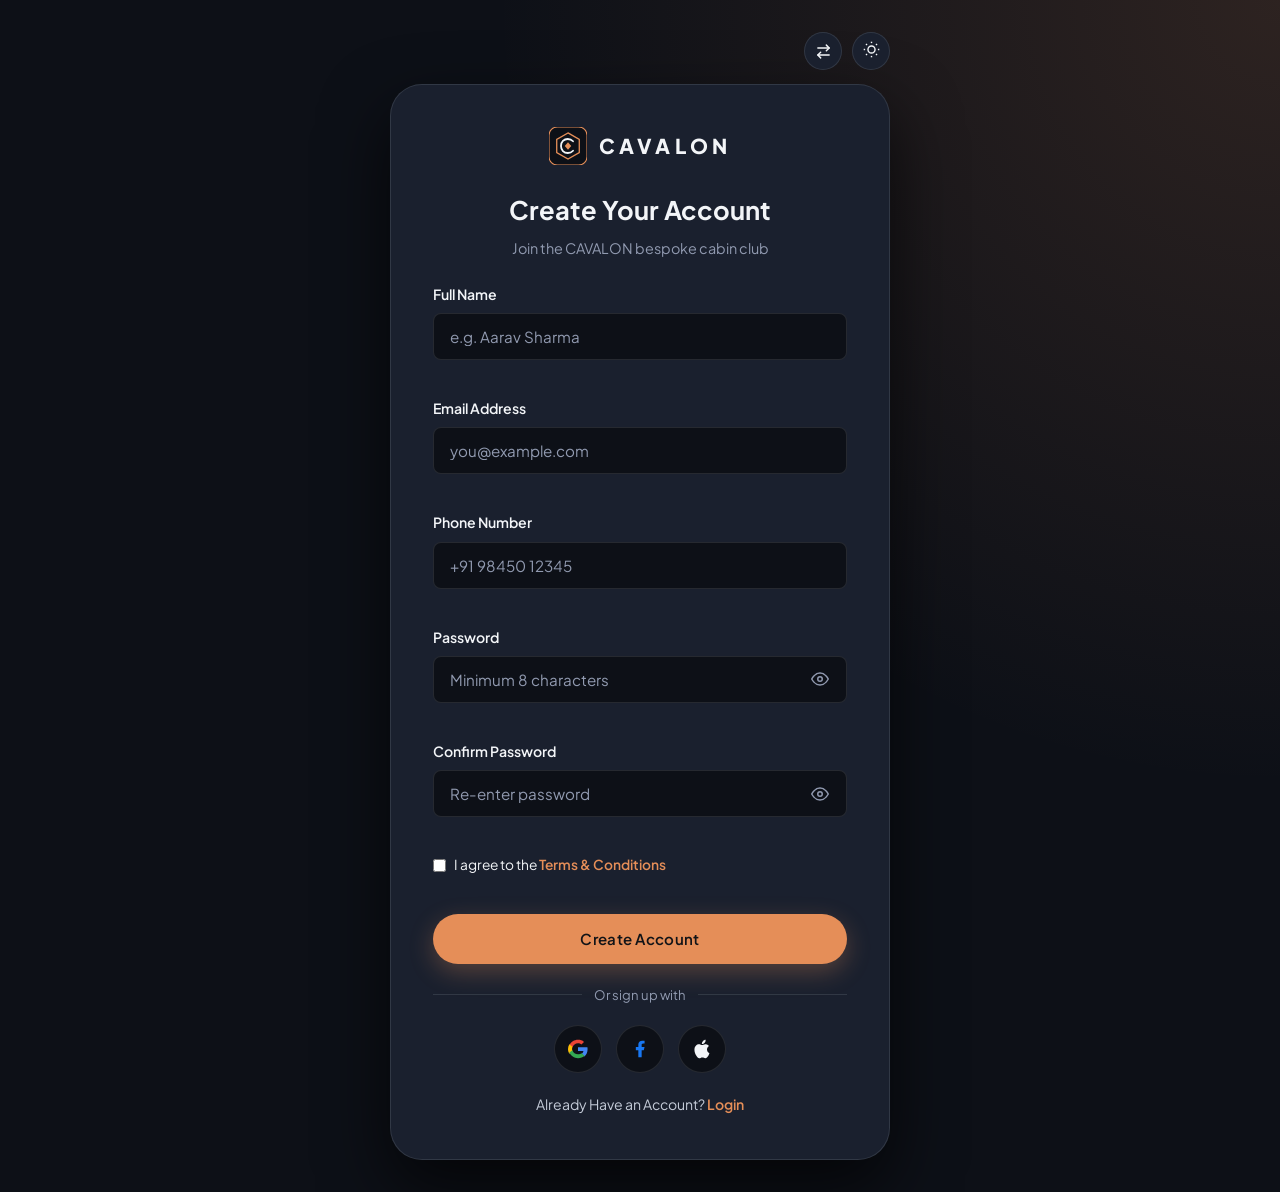
<file: signup.html>
<!DOCTYPE html>
<html lang="en" data-theme="dark" dir="ltr">
<head>
  <meta charset="UTF-8" />
  <meta name="viewport" content="width=device-width, initial-scale=1.0" />
  <title>Signup — CAVALON Automotive Interiors</title>
  <meta name="description" content="Create your CAVALON client account to save custom car interior builds and request priority studio consultations." />
  <link rel="icon" type="image/svg+xml" href="assets/images/favicon.svg" />
  <link rel="preconnect" href="https://fonts.googleapis.com" />
  <link rel="preconnect" href="https://fonts.gstatic.com" crossorigin />
  <link href="https://fonts.googleapis.com/css2?family=Plus+Jakarta+Sans:wght@400;500;600;700;800&display=swap" rel="stylesheet" />
  <link rel="stylesheet" href="assets/css/styles.css" />
  <link rel="stylesheet" href="assets/css/pages.css" />
</head>
<body>
  <main class="auth-page">
    <div class="auth-top-controls">
      <button type="button" class="icon-toggle-btn" id="rtl-toggle-btn" aria-label="Toggle RTL / LTR Layout" title="Toggle RTL / LTR">
        <svg width="17" height="17" viewBox="0 0 24 24" fill="none" stroke="currentColor" stroke-width="2" stroke-linecap="round" stroke-linejoin="round" aria-hidden="true"><polyline points="16 3 20 7 16 11"/><line x1="4" y1="7" x2="20" y2="7"/><polyline points="8 13 4 17 8 21"/><line x1="20" y1="17" x2="4" y2="17"/></svg>
      </button>
      <button type="button" class="icon-toggle-btn" id="theme-toggle-btn" aria-label="Toggle Light/Dark Mode"><span class="theme-icon-slot"></span></button>
    </div>

    <div class="auth-card hero-reveal-1" style="max-width: 500px;">
      <div class="auth-card-brand">
        <a href="index.html" class="brand-lockup" aria-label="CAVALON Home">
          <svg class="brand-logo-mark" viewBox="0 0 64 64" fill="none" aria-hidden="true">
            <rect width="64" height="64" rx="14" fill="#0D1017" stroke="#E58E58" stroke-width="1.8"/>
            <polygon points="32,10 51,21 51,43 32,54 13,43 13,21" stroke="#E58E58" stroke-width="2.2" fill="none"/>
            <path d="M40.5 24C38.2 21.5 35.1 20.2 31.6 20.2C25 20.2 20.2 25.2 20.2 32C20.2 38.8 25 43.8 31.6 43.8C35.1 43.8 38.2 42.5 40.5 40" stroke="#F3F5F8" stroke-width="3" stroke-linecap="round"/>
            <path d="M32 25.5L37.5 32L32 38.5L26.5 32L32 25.5Z" fill="#E58E58"/>
          </svg>
          <span class="brand-wordmark">CAVALON</span>
        </a>
      </div>

      <h1 style="font-family: var(--font-display); font-size: 1.6rem; text-align: center; margin-bottom: 6px;">Create Your Account</h1>
      <p style="text-align: center; color: var(--text-muted); font-size: 0.9rem; margin-bottom: 22px;">Join the CAVALON bespoke cabin club</p>

      <form id="signup-form" novalidate style="display: grid; gap: 12px;">
        <div class="form-group">
          <label class="form-label" for="s-name">Full Name</label>
          <input type="text" id="s-name" class="form-control" placeholder="e.g. Aarav Sharma" required />
          <span class="form-error" id="err-s-name"></span>
        </div>

        <div class="form-group">
          <label class="form-label" for="s-email">Email Address</label>
          <input type="email" id="s-email" class="form-control" placeholder="you@example.com" required />
          <span class="form-error" id="err-s-email"></span>
        </div>

        <div class="form-group">
          <label class="form-label" for="s-phone">Phone Number</label>
          <input type="tel" id="s-phone" class="form-control" placeholder="+91 98450 12345" required />
          <span class="form-error" id="err-s-phone"></span>
        </div>

        <div class="form-group">
          <label class="form-label" for="s-pass">Password</label>
          <div class="password-wrap">
            <input type="password" id="s-pass" class="form-control" placeholder="Minimum 8 characters" required />
            <button type="button" class="eye-toggle-btn" data-toggle-pw="s-pass" aria-label="Toggle password visibility">
              <svg width="18" height="18" viewBox="0 0 24 24" fill="none" stroke="currentColor" stroke-width="2"><path d="M1 12s4-8 11-8 11 8 11 8-4 8-11 8-11-8-11-8z"/><circle cx="12" cy="12" r="3"/></svg>
            </button>
          </div>
          <span class="form-error" id="err-s-pass"></span>
        </div>

        <div class="form-group">
          <label class="form-label" for="s-confirm">Confirm Password</label>
          <div class="password-wrap">
            <input type="password" id="s-confirm" class="form-control" placeholder="Re-enter password" required />
            <button type="button" class="eye-toggle-btn" data-toggle-pw="s-confirm" aria-label="Toggle confirm password visibility">
              <svg width="18" height="18" viewBox="0 0 24 24" fill="none" stroke="currentColor" stroke-width="2"><path d="M1 12s4-8 11-8 11 8 11 8-4 8-11 8-11-8-11-8z"/><circle cx="12" cy="12" r="3"/></svg>
            </button>
          </div>
          <span class="form-error" id="err-s-confirm"></span>
        </div>

        <div class="form-group">
          <label style="display: inline-flex; align-items: center; gap: 8px; font-size: 0.86rem; cursor: pointer;">
            <input type="checkbox" id="s-terms" style="accent-color: var(--accent);" />
            <span>I agree to the <a href="contact.html#terms" class="auth-link">Terms &amp; Conditions</a></span>
          </label>
          <span class="form-error" id="err-s-terms"></span>
        </div>

        <div id="signup-feedback" class="form-feedback" role="alert"></div>

        <button type="submit" class="btn btn-primary" style="width: 100%;">Create Account</button>
      </form>

      <div style="display: flex; align-items: center; gap: 12px; margin-top: 20px; color: var(--text-muted); font-size: 0.82rem;">
        <span style="flex: 1; height: 1px; background: var(--border-color);"></span>
        <span>Or sign up with</span>
        <span style="flex: 1; height: 1px; background: var(--border-color);"></span>
      </div>

      <div class="social-auth-row">
        <button type="button" class="social-auth-icon g-btn" data-social="Google" aria-label="Sign up with Google">
          <svg width="20" height="20" viewBox="0 0 24 24"><path fill="#EA4335" d="M12 5c1.6 0 3 .6 4.1 1.6l3.1-3.1C17.3 1.7 14.8 1 12 1 7.4 1 3.5 3.6 1.6 7.4l3.7 2.8C6.2 7.2 8.9 5 12 5z"/><path fill="#4285F4" d="M23.5 12.3c0-.8-.1-1.6-.2-2.3H12v4.5h6.5c-.3 1.5-1.1 2.8-2.4 3.6l3.7 2.9c2.2-2 3.7-5 3.7-8.7z"/><path fill="#FBBC05" d="M5.3 14.8c-.2-.8-.4-1.8-.4-2.8s.2-2 .4-2.8L1.6 6.4C.6 8.1 0 10 0 12s.6 3.9 1.6 5.6l3.7-2.8z"/><path fill="#34A853" d="M12 23c3.2 0 6-1.1 8-2.9l-3.7-2.9c-1.1.7-2.5 1.2-4.3 1.2-3.1 0-5.8-2.1-6.7-5L1.6 16.2C3.5 20.1 7.4 23 12 23z"/></svg>
        </button>
        <button type="button" class="social-auth-icon f-btn" data-social="Facebook" aria-label="Sign up with Facebook">
          <svg width="20" height="20" viewBox="0 0 24 24" fill="#1877F2"><path d="M14 13.5h2.5l1-4H14v-2c0-1.03 0-2 2-2h1.5V2.14c-.326-.043-1.557-.14-2.857-.14C11.928 2 10 3.657 10 6.7v2.8H7v4h3V22h4v-8.5z"/></svg>
        </button>
        <button type="button" class="social-auth-icon a-btn" data-social="Apple" aria-label="Sign up with Apple">
          <svg width="20" height="20" viewBox="0 0 24 24" fill="currentColor"><path d="M16.365 1.43c0 1.14-.493 2.27-1.177 3.08-.744.9-1.99 1.57-2.987 1.57-.12 0-.23-.02-.3-.03-.01-.06-.04-.22-.04-.39 0-1.15.572-2.27 1.206-2.98.804-.94 2.142-1.64 3.248-1.68.03.13.05.28.05.43zm4.565 15.71c-.03.07-.463 1.58-1.518 3.12-.945 1.34-1.94 2.71-3.43 2.71-1.517 0-1.9-.88-3.63-.88-1.698 0-2.302.91-3.67.91-1.377 0-2.332-1.26-3.428-2.8-1.287-1.82-2.323-4.63-2.323-7.28 0-4.28 2.797-6.55 5.552-6.55 1.448 0 2.675.95 3.6.95.865 0 2.222-1.01 3.902-1.01.613 0 2.886.06 4.374 2.19-.13.09-2.383 1.37-2.383 4.19 0 3.26 2.854 4.42 2.955 4.45z"/></svg>
        </button>
      </div>

      <div style="text-align: center; font-size: 0.88rem;">
        <p style="color: var(--text-secondary);">Already Have an Account? <a href="login.html" class="auth-link">Login</a></p>
      </div>
    </div>
  </main>

  <script src="assets/js/main.js"></script>
  <script>
    document.querySelectorAll('[data-toggle-pw]').forEach((btn) => {
      btn.addEventListener('click', () => {
        const input = document.getElementById(btn.getAttribute('data-toggle-pw'));
        input.type = input.type === 'password' ? 'text' : 'password';
      });
    });

    document.querySelectorAll('[data-social]').forEach((btn) => {
      btn.addEventListener('click', () => {
        const fb = document.getElementById('signup-feedback');
        fb.className = 'form-feedback success';
        fb.textContent = `${btn.getAttribute('data-social')} OAuth signup selected (frontend UI ready for backend OAuth integration).`;
      });
    });

    document.getElementById('signup-form').addEventListener('submit', (e) => {
      e.preventDefault();
      let valid = true;
      const setErr = (id, msg) => {
        document.getElementById(id).textContent = msg;
        if (msg) valid = false;
      };

      const name = document.getElementById('s-name').value.trim();
      const email = document.getElementById('s-email').value.trim();
      const phone = document.getElementById('s-phone').value.trim();
      const pass = document.getElementById('s-pass').value;
      const confirm = document.getElementById('s-confirm').value;
      const terms = document.getElementById('s-terms').checked;

      setErr('err-s-name', name.length < 2 ? 'Please enter your full name.' : '');
      setErr('err-s-email', !/^[^\s@]+@[^\s@]+\.[^\s@]+$/.test(email) ? 'Enter a valid email address.' : '');
      setErr('err-s-phone', phone.replace(/\D/g, '').length < 8 ? 'Enter a valid phone number.' : '');
      setErr('err-s-pass', pass.length < 8 ? 'Password must be at least 8 characters.' : '');
      setErr('err-s-confirm', confirm !== pass ? 'Passwords do not match.' : '');
      setErr('err-s-terms', !terms ? 'Please accept the Terms & Conditions.' : '');

      const fb = document.getElementById('signup-feedback');
      if (!valid) {
        fb.className = 'form-feedback error';
        fb.textContent = 'Please resolve the highlighted errors above.';
        return;
      }

      fb.className = 'form-feedback success';
      fb.textContent = `Account details for ${name} validated (frontend demo — connect your user registration API to create live accounts).`;
      e.target.reset();
    });
  </script>
</body>
</html>
</file>
<file: assets/css/styles.css>
/* ==========================================================================
   CAVALON — Luxury Automotive Interior Customization
   Design System, Theme Tokens, RTL Support, Animations & Responsive Layout
   ========================================================================== */

:root {
  /* Light Mode Palette — Silk Stone, Midnight Slate & Burnished Copper */
  --bg-primary: #F8F6F3;
  --bg-secondary: #EFECE6;
  --bg-elevated: #FFFFFF;
  --bg-glass: rgba(248, 246, 243, 0.88);
  --bg-dark-surface: #111520;
  --bg-footer: #0B0E16;

  --text-primary: #121621;
  --text-secondary: #434B5C;
  --text-muted: #687185;
  --text-inverse: #F8F6F3;
  --text-footer: #EBEEF5;
  --text-footer-muted: #9BA3B4;

  --accent: #C96F3B;
  --accent-hover: #B05B2A;
  --accent-light: rgba(201, 111, 59, 0.14);
  --accent-glow: rgba(201, 111, 59, 0.28);

  --border-color: rgba(18, 22, 33, 0.11);
  --border-strong: rgba(18, 22, 33, 0.22);
  --shadow-sm: 0 4px 16px rgba(11, 14, 22, 0.06);
  --shadow-md: 0 12px 32px rgba(11, 14, 22, 0.09);
  --shadow-lg: 0 24px 60px rgba(11, 14, 22, 0.14);

  --header-height: 78px;
  --container-max: 1320px;
  --radius-sm: 8px;
  --radius-md: 14px;
  --radius-lg: 22px;
  --radius-xl: 32px;

  --font-body: 'Plus Jakarta Sans', 'Segoe UI', system-ui, sans-serif;
  --font-display: var(--font-body);

  --ease-luxury: cubic-bezier(0.22, 1, 0.36, 1);
  --transition-base: 0.35s var(--ease-luxury);
}

[data-theme="dark"] {
  /* Dark Mode Palette — Midnight Graphite, Carbon Slate & Burnished Copper */
  --bg-primary: #0D1017;
  --bg-secondary: #131823;
  --bg-elevated: #1A202E;
  --bg-glass: rgba(13, 16, 23, 0.88);
  --bg-dark-surface: #080A0F;
  --bg-footer: #07090E;

  --text-primary: #F3F5F8;
  --text-secondary: #C4CBD8;
  --text-muted: #919AB0;
  --text-inverse: #0D1017;
  --text-footer: #F0F3F8;
  --text-footer-muted: #969FB3;

  --accent: #E58E58;
  --accent-hover: #F0A372;
  --accent-light: rgba(229, 142, 88, 0.15);
  --accent-glow: rgba(229, 142, 88, 0.30);

  --border-color: rgba(235, 240, 250, 0.11);
  --border-strong: rgba(235, 240, 250, 0.22);
  --shadow-sm: 0 4px 18px rgba(0, 0, 0, 0.38);
  --shadow-md: 0 14px 36px rgba(0, 0, 0, 0.48);
  --shadow-lg: 0 28px 68px rgba(0, 0, 0, 0.68);
}

/* Reset & Base */
*, *::before, *::after {
  box-sizing: border-box;
  margin: 0;
  padding: 0;
}

html {
  scroll-behavior: smooth;
  font-size: 16px;
  overflow-x: clip;
}

body {
  font-family: var(--font-body);
  background-color: var(--bg-primary);
  color: var(--text-primary);
  line-height: 1.65;
  overflow-x: clip;
  transition: background-color 0.35s ease, color 0.35s ease;
  -webkit-font-smoothing: antialiased;
}

img {
  display: block;
  max-width: 100%;
  height: auto;
}

a {
  color: inherit;
  text-decoration: none;
  transition: color var(--transition-base);
}

button, input, select, textarea {
  font-family: inherit;
  color: inherit;
}

button {
  cursor: pointer;
  border: none;
  background: none;
}

ul, ol {
  list-style: none;
}

/* Container & Layout Utilities */
.container {
  width: 100%;
  max-width: var(--container-max);
  margin-inline: auto;
  padding-inline: clamp(16px, 3vw, 40px);
}

.section {
  padding-block: clamp(64px, 8vw, 116px);
  position: relative;
  overflow-x: clip;
}

.section-alt {
  background-color: var(--bg-secondary);
}

.eyebrow {
  display: inline-flex;
  align-items: center;
  gap: 10px;
  font-size: 0.78rem;
  font-weight: 700;
  letter-spacing: 0.18em;
  text-transform: uppercase;
  color: var(--accent);
  margin-bottom: 14px;
}

.eyebrow::before {
  content: "";
  width: 28px;
  height: 1.5px;
  background-color: var(--accent);
  display: inline-block;
}

.section-title {
  font-family: var(--font-display);
  font-size: clamp(1.9rem, 3.6vw, 3.2rem);
  font-weight: 700;
  line-height: 1.12;
  letter-spacing: -0.02em;
  color: var(--text-primary);
  margin-bottom: 18px;
}

.section-subtitle {
  font-size: clamp(1rem, 1.25vw, 1.125rem);
  color: var(--text-secondary);
  max-width: 64ch;
}

.section .eyebrow {
  display: flex;
  justify-content: center;
  width: 100%;
}

.section .section-title {
  text-align: center;
}

.section-header {
  margin-bottom: clamp(36px, 5vw, 60px);
  text-align: center;
  display: flex;
  flex-direction: column;
  align-items: center;
}

.section-header .section-subtitle {
  margin-inline: auto;
}

.section-header .brand-pills {
  justify-content: center;
}

/* Buttons */
.btn {
  display: inline-flex;
  align-items: center;
  justify-content: center;
  gap: 10px;
  min-height: 50px;
  min-width: 240px;
  padding: 13px 28px;
  border-radius: 999px;
  font-weight: 600;
  font-size: 0.94rem;
  letter-spacing: 0.02em;
  text-align: center;
  transition: transform 0.3s var(--ease-luxury), background-color 0.3s ease, color 0.3s ease, border-color 0.3s ease, box-shadow 0.3s ease;
  white-space: nowrap;
}

.btn-primary {
  background-color: var(--accent);
  color: #111317;
  box-shadow: 0 8px 24px var(--accent-glow);
}

.btn-primary:hover {
  background-color: var(--accent-hover);
  transform: translateY(-2px);
  box-shadow: 0 12px 30px var(--accent-glow);
}

.btn-secondary {
  background-color: transparent;
  color: var(--text-primary);
  border: 1.5px solid var(--border-strong);
}

.btn-secondary:hover {
  border-color: var(--accent);
  color: var(--accent);
  transform: translateY(-2px);
}

.btn-light-outline {
  background-color: rgba(255, 255, 255, 0.08);
  color: #FAF8F5;
  border: 1.5px solid rgba(250, 248, 245, 0.38);
  backdrop-filter: blur(10px);
}

.btn-light-outline:hover {
  background-color: #FAF8F5;
  color: #111317;
  transform: translateY(-2px);
}

.btn-sm {
  min-height: 44px;
  min-width: 0;
  width: 100%;
  padding: 10px 20px;
  font-size: 0.86rem;
}

.header-actions .btn-sm {
  width: auto;
  min-width: auto;
  min-height: 38px;
  padding: 8px 16px;
  white-space: nowrap;
}

/* ==========================================================================
   BRAND LOGO (Consistent across Header, Footer, Login, Signup)
   ========================================================================== */
.brand-lockup {
  display: inline-flex;
  align-items: center;
  gap: 12px;
  flex-shrink: 0;
}

.brand-logo-mark {
  width: 38px;
  height: 38px;
  flex-shrink: 0;
  display: block;
}

.brand-wordmark {
  font-family: var(--font-display);
  font-size: 1.28rem;
  font-weight: 800;
  letter-spacing: 0.2em;
  text-transform: uppercase;
  line-height: 1;
}

/* ==========================================================================
   STICKY HEADER & NAVIGATION
   ========================================================================== */
body.has-fixed-header {
  padding-top: var(--header-height);
}

.site-header {
  position: fixed;
  top: 0;
  inset-inline: 0;
  z-index: 1000;
  height: var(--header-height);
  background-color: var(--bg-glass);
  backdrop-filter: blur(16px);
  -webkit-backdrop-filter: blur(16px);
  border-bottom: 1px solid var(--border-color);
  transition: background-color 0.3s ease, box-shadow 0.3s ease;
}

.site-header.scrolled {
  box-shadow: var(--shadow-sm);
}

.header-inner {
  height: 100%;
  display: flex;
  align-items: center;
  justify-content: space-between;
  flex-wrap: nowrap;
  gap: 12px;
}

.main-nav {
  display: flex;
  align-items: center;
  flex-wrap: nowrap;
  gap: 2px;
}

.nav-link {
  position: relative;
  padding: 8px 10px;
  font-size: 0.88rem;
  font-weight: 600;
  color: var(--text-secondary);
  border-radius: 8px;
  transition: color 0.25s ease, background-color 0.25s ease;
  white-space: nowrap;
}

.nav-link::after {
  content: "";
  position: absolute;
  inset-inline: 12px;
  bottom: 3px;
  height: 2px;
  background-color: var(--accent);
  transform: scaleX(0);
  transform-origin: center;
  transition: transform 0.3s var(--ease-luxury);
}

.nav-link:hover,
.nav-link.active {
  color: var(--text-primary);
}

.nav-link.active::after,
.nav-link:hover::after {
  transform: scaleX(1);
}

.header-actions {
  display: flex;
  align-items: center;
  flex-wrap: nowrap;
  flex-shrink: 0;
  gap: 8px;
}

.auth-nav-group {
  display: flex;
  align-items: center;
  flex-wrap: nowrap;
  gap: 8px;
  margin-inline-start: 4px;
}

.icon-toggle-btn {
  width: 38px;
  height: 38px;
  border-radius: 50%;
  border: 1px solid var(--border-color);
  background-color: var(--bg-elevated);
  color: var(--text-primary);
  display: inline-flex;
  align-items: center;
  justify-content: center;
  font-size: 0.72rem;
  font-weight: 700;
  letter-spacing: 0.04em;
  transition: border-color 0.25s ease, color 0.25s ease, transform 0.25s ease;
}

.icon-toggle-btn:hover {
  border-color: var(--accent);
  color: var(--accent);
  transform: translateY(-1px);
}

.hamburger-btn {
  display: none;
  width: 42px;
  height: 42px;
  border-radius: 10px;
  border: 1px solid var(--border-color);
  background-color: var(--bg-elevated);
  color: var(--text-primary);
  align-items: center;
  justify-content: center;
}

/* Mobile Drawer */
.mobile-drawer {
  position: fixed;
  inset: 0;
  z-index: 1200;
  background-color: rgba(0, 0, 0, 0.55);
  backdrop-filter: blur(6px);
  opacity: 0;
  pointer-events: none;
  transition: opacity 0.3s ease;
}

.mobile-drawer.open {
  opacity: 1;
  pointer-events: auto;
}

.mobile-drawer-panel {
  position: fixed;
  top: 0;
  inset-inline-end: 0;
  width: min(340px, 86vw);
  height: 100dvh;
  background-color: var(--bg-elevated);
  border-inline-start: 1px solid var(--border-color);
  padding: 24px;
  display: flex;
  flex-direction: column;
  gap: 24px;
  transform: translateX(100%);
  transition: transform 0.38s var(--ease-luxury);
  overflow-y: auto;
}

[dir="rtl"] .mobile-drawer-panel {
  transform: translateX(-100%);
}

.mobile-drawer.open .mobile-drawer-panel {
  transform: translateX(0);
}

.mobile-drawer-header {
  display: flex;
  align-items: center;
  justify-content: space-between;
  padding-bottom: 16px;
  border-bottom: 1px solid var(--border-color);
}

.mobile-nav-list {
  display: flex;
  flex-direction: column;
  gap: 6px;
}

.mobile-nav-link {
  display: flex;
  align-items: center;
  justify-content: space-between;
  padding: 12px 14px;
  border-radius: 10px;
  font-weight: 600;
  font-size: 1rem;
  color: var(--text-secondary);
}

.mobile-nav-link.active,
.mobile-nav-link:hover {
  background-color: var(--accent-light);
  color: var(--accent);
}

/* ==========================================================================
   FOOTER
   ========================================================================== */
.site-footer {
  background-color: var(--bg-footer);
  color: var(--text-footer);
  padding-top: 76px;
  padding-bottom: 32px;
  position: relative;
  border-top: 1px solid rgba(255, 255, 255, 0.08);
}

.footer-grid {
  display: grid;
  grid-template-columns: 1.5fr 1fr 1fr 1.2fr;
  gap: 44px;
  padding-bottom: 52px;
  border-bottom: 1px solid rgba(255, 255, 255, 0.1);
}

.footer-brand .brand-wordmark {
  color: #FAF8F5;
}

.footer-desc {
  margin-top: 16px;
  color: var(--text-footer-muted);
  font-size: 0.94rem;
  max-width: 34ch;
}

.footer-heading {
  font-family: var(--font-display);
  font-size: 1rem;
  font-weight: 700;
  letter-spacing: 0.06em;
  text-transform: uppercase;
  color: #FAF8F5;
  margin-bottom: 18px;
}

.footer-links {
  display: flex;
  flex-direction: column;
  gap: 11px;
}

.footer-links a {
  color: var(--text-footer-muted);
  font-size: 0.92rem;
  transition: color 0.25s ease, transform 0.25s ease;
  display: inline-block;
}

.footer-links a:hover {
  color: var(--accent);
  transform: translateX(4px);
}

[dir="rtl"] .footer-links a:hover {
  transform: translateX(-4px);
}

.footer-contact-list {
  display: flex;
  flex-direction: column;
  gap: 12px;
  color: var(--text-footer-muted);
  font-size: 0.92rem;
}

.footer-contact-item {
  display: flex;
  align-items: flex-start;
  gap: 10px;
}

.footer-contact-item svg {
  flex-shrink: 0;
  margin-top: 3px;
  color: var(--accent);
}

/* Social Icons with Individual Brand Hover Effects */
.social-row {
  display: flex;
  align-items: center;
  gap: 12px;
  margin-top: 22px;
}

.social-icon-btn {
  width: 42px;
  height: 42px;
  border-radius: 50%;
  border: 1px solid rgba(255, 255, 255, 0.16);
  background-color: rgba(255, 255, 255, 0.04);
  color: #FAF8F5;
  display: inline-flex;
  align-items: center;
  justify-content: center;
  transition: transform 0.35s var(--ease-luxury), background 0.35s ease, border-color 0.35s ease, box-shadow 0.35s ease, color 0.35s ease;
}

.social-icon-btn.social-ig:hover {
  background: radial-gradient(circle at 30% 107%, #fdf497 0%, #fdf497 5%, #fd5949 45%, #d6249f 60%, #285AEB 90%);
  border-color: transparent;
  transform: translateY(-4px) rotate(6deg);
  box-shadow: 0 10px 22px rgba(214, 36, 159, 0.38);
}

.social-icon-btn.social-fb:hover {
  background-color: #1877F2;
  border-color: #1877F2;
  transform: translateY(-4px) scale(1.08);
  box-shadow: 0 10px 22px rgba(24, 119, 242, 0.38);
}

.social-icon-btn.social-yt:hover {
  background-color: #FF0000;
  border-color: #FF0000;
  transform: translateY(-4px) scale(1.08);
  box-shadow: 0 10px 22px rgba(255, 0, 0, 0.38);
}

.social-icon-btn.social-wa:hover {
  background-color: #25D366;
  border-color: #25D366;
  color: #0B0C0F;
  transform: translateY(-4px) rotate(-6deg);
  box-shadow: 0 10px 22px rgba(37, 211, 102, 0.38);
}

.footer-bottom {
  padding-top: 28px;
  display: flex;
  flex-wrap: wrap;
  align-items: center;
  justify-content: space-between;
  gap: 16px;
  font-size: 0.86rem;
  color: var(--text-footer-muted);
}

.footer-legal {
  display: flex;
  align-items: center;
  gap: 20px;
  padding-inline-end: 64px;
}

.footer-legal a:hover {
  color: var(--accent);
}

.back-to-top-btn {
  position: fixed;
  bottom: 26px;
  inset-inline-end: clamp(16px, 3vw, 40px);
  width: 46px;
  height: 46px;
  border-radius: 50%;
  background-color: var(--accent);
  color: #111317;
  display: inline-flex;
  align-items: center;
  justify-content: center;
  box-shadow: 0 8px 22px rgba(0, 0, 0, 0.45);
  transition: transform 0.35s var(--ease-luxury), background-color 0.25s ease;
  z-index: 990;
}

.back-to-top-btn:hover {
  transform: translateY(-5px);
  background-color: var(--accent-hover);
}

/* ==========================================================================
   UNIQUE SECTION ANIMATIONS (Scroll-Triggered + Interactive)
   ========================================================================== */
[data-anim] {
  opacity: 0;
  will-change: transform, opacity, clip-path, filter;
  transition: opacity 0.85s var(--ease-luxury), transform 0.85s var(--ease-luxury), clip-path 0.95s var(--ease-luxury), filter 0.85s var(--ease-luxury);
}

[data-anim="fade-up"] { transform: translateY(36px); }
[data-anim="fade-left"] { transform: translateX(48px); }
[data-anim="fade-right"] { transform: translateX(-48px); }
[data-anim="zoom-in"] { transform: scale(0.92); }
[data-anim="zoom-out"] { transform: scale(1.07); }
[data-anim="clip-reveal"] { clip-path: inset(0 0 100% 0); transform: translateY(20px); }
[data-anim="mask-slide"] { clip-path: inset(0 100% 0 0); transform: scale(1.04); }
[data-anim="flip-up"] { transform: perspective(900px) rotateX(12deg) translateY(28px); transform-origin: bottom center; }
[data-anim="blur-in"] { filter: blur(10px); transform: translateY(22px); }
[data-anim="skew-rise"] { transform: translateY(34px) skewY(1.8deg); }
[data-anim="stagger-up"] { transform: translateY(24px); }

[data-anim].in-view {
  opacity: 1;
  transform: none;
  clip-path: inset(0 0 0 0);
  filter: blur(0);
}

[data-anim="stagger-up"] > * {
  opacity: 0;
  transform: translateY(24px);
  transition: opacity 0.7s var(--ease-luxury), transform 0.7s var(--ease-luxury);
}

[data-anim="stagger-up"].in-view > * {
  opacity: 1;
  transform: none;
}

[data-anim="stagger-up"].in-view > *:nth-child(1) { transition-delay: 0.05s; }
[data-anim="stagger-up"].in-view > *:nth-child(2) { transition-delay: 0.12s; }
[data-anim="stagger-up"].in-view > *:nth-child(3) { transition-delay: 0.19s; }
[data-anim="stagger-up"].in-view > *:nth-child(4) { transition-delay: 0.26s; }
[data-anim="stagger-up"].in-view > *:nth-child(5) { transition-delay: 0.33s; }
[data-anim="stagger-up"].in-view > *:nth-child(6) { transition-delay: 0.40s; }
[data-anim="stagger-up"].in-view > *:nth-child(7) { transition-delay: 0.47s; }
[data-anim="stagger-up"].in-view > *:nth-child(8) { transition-delay: 0.54s; }

/* Floating animation for Home 2 magazine elements */
@keyframes floatSlow {
  0%, 100% { transform: translateY(0px); }
  50% { transform: translateY(-10px); }
}

.anim-float {
  animation: floatSlow 6s ease-in-out infinite;
}

/* Character / headline reveal */
@keyframes heroTextRise {
  from {
    opacity: 0;
    transform: translateY(32px);
  }
  to {
    opacity: 1;
    transform: translateY(0);
  }
}

.hero-reveal-1 { animation: heroTextRise 0.85s var(--ease-luxury) 0.08s both; }
.hero-reveal-2 { animation: heroTextRise 0.85s var(--ease-luxury) 0.22s both; }
.hero-reveal-3 { animation: heroTextRise 0.85s var(--ease-luxury) 0.36s both; }
.hero-reveal-4 { animation: heroTextRise 0.85s var(--ease-luxury) 0.5s both; }

/* 3D Card Tilt */
.tilt-card {
  transition: transform 0.3s ease, box-shadow 0.3s ease;
  transform-style: preserve-3d;
}

/* Hover Image Zoom */
.img-zoom-wrap {
  overflow: hidden;
  border-radius: inherit;
}

.img-zoom-wrap img {
  transition: transform 0.7s var(--ease-luxury);
}

.img-zoom-wrap:hover img {
  transform: scale(1.07);
}

@media (prefers-reduced-motion: reduce) {
  [data-anim], .hero-reveal-1, .hero-reveal-2, .hero-reveal-3, .hero-reveal-4, .anim-float {
    animation: none !important;
    transition: none !important;
    opacity: 1 !important;
    transform: none !important;
    clip-path: none !important;
  }
  html {
    scroll-behavior: auto;
  }
}

/* ==========================================================================
   SHARED CARDS, FORMS, MODALS & INTERACTIVE COMPONENTS
   ========================================================================== */
.card {
  background-color: var(--bg-elevated);
  border: 1px solid var(--border-color);
  border-radius: var(--radius-md);
  box-shadow: var(--shadow-sm);
  overflow: hidden;
  transition: transform 0.35s var(--ease-luxury), border-color 0.35s ease, box-shadow 0.35s ease;
}

.card:hover {
  border-color: var(--accent);
  box-shadow: var(--shadow-md);
}

.form-group {
  display: flex;
  flex-direction: column;
  gap: 7px;
}

.form-label {
  font-size: 0.88rem;
  font-weight: 600;
  color: var(--text-primary);
}

.form-control {
  width: 100%;
  padding: 13px 16px;
  border-radius: var(--radius-sm);
  border: 1.5px solid var(--border-color);
  background-color: var(--bg-primary);
  color: var(--text-primary);
  font-size: 0.95rem;
  transition: border-color 0.25s ease, box-shadow 0.25s ease;
}

.form-control::placeholder {
  color: var(--text-muted);
}

.form-control:focus {
  outline: none;
  border-color: var(--accent);
  box-shadow: 0 0 0 3px var(--accent-light);
}

.form-error {
  font-size: 0.8rem;
  color: #E04F5F;
  min-height: 18px;
}

.form-feedback {
  padding: 14px 18px;
  border-radius: var(--radius-sm);
  font-size: 0.92rem;
  font-weight: 500;
  display: none;
}

.form-feedback.success {
  display: block;
  background-color: rgba(34, 197, 94, 0.14);
  border: 1px solid rgba(34, 197, 94, 0.4);
  color: #16A34A;
}

[data-theme="dark"] .form-feedback.success {
  color: #4ADE80;
}

.form-feedback.error {
  display: block;
  background-color: rgba(224, 79, 95, 0.14);
  border: 1px solid rgba(224, 79, 95, 0.4);
  color: #E04F5F;
}

/* Before & After Interactive Comparison Slider */
.ba-slider {
  position: relative;
  width: 100%;
  aspect-ratio: 16 / 9;
  border-radius: var(--radius-lg);
  overflow: hidden;
  border: 1px solid var(--border-color);
  box-shadow: var(--shadow-lg);
  user-select: none;
  background-color: #111317;
}

.ba-img {
  position: absolute;
  inset: 0;
  width: 100%;
  height: 100%;
  object-fit: cover;
}

.ba-after-wrap {
  position: absolute;
  inset: 0;
  clip-path: inset(0 0 0 50%);
}

.ba-handle {
  position: absolute;
  top: 0;
  bottom: 0;
  left: 50%;
  width: 3px;
  background-color: var(--accent);
  transform: translateX(-50%);
  pointer-events: none;
  z-index: 5;
}

.ba-handle-knob {
  position: absolute;
  top: 50%;
  left: 50%;
  transform: translate(-50%, -50%);
  width: 46px;
  height: 46px;
  border-radius: 50%;
  background-color: var(--accent);
  color: #111317;
  display: flex;
  align-items: center;
  justify-content: center;
  box-shadow: 0 4px 16px rgba(0, 0, 0, 0.45);
  border: 3px solid #FAF8F5;
}

.ba-range {
  position: absolute;
  inset: 0;
  width: 100%;
  height: 100%;
  opacity: 0;
  cursor: ew-resize;
  z-index: 10;
}

.ba-badge {
  position: absolute;
  bottom: 18px;
  padding: 6px 14px;
  border-radius: 999px;
  background-color: rgba(11, 12, 15, 0.78);
  color: #FAF8F5;
  font-size: 0.78rem;
  font-weight: 700;
  letter-spacing: 0.08em;
  text-transform: uppercase;
  backdrop-filter: blur(8px);
  z-index: 6;
}

.ba-badge-before { left: 18px; }
.ba-badge-after { right: 18px; color: var(--accent); }

/* Modal / Lightbox */
.modal-backdrop {
  position: fixed;
  inset: 0;
  z-index: 1500;
  background-color: rgba(7, 8, 10, 0.82);
  backdrop-filter: blur(10px);
  display: none;
  align-items: center;
  justify-content: center;
  padding: 20px;
}

.modal-backdrop.open {
  display: flex;
}

.modal-box {
  background-color: var(--bg-elevated);
  border: 1px solid var(--border-color);
  border-radius: var(--radius-lg);
  max-width: 820px;
  width: 100%;
  max-height: 90dvh;
  overflow-y: auto;
  position: relative;
  box-shadow: var(--shadow-lg);
}

.modal-close-btn {
  position: absolute;
  top: 14px;
  inset-inline-end: 14px;
  width: 38px;
  height: 38px;
  border-radius: 50%;
  background-color: var(--bg-dark-surface);
  color: #FAF8F5;
  display: inline-flex;
  align-items: center;
  justify-content: center;
  z-index: 10;
}

.mobile-drawer-toggles {
  display: grid;
  grid-template-columns: 1fr 1fr;
  gap: 10px;
  padding-top: 16px;
  margin-top: auto;
  border-top: 1px solid var(--border-color);
}

.mobile-toggle-pill {
  display: inline-flex;
  align-items: center;
  justify-content: center;
  gap: 8px;
  padding: 11px 14px;
  border-radius: 12px;
  border: 1px solid var(--border-color);
  background-color: var(--bg-primary);
  color: var(--text-primary);
  font-size: 0.86rem;
  font-weight: 600;
  transition: border-color 0.25s ease, color 0.25s ease;
}

.mobile-toggle-pill:hover {
  border-color: var(--accent);
  color: var(--accent);
}

/* ==========================================================================
   RESPONSIVE BREAKPOINTS
   ========================================================================== */
@media (max-width: 1120px) {
  .main-nav,
  .auth-nav-group,
  .header-actions .icon-toggle-btn {
    display: none;
  }
  .hamburger-btn {
    display: inline-flex;
  }
  .footer-grid {
    grid-template-columns: repeat(2, 1fr);
  }
}

@media (max-width: 680px) {
  .btn {
    width: 100%;
    min-width: 0;
  }
  .hero-cta-row {
    width: 100%;
  }
  .footer-grid {
    grid-template-columns: 1fr;
    gap: 32px;
  }
  .footer-legal {
    padding-inline-end: 0;
  }
  .back-to-top-btn {
    bottom: 18px;
  }
}
</file>
<file: assets/css/pages.css>
/* ==========================================================================
   CAVALON — Page-Specific Editorial Layouts
   Distinct compositions for Home 1, Home 2, About, Products, Gallery, Contact, Auth
   ========================================================================== */

/* Shared Page Hero (About, Services, Products, Gallery, Contact) */
.page-hero {
  position: relative;
  min-height: 54vh;
  display: flex;
  align-items: center;
  padding-block: 80px 64px;
  overflow: hidden;
  background-color: #0B0C0F;
  color: #FAF8F5;
}

.page-hero-bg {
  position: absolute;
  inset: 0;
  width: 100%;
  height: 100%;
  object-fit: cover;
  opacity: 0.62;
  transform: scale(1.03);
  transition: transform 1.2s var(--ease-luxury);
}

.page-hero-overlay {
  position: absolute;
  inset: 0;
  background: linear-gradient(180deg, rgba(11, 12, 15, 0.35) 0%, rgba(11, 12, 15, 0.86) 100%);
}

.page-hero-content {
  position: relative;
  z-index: 2;
  width: 100%;
  display: flex;
  flex-direction: column;
  align-items: center;
  text-align: center;
}

.page-hero-title {
  font-family: var(--font-display);
  font-size: clamp(2.2rem, 4.5vw, 4rem);
  font-weight: 800;
  line-height: 1.08;
  letter-spacing: -0.02em;
  margin-bottom: 16px;
  margin-inline: auto;
  max-width: 18ch;
  color: #FAF8F5;
}

.page-hero-desc {
  font-size: clamp(1rem, 1.3vw, 1.18rem);
  color: rgba(250, 248, 245, 0.84);
  margin-inline: auto;
  max-width: 58ch;
}

/* ==========================================================================
   HOME 1 — 7 SECTIONS
   ========================================================================== */
.hero-h1 {
  position: relative;
  min-height: calc(100vh - var(--header-height));
  display: flex;
  align-items: center;
  padding-block: 72px;
  overflow: hidden;
  background-color: #090A0D;
  color: #FAF8F5;
}

.hero-h1-media {
  position: absolute;
  inset: 0;
  overflow: hidden;
}

.hero-h1-img {
  width: 100%;
  height: 100%;
  object-fit: cover;
  opacity: 0.68;
  animation: heroSlowZoom 18s ease-in-out infinite alternate;
}

@keyframes heroSlowZoom {
  from { transform: scale(1); }
  to { transform: scale(1.08); }
}

.hero-h1-scrim {
  position: absolute;
  inset: 0;
  background: linear-gradient(105deg, rgba(9, 10, 13, 0.92) 0%, rgba(9, 10, 13, 0.62) 55%, rgba(9, 10, 13, 0.25) 100%);
}

.hero-h1-content {
  position: relative;
  z-index: 2;
  width: 100%;
  display: flex;
  flex-direction: column;
  align-items: center;
  text-align: center;
}

.hero-h1-title {
  font-family: var(--font-display);
  font-size: clamp(2.5rem, 5.2vw, 4.5rem);
  font-weight: 800;
  line-height: 1.06;
  letter-spacing: -0.025em;
  margin-bottom: 22px;
  margin-inline: auto;
  max-width: 16ch;
  color: #FAF8F5;
}

.hero-h1-sub {
  font-size: clamp(1.02rem, 1.35vw, 1.2rem);
  color: rgba(250, 248, 245, 0.84);
  margin-bottom: 34px;
  margin-inline: auto;
  max-width: 54ch;
}

.hero-cta-row {
  display: flex;
  flex-wrap: wrap;
  justify-content: center;
  gap: 14px;
}

/* Home 1 Sec 2: Craftsmanship Editorial Overlap */
.craft-overlap-grid {
  display: grid;
  grid-template-columns: 1.2fr 0.9fr;
  align-items: center;
  gap: 0;
}

.craft-img-frame {
  border-radius: var(--radius-lg);
  overflow: hidden;
  aspect-ratio: 16 / 11;
  box-shadow: var(--shadow-lg);
}

.craft-img-frame img {
  width: 100%;
  height: 100%;
  object-fit: cover;
}

.craft-floating-card {
  background-color: var(--bg-elevated);
  border: 1px solid var(--border-color);
  border-radius: var(--radius-lg);
  padding: clamp(28px, 4vw, 48px);
  margin-inline-start: -80px;
  position: relative;
  z-index: 2;
  box-shadow: var(--shadow-lg);
}

.craft-pillars {
  display: grid;
  grid-template-columns: repeat(2, 1fr);
  gap: 16px;
  margin-top: 26px;
}

.craft-pillar {
  padding: 14px;
  border-radius: var(--radius-sm);
  background-color: var(--bg-secondary);
  border: 1px solid var(--border-color);
  font-size: 0.9rem;
  font-weight: 600;
}

/* Home 1 Sec 3: Horizontal Scrolling Categories */
.hscroll-header {
  display: flex;
  flex-direction: column;
  align-items: center;
  text-align: center;
  gap: 20px;
  margin-bottom: 36px;
}

.hscroll-controls {
  display: flex;
  gap: 10px;
}

.hscroll-btn {
  width: 44px;
  height: 44px;
  border-radius: 50%;
  border: 1px solid var(--border-strong);
  background-color: var(--bg-elevated);
  color: var(--text-primary);
  display: inline-flex;
  align-items: center;
  justify-content: center;
  transition: border-color 0.25s ease, background-color 0.25s ease, color 0.25s ease;
}

.hscroll-btn:hover {
  border-color: var(--accent);
  background-color: var(--accent);
  color: #111317;
}

.hscroll-track {
  display: flex;
  gap: 22px;
  overflow-x: auto;
  scroll-snap-type: x mandatory;
  padding-bottom: 14px;
  scrollbar-width: thin;
  scrollbar-color: var(--accent) transparent;
}

.categories-grid-4 {
  display: grid;
  grid-template-columns: repeat(4, 1fr);
  gap: 22px;
}

.categories-grid-4 .cat-scroll-card {
  flex: initial;
  display: flex;
  flex-direction: column;
}

.cat-scroll-card {
  flex: 0 0 clamp(260px, 27vw, 330px);
  scroll-snap-align: start;
  border-radius: var(--radius-md);
  background-color: var(--bg-elevated);
  border: 1px solid var(--border-color);
  overflow: hidden;
  transition: transform 0.35s var(--ease-luxury), border-color 0.35s ease;
}

.cat-scroll-card:hover {
  transform: translateY(-6px);
  border-color: var(--accent);
}

.cat-scroll-img {
  aspect-ratio: 4 / 3;
  width: 100%;
  object-fit: cover;
}

.cat-scroll-body {
  padding: 20px;
}

.cat-scroll-title {
  font-family: var(--font-display);
  font-size: 1.12rem;
  font-weight: 700;
  margin-bottom: 6px;
}

/* Home 1 Sec 4: Featured Collections (Uniform Equal-Size Grid) */
.asymmetric-collections {
  display: grid;
  grid-template-columns: repeat(2, 1fr);
  gap: 24px;
}

.col-card-lg,
.col-card-sm,
.col-card-sm-alt,
.col-card-lg-alt {
  grid-column: auto;
  display: flex;
  flex-direction: column;
  height: 100%;
}

.col-media {
  position: relative;
  aspect-ratio: 16 / 10;
  width: 100%;
  overflow: hidden;
  flex-shrink: 0;
}

.col-media img {
  width: 100%;
  height: 100%;
  object-fit: cover;
}

.col-body {
  padding: 28px;
  flex: 1;
  display: flex;
  flex-direction: column;
  justify-content: space-between;
  gap: 16px;
}

/* Home 1 Sec 5: Why Choose Us Split */
.why-split {
  display: grid;
  grid-template-columns: 1.08fr 0.92fr;
  gap: clamp(28px, 4vw, 48px);
  align-items: stretch;
}

.why-split > div:first-child {
  display: flex;
}

.why-features-grid {
  display: grid;
  grid-template-columns: repeat(2, 1fr);
  gap: 18px;
  width: 100%;
  height: 100%;
}

.why-split .craft-img-frame {
  aspect-ratio: auto;
  height: 100%;
  min-height: 440px;
}

.why-split .craft-img-frame img {
  width: 100%;
  height: 100%;
  object-fit: cover;
}

.why-feature-item {
  padding: 22px;
  border-radius: var(--radius-md);
  background-color: var(--bg-elevated);
  border: 1px solid var(--border-color);
  transition: transform 0.3s ease, border-color 0.3s ease;
}

.why-feature-item:hover {
  transform: translateY(-4px);
  border-color: var(--accent);
}

.why-icon-box {
  width: 44px;
  height: 44px;
  border-radius: 12px;
  background-color: var(--accent-light);
  color: var(--accent);
  display: inline-flex;
  align-items: center;
  justify-content: center;
  margin-bottom: 14px;
}

/* Home 1 Sec 7: Testimonial Grid + Final CTA */
.testimonials-grid {
  display: grid;
  grid-template-columns: repeat(3, 1fr);
  gap: 24px;
  margin-bottom: 64px;
}

.testimonial-card {
  background-color: var(--bg-elevated);
  border: 1px solid var(--border-color);
  border-radius: var(--radius-lg);
  padding: clamp(24px, 3vw, 34px);
  text-align: center;
  box-shadow: var(--shadow-md);
  display: flex;
  flex-direction: column;
  align-items: center;
  justify-content: space-between;
  gap: 16px;
  transition: transform 0.35s var(--ease-luxury), border-color 0.35s ease;
}

.testimonial-card:hover {
  transform: translateY(-5px);
  border-color: var(--accent);
}

.testimonial-stars {
  color: var(--accent);
  font-size: 1.05rem;
  letter-spacing: 0.14em;
}

.testimonial-quote {
  font-size: 0.98rem;
  font-weight: 500;
  line-height: 1.65;
  color: var(--text-primary);
}

.testimonial-author-row {
  display: flex;
  flex-direction: column;
  align-items: center;
  gap: 10px;
  margin-top: 6px;
}

.testimonial-avatar {
  width: 62px;
  height: 62px;
  border-radius: 50%;
  object-fit: cover;
  border: 2px solid var(--accent);
  box-shadow: 0 4px 14px var(--accent-glow);
}

.final-cta-banner {
  background: linear-gradient(135deg, #14161A 0%, #1E2128 100%);
  color: #FAF8F5;
  border-radius: var(--radius-xl);
  padding: clamp(36px, 5vw, 68px);
  border: 1px solid rgba(212, 174, 106, 0.25);
  display: flex;
  flex-direction: column;
  align-items: center;
  justify-content: center;
  text-align: center;
  gap: 24px;
}

.final-cta-banner p {
  margin-inline: auto;
}

.final-cta-banner .social-row {
  justify-content: center;
}

.final-cta-banner .section-title {
  color: #FAF8F5;
  margin-bottom: 10px;
}

/* ==========================================================================
   HOME 2 — 7 SECTIONS (Distinct Creative Showcase)
   ========================================================================== */
.hero-h2 {
  position: relative;
  min-height: 92vh;
  display: grid;
  grid-template-columns: 1fr 1fr;
  background-color: var(--bg-dark-surface);
  color: #FAF8F5;
  overflow: hidden;
}

.hero-h2-left {
  padding: clamp(48px, 6vw, 96px) clamp(24px, 5vw, 72px);
  display: flex;
  flex-direction: column;
  align-items: center;
  justify-content: center;
  text-align: center;
  z-index: 2;
}

.hero-h2-right {
  position: relative;
  min-height: 440px;
}

.hero-h2-right img {
  position: absolute;
  inset: 0;
  width: 100%;
  height: 100%;
  object-fit: cover;
}

/* Home 2 Sec 2: Magazine Composition */
.magazine-grid {
  display: grid;
  grid-template-columns: 1.15fr 0.85fr;
  gap: 48px;
  align-items: center;
}

.magazine-collage {
  position: relative;
  display: grid;
  grid-template-columns: repeat(2, 1fr);
  gap: 18px;
}

.magazine-collage-main {
  grid-column: span 2;
  border-radius: var(--radius-lg);
  aspect-ratio: 16 / 9;
  object-fit: cover;
}

.magazine-collage-sub {
  border-radius: var(--radius-md);
  aspect-ratio: 4 / 3;
  object-fit: cover;
  box-shadow: var(--shadow-md);
}

/* Home 2 Sec 3: Interactive Car Customizer Journey */
.customizer-panel {
  background-color: var(--bg-elevated);
  border: 1px solid var(--border-color);
  border-radius: var(--radius-xl);
  padding: clamp(24px, 4vw, 48px);
  display: grid;
  grid-template-columns: 1.25fr 0.85fr;
  gap: 36px;
  box-shadow: var(--shadow-lg);
}

.customizer-steps {
  display: grid;
  grid-template-columns: repeat(2, 1fr);
  gap: 18px;
}

.swatch-row {
  display: flex;
  flex-wrap: wrap;
  gap: 10px;
}

.swatch-btn {
  width: 34px;
  height: 34px;
  border-radius: 50%;
  border: 2px solid var(--border-strong);
  transition: transform 0.2s ease, box-shadow 0.2s ease;
}

.swatch-btn.active {
  transform: scale(1.14);
  box-shadow: 0 0 0 3px var(--bg-elevated), 0 0 0 5px var(--accent);
}

.customizer-summary {
  background-color: var(--bg-secondary);
  border: 1px solid var(--border-color);
  border-radius: var(--radius-lg);
  padding: 28px;
  display: flex;
  flex-direction: column;
  justify-content: space-between;
  gap: 20px;
}

/* Home 2 Sec 5: Vehicle Specialties Grid */
.specialties-grid {
  display: grid;
  grid-template-columns: repeat(3, 1fr);
  gap: 22px;
}

.specialty-card {
  position: relative;
  border-radius: var(--radius-md);
  overflow: hidden;
  aspect-ratio: 4 / 3;
}

.specialty-card img {
  width: 100%;
  height: 100%;
  object-fit: cover;
  transition: transform 0.65s var(--ease-luxury);
}

.specialty-card:hover img {
  transform: scale(1.08);
}

.specialty-overlay {
  position: absolute;
  inset: 0;
  background: linear-gradient(180deg, transparent 35%, rgba(10, 11, 14, 0.88) 100%);
  padding: 22px;
  display: flex;
  flex-direction: column;
  justify-content: flex-end;
  color: #FAF8F5;
}

/* Home 2 Sec 6: Installation Process Timeline */
.timeline-grid {
  display: grid;
  grid-template-columns: repeat(5, 1fr);
  gap: 18px;
  position: relative;
}

.timeline-step {
  background-color: var(--bg-elevated);
  border: 1px solid var(--border-color);
  border-radius: var(--radius-md);
  padding: 24px 20px;
  position: relative;
}

.timeline-num {
  font-family: var(--font-display);
  font-size: 2rem;
  font-weight: 800;
  color: var(--accent);
  line-height: 1;
  margin-bottom: 14px;
}

.timeline-step .cat-scroll-title {
  line-height: 1.3;
  min-height: 2.6em;
}

/* Home 2 Sec 7: Mosaic */
.mosaic-grid {
  display: grid;
  grid-template-columns: repeat(4, 1fr);
  gap: 16px;
}

.mosaic-item {
  border-radius: var(--radius-md);
  overflow: hidden;
  aspect-ratio: 4 / 3;
}

.mosaic-item img {
  width: 100%;
  height: 100%;
  object-fit: cover;
}

/* ==========================================================================
   ABOUT — 5 SECTIONS
   ========================================================================== */
.split-editorial {
  display: grid;
  grid-template-columns: 1fr 1fr;
  gap: clamp(32px, 5vw, 64px);
  align-items: center;
}

#expertise .split-editorial,
#service-standards .split-editorial {
  align-items: stretch;
}

#expertise .craft-img-frame,
#service-standards .craft-img-frame {
  aspect-ratio: auto;
  height: 100%;
  min-height: 380px;
}

#expertise .craft-img-frame img,
#service-standards .craft-img-frame img {
  width: 100%;
  height: 100%;
  object-fit: cover;
}

.stats-row {
  display: grid;
  grid-template-columns: repeat(3, 1fr);
  gap: 18px;
  margin-top: 28px;
}

.stat-box {
  padding: 18px;
  border-radius: var(--radius-sm);
  background-color: var(--bg-secondary);
  border: 1px solid var(--border-color);
}

.stat-value {
  font-family: var(--font-display);
  font-size: 1.9rem;
  font-weight: 800;
  color: var(--accent);
}

.values-grid {
  display: grid;
  grid-template-columns: repeat(5, 1fr);
  gap: 18px;
}

/* ==========================================================================
   PRODUCTS — 5 SECTIONS
   ========================================================================== */
.filter-toolbar {
  display: grid;
  grid-template-columns: 1fr 1fr 1.4fr 1fr;
  gap: 14px;
  align-items: center;
  margin-bottom: 28px;
  padding: 20px;
  background-color: var(--bg-elevated);
  border: 1px solid var(--border-color);
  border-radius: var(--radius-md);
}

.filter-toolbar .form-control {
  width: 100%;
  max-width: 100%;
}

.brand-pills {
  display: flex;
  flex-wrap: wrap;
  gap: 10px;
  margin-bottom: 20px;
}

.filter-pill {
  padding: 9px 18px;
  border-radius: 999px;
  border: 1px solid var(--border-color);
  background-color: var(--bg-elevated);
  color: var(--text-secondary);
  font-size: 0.86rem;
  font-weight: 600;
  transition: all 0.25s ease;
}

.filter-pill:hover,
.filter-pill.active {
  background-color: var(--accent);
  color: #111317;
  border-color: var(--accent);
}

.products-grid {
  display: grid;
  grid-template-columns: repeat(3, 1fr);
  gap: 24px;
}

.products-grid > .card {
  display: flex;
  flex-direction: column;
  height: 100%;
}

.product-card-img {
  aspect-ratio: 4 / 3;
  width: 100%;
  object-fit: cover;
}

.product-card-body {
  padding: 22px;
  flex: 1;
  display: flex;
  flex-direction: column;
  gap: 10px;
}

.product-card-body > .btn,
.product-card-body > div:last-child {
  margin-top: auto !important;
  padding-top: 8px;
}

.color-dots {
  display: flex;
  gap: 6px;
}

.color-dot {
  width: 16px;
  height: 16px;
  border-radius: 50%;
  border: 1px solid var(--border-strong);
}

/* ==========================================================================
   GALLERY — 5 SECTIONS
   ========================================================================== */
.gallery-masonry {
  display: grid;
  grid-template-columns: repeat(4, 1fr);
  gap: 18px;
}

.gallery-tile {
  position: relative;
  border-radius: var(--radius-md);
  overflow: hidden;
  aspect-ratio: 4 / 3;
  cursor: pointer;
}

.gallery-tile img {
  width: 100%;
  height: 100%;
  object-fit: cover;
  transition: transform 0.6s var(--ease-luxury);
}

.gallery-tile:hover img {
  transform: scale(1.08);
}

.gallery-tile-cap {
  position: absolute;
  inset: 0;
  background: linear-gradient(180deg, transparent 45%, rgba(10, 11, 14, 0.88) 100%);
  padding: 18px;
  display: flex;
  flex-direction: column;
  justify-content: flex-end;
  color: #FAF8F5;
  opacity: 0;
  transition: opacity 0.3s ease;
}

.gallery-tile:hover .gallery-tile-cap {
  opacity: 1;
}

/* ==========================================================================
   CONTACT — 5 SECTIONS
   ========================================================================== */
.contact-info-grid {
  display: grid;
  grid-template-columns: repeat(4, 1fr);
  gap: 20px;
}

.quote-form-card {
  background-color: var(--bg-elevated);
  border: 1px solid var(--border-color);
  border-radius: var(--radius-xl);
  padding: clamp(24px, 4vw, 48px);
  box-shadow: var(--shadow-md);
}

.quote-form-grid {
  display: grid;
  grid-template-columns: repeat(3, 1fr);
  gap: 20px;
}

.quote-span-full {
  grid-column: 1 / -1;
}

.quote-form-card .btn {
  width: 100%;
}

/* ==========================================================================
   AUTH PAGES (LOGIN & SIGNUP)
   ========================================================================== */
.auth-page {
  min-height: 100dvh;
  display: flex;
  flex-direction: column;
  align-items: center;
  justify-content: center;
  padding: 32px 16px;
  background: radial-gradient(circle at top right, var(--accent-light), transparent 45%), var(--bg-primary);
}

.auth-top-controls {
  width: 100%;
  max-width: 500px;
  display: flex;
  justify-content: flex-end;
  gap: 10px;
  margin-bottom: 14px;
  position: relative;
  z-index: 10;
}

.auth-card {
  width: 100%;
  max-width: 470px;
  background-color: var(--bg-elevated);
  border: 1px solid var(--border-color);
  border-radius: var(--radius-xl);
  padding: clamp(28px, 4vw, 42px);
  box-shadow: var(--shadow-lg);
}

.auth-card-brand {
  display: flex;
  justify-content: center;
  margin-bottom: 24px;
}

.auth-card-brand .brand-lockup {
  transition: transform 0.25s ease, opacity 0.25s ease;
}

.auth-card-brand .brand-lockup:hover {
  transform: translateY(-2px);
  opacity: 0.92;
}

.auth-link,
#forgot-pw-btn,
.auth-card a:not(.brand-lockup) {
  color: var(--accent);
  font-weight: 600;
  text-decoration: none;
  cursor: pointer;
  background: none;
  border: none;
  padding: 0;
  transition: color 0.25s ease, text-decoration 0.25s ease, opacity 0.25s ease;
  display: inline-block;
}

.auth-link:hover,
#forgot-pw-btn:hover,
.auth-card a:not(.brand-lockup):hover {
  color: var(--accent-hover);
  text-decoration: underline;
  text-underline-offset: 4px;
}

.password-wrap {
  position: relative;
}

.password-wrap .form-control {
  padding-inline-end: 46px;
}

.eye-toggle-btn {
  position: absolute;
  top: 50%;
  inset-inline-end: 12px;
  transform: translateY(-50%);
  color: var(--text-muted);
  padding: 6px;
  border-radius: 50%;
  display: inline-flex;
  align-items: center;
  justify-content: center;
  cursor: pointer;
  transition: color 0.25s ease, background-color 0.25s ease, transform 0.25s ease;
}

.eye-toggle-btn:hover {
  color: var(--accent);
  background-color: var(--accent-light);
  transform: translateY(-50%) scale(1.12);
}

.social-auth-row {
  display: flex;
  justify-content: center;
  gap: 14px;
  margin-block: 20px;
}

.social-auth-icon {
  width: 48px;
  height: 48px;
  border-radius: 50%;
  border: 1px solid var(--border-color);
  background-color: var(--bg-primary);
  display: inline-flex;
  align-items: center;
  justify-content: center;
  cursor: pointer;
  transition: transform 0.3s var(--ease-luxury), border-color 0.3s ease, box-shadow 0.3s ease, background-color 0.3s ease;
}

.social-auth-icon svg {
  transition: transform 0.25s ease;
}

.social-auth-icon:hover {
  cursor: pointer;
}

.social-auth-icon:hover svg {
  transform: scale(1.12);
}

.social-auth-icon.g-btn:hover {
  transform: translateY(-4px) scale(1.08);
  border-color: #4285F4;
  background-color: rgba(66, 133, 244, 0.08);
  box-shadow: 0 8px 20px rgba(66, 133, 244, 0.28);
}

.social-auth-icon.f-btn:hover {
  transform: translateY(-4px) scale(1.08);
  border-color: #1877F2;
  background-color: rgba(24, 119, 242, 0.08);
  box-shadow: 0 8px 20px rgba(24, 119, 242, 0.28);
}

.social-auth-icon.a-btn:hover {
  transform: translateY(-4px) scale(1.08);
  border-color: var(--accent);
  background-color: var(--accent-light);
  box-shadow: 0 8px 20px var(--accent-glow);
}

.auth-top-controls .icon-toggle-btn:hover {
  border-color: var(--accent);
  color: var(--accent);
  background-color: var(--bg-elevated);
  transform: translateY(-2px) scale(1.06);
  box-shadow: 0 4px 14px var(--accent-glow);
}

/* ==========================================================================
   RESPONSIVE OVERRIDES FOR ALL PAGES
   ========================================================================== */
@media (max-width: 1120px) {
  .craft-overlap-grid,
  .why-split,
  .hero-h2,
  .magazine-grid,
  .customizer-panel,
  .split-editorial {
    grid-template-columns: 1fr;
  }
  .craft-floating-card {
    margin-inline-start: 0;
    margin-top: -36px;
    margin-inline: 16px;
  }
  .timeline-grid,
  .values-grid {
    grid-template-columns: repeat(2, 1fr);
  }
  .products-grid,
  .specialties-grid,
  .testimonials-grid,
  .quote-form-grid {
    grid-template-columns: repeat(2, 1fr);
  }
  .testimonials-grid .testimonial-card:last-child:nth-child(odd),
  #service-packages .products-grid > :last-child:nth-child(odd),
  #service-packages .card:last-child:nth-child(odd) {
    grid-column: 1 / -1;
    justify-self: center;
    margin-inline: auto;
    width: 100%;
    max-width: calc((100% - 24px) / 2);
  }
  #gallery-cta .btn {
    display: flex;
    width: fit-content;
    margin-inline: auto;
  }
  .gallery-masonry,
  .mosaic-grid,
  .contact-info-grid,
  .filter-toolbar,
  .categories-grid-4 {
    grid-template-columns: repeat(2, 1fr);
  }
}

@media (max-width: 680px) {
  .why-features-grid,
  .customizer-steps,
  .timeline-grid,
  .values-grid,
  .products-grid,
  .specialties-grid,
  .testimonials-grid,
  .gallery-masonry,
  .mosaic-grid,
  .contact-info-grid,
  .filter-toolbar,
  .categories-grid-4,
  .asymmetric-collections,
  .quote-form-grid,
  .stats-row,
  .craft-pillars {
    grid-template-columns: 1fr;
  }
  .craft-floating-card {
    margin-inline: 0;
    margin-top: 18px;
  }
  .testimonials-grid .testimonial-card:last-child:nth-child(odd),
  #service-packages .products-grid > :last-child:nth-child(odd),
  #service-packages .card:last-child:nth-child(odd) {
    grid-column: auto;
    max-width: 100%;
    margin-inline: 0;
  }
  #gallery-cta .btn {
    width: 100%;
    margin-inline: 0;
  }
  .brand-pills {
    display: flex;
    flex-direction: column;
    width: 100%;
    gap: 8px;
  }
  .brand-pills .filter-pill {
    width: 100%;
    text-align: center;
    justify-content: center;
    display: inline-flex;
    align-items: center;
    padding: 10px 18px;
  }
}
</file>
